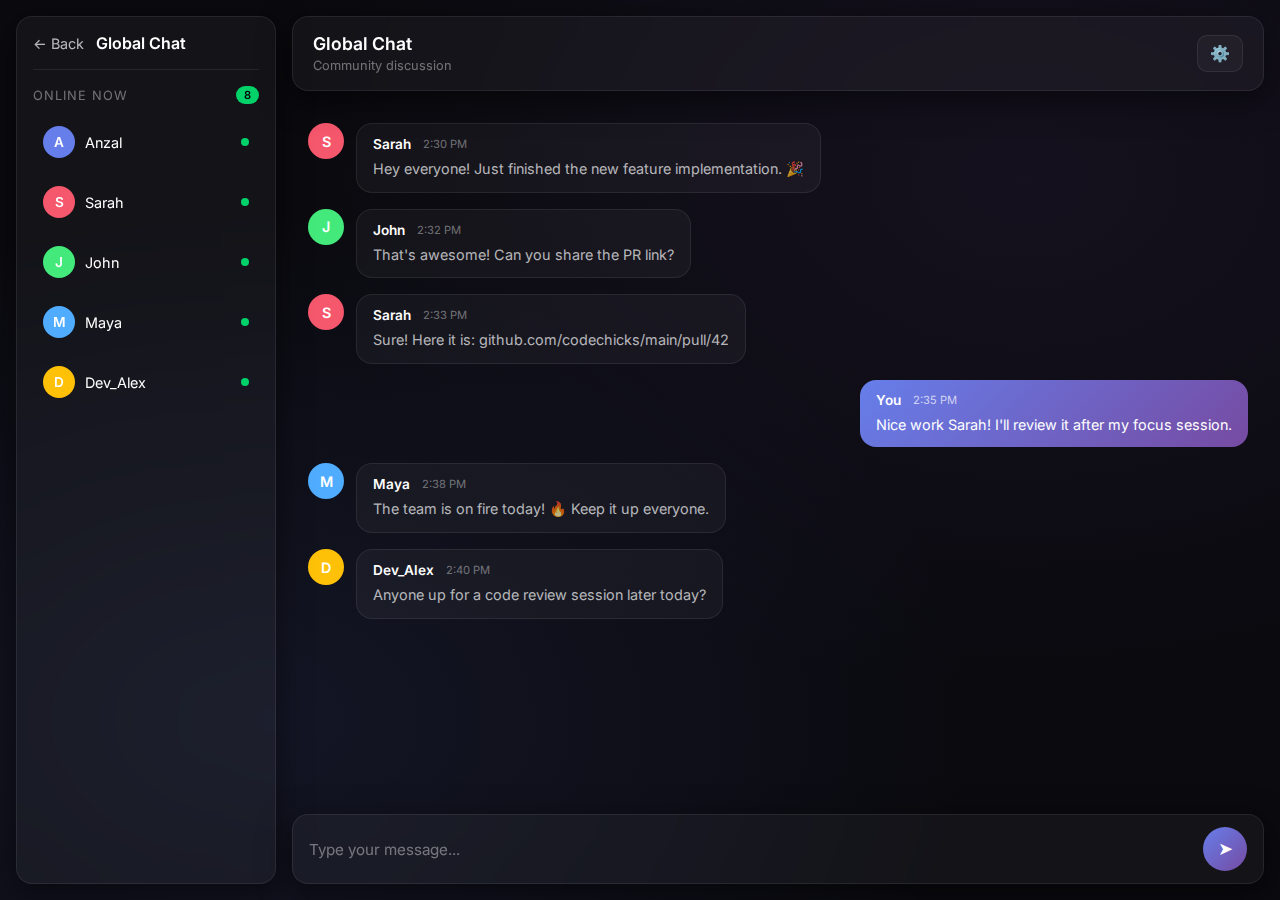
<file: chat_ui/index.html>
<!DOCTYPE html>
<html lang="en">

<head>
    <meta charset="UTF-8">
    <meta name="viewport" content="width=device-width, initial-scale=1.0">
    <title>Global Chat | CodeChicks</title>
    <meta name="description" content="CodeChicks Global Chat - Connect with the community">
    <link rel="preconnect" href="https://fonts.googleapis.com">
    <link rel="preconnect" href="https://fonts.gstatic.com" crossorigin>
    <link href="https://fonts.googleapis.com/css2?family=Inter:wght@300;400;500;600;700&display=swap" rel="stylesheet">
    <link rel="stylesheet" href="style.css">
</head>

<body>
    <div class="chat-container">
        <!-- Sidebar -->
        <aside class="chat-sidebar glass-panel">
            <div class="sidebar-header">
                <a href="/dashboard_ui/index.html" class="back-btn">← Back</a>
                <h2 class="sidebar-title">Global Chat</h2>
            </div>

            <div class="online-users">
                <div class="section-header">
                    <span class="section-title">Online Now</span>
                    <span class="online-count">8</span>
                </div>
                <div class="users-list">
                    <div class="user-item online">
                        <div class="user-avatar" style="background: #667eea;">A</div>
                        <span class="user-name">Anzal</span>
                        <span class="status-dot"></span>
                    </div>
                    <div class="user-item online">
                        <div class="user-avatar" style="background: #f5576c;">S</div>
                        <span class="user-name">Sarah</span>
                        <span class="status-dot"></span>
                    </div>
                    <div class="user-item online">
                        <div class="user-avatar" style="background: #43e97b;">J</div>
                        <span class="user-name">John</span>
                        <span class="status-dot"></span>
                    </div>
                    <div class="user-item online">
                        <div class="user-avatar" style="background: #4facfe;">M</div>
                        <span class="user-name">Maya</span>
                        <span class="status-dot"></span>
                    </div>
                    <div class="user-item online">
                        <div class="user-avatar" style="background: #ffc107;">D</div>
                        <span class="user-name">Dev_Alex</span>
                        <span class="status-dot"></span>
                    </div>
                </div>
            </div>
        </aside>

        <!-- Main Chat Area -->
        <main class="chat-main">
            <!-- Chat Header -->
            <header class="chat-header glass-panel">
                <div class="chat-info">
                    <h1 class="chat-title">Global Chat</h1>
                    <span class="chat-subtitle">Community discussion</span>
                </div>
                <div class="chat-actions">
                    <button class="action-btn glass-btn" title="Settings">⚙️</button>
                </div>
            </header>

            <!-- Messages Area -->
            <div class="messages-area" id="messages-area">
                <div class="message other">
                    <div class="message-avatar" style="background: #f5576c;">S</div>
                    <div class="message-content">
                        <div class="message-header">
                            <span class="message-author">Sarah</span>
                            <span class="message-time">2:30 PM</span>
                        </div>
                        <p class="message-text">Hey everyone! Just finished the new feature implementation. 🎉</p>
                    </div>
                </div>

                <div class="message other">
                    <div class="message-avatar" style="background: #43e97b;">J</div>
                    <div class="message-content">
                        <div class="message-header">
                            <span class="message-author">John</span>
                            <span class="message-time">2:32 PM</span>
                        </div>
                        <p class="message-text">That's awesome! Can you share the PR link?</p>
                    </div>
                </div>

                <div class="message other">
                    <div class="message-avatar" style="background: #f5576c;">S</div>
                    <div class="message-content">
                        <div class="message-header">
                            <span class="message-author">Sarah</span>
                            <span class="message-time">2:33 PM</span>
                        </div>
                        <p class="message-text">Sure! Here it is: github.com/codechicks/main/pull/42</p>
                    </div>
                </div>

                <div class="message self">
                    <div class="message-content">
                        <div class="message-header">
                            <span class="message-author">You</span>
                            <span class="message-time">2:35 PM</span>
                        </div>
                        <p class="message-text">Nice work Sarah! I'll review it after my focus session.</p>
                    </div>
                </div>

                <div class="message other">
                    <div class="message-avatar" style="background: #4facfe;">M</div>
                    <div class="message-content">
                        <div class="message-header">
                            <span class="message-author">Maya</span>
                            <span class="message-time">2:38 PM</span>
                        </div>
                        <p class="message-text">The team is on fire today! 🔥 Keep it up everyone.</p>
                    </div>
                </div>

                <div class="message other">
                    <div class="message-avatar" style="background: #ffc107;">D</div>
                    <div class="message-content">
                        <div class="message-header">
                            <span class="message-author">Dev_Alex</span>
                            <span class="message-time">2:40 PM</span>
                        </div>
                        <p class="message-text">Anyone up for a code review session later today?</p>
                    </div>
                </div>
            </div>

            <!-- Message Input -->
            <div class="message-input-area glass-panel">
                <input type="text" class="message-input" id="message-input" placeholder="Type your message..."
                    autocomplete="off">
                <button class="send-btn" id="send-btn" title="Send">
                    <span>➤</span>
                </button>
            </div>
        </main>
    </div>

    <script>
        const messageInput = document.getElementById('message-input');
        const sendBtn = document.getElementById('send-btn');
        const messagesArea = document.getElementById('messages-area');

        function sendMessage() {
            const text = messageInput.value.trim();
            if (!text) return;

            const now = new Date();
            const time = now.toLocaleTimeString('en-US', { hour: 'numeric', minute: '2-digit' });

            const messageHtml = `
                <div class="message self">
                    <div class="message-content">
                        <div class="message-header">
                            <span class="message-author">You</span>
                            <span class="message-time">${time}</span>
                        </div>
                        <p class="message-text">${text}</p>
                    </div>
                </div>
            `;

            messagesArea.insertAdjacentHTML('beforeend', messageHtml);
            messageInput.value = '';
            messagesArea.scrollTop = messagesArea.scrollHeight;
        }

        sendBtn.addEventListener('click', sendMessage);
        messageInput.addEventListener('keypress', (e) => {
            if (e.key === 'Enter') sendMessage();
        });

        // Scroll to bottom on load
        messagesArea.scrollTop = messagesArea.scrollHeight;
    </script>
</body>

</html>
</file>
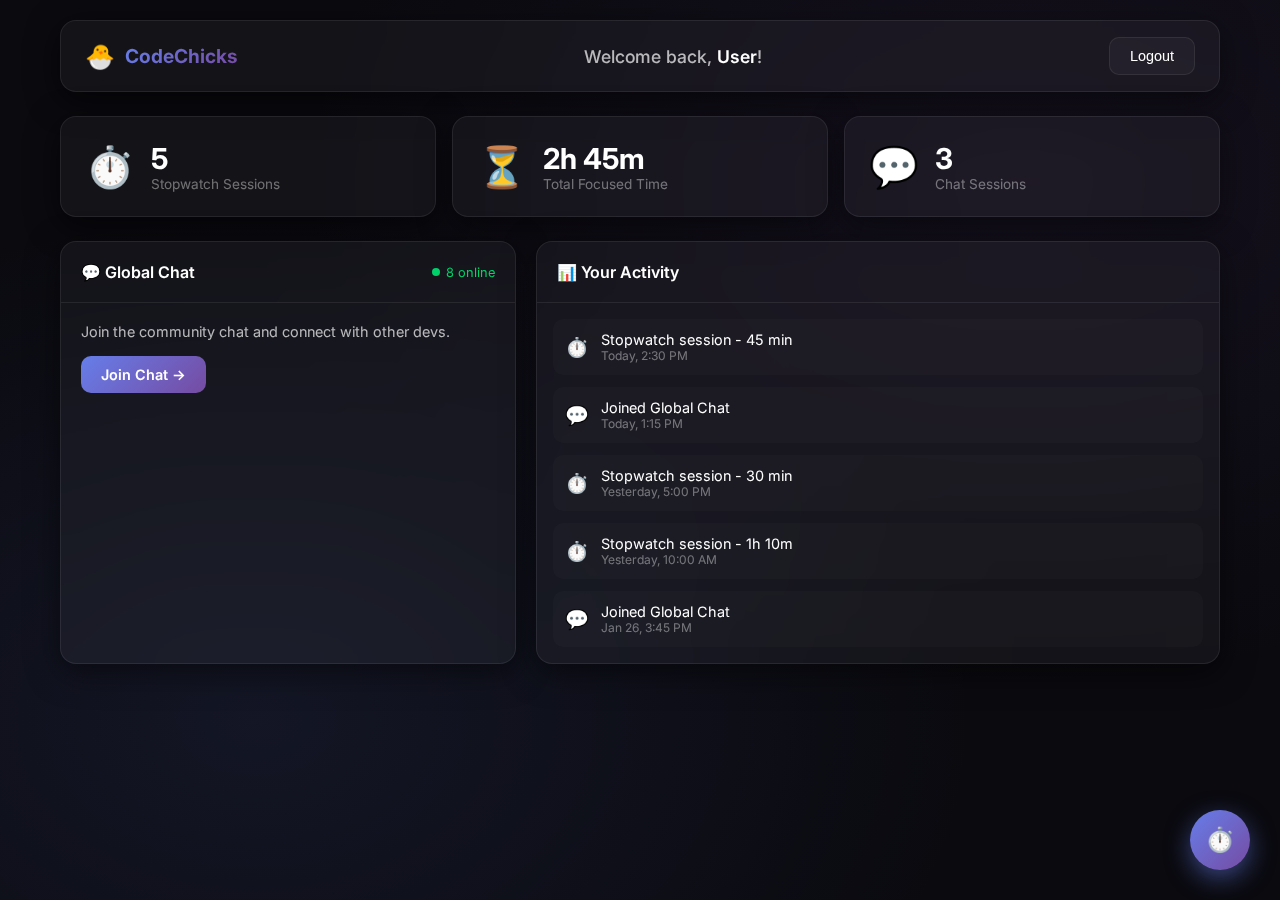
<file: dashboard_ui/index.html>
<!DOCTYPE html>
<html lang="en">

<head>
    <meta charset="UTF-8">
    <meta name="viewport" content="width=device-width, initial-scale=1.0">
    <title>Dashboard | CodeChicks</title>
    <meta name="description" content="Your personal CodeChicks dashboard">
    <link rel="preconnect" href="https://fonts.googleapis.com">
    <link rel="preconnect" href="https://fonts.gstatic.com" crossorigin>
    <link href="https://fonts.googleapis.com/css2?family=Inter:wght@300;400;500;600;700&display=swap" rel="stylesheet">
    <link rel="stylesheet" href="style.css">
</head>

<body>
    <div class="dashboard-container">
        <!-- Header -->
        <header class="dashboard-header glass-panel">
            <div class="header-left">
                <div class="logo">
                    <span class="logo-icon">🐣</span>
                    <span class="logo-text">CodeChicks</span>
                </div>
            </div>
            <div class="header-center">
                <h1 class="welcome-text">Welcome back, <span class="user-name">User</span>!</h1>
            </div>
            <div class="header-right">
                <button class="logout-btn glass-btn" onclick="logout()">Logout</button>
            </div>
        </header>

        <!-- Main Content -->
        <main class="dashboard-main">
            <!-- Stats Row -->
            <section class="stats-row">
                <!-- Stopwatch Sessions Card -->
                <div class="stat-card glass-panel">
                    <div class="stat-icon">⏱️</div>
                    <div class="stat-info">
                        <span class="stat-value" id="stopwatch-sessions">5</span>
                        <span class="stat-label">Stopwatch Sessions</span>
                    </div>
                </div>

                <!-- Total Time Card -->
                <div class="stat-card glass-panel">
                    <div class="stat-icon">⏳</div>
                    <div class="stat-info">
                        <span class="stat-value" id="total-time">2h 45m</span>
                        <span class="stat-label">Total Focused Time</span>
                    </div>
                </div>

                <!-- Chat Activity Card -->
                <div class="stat-card glass-panel">
                    <div class="stat-icon">💬</div>
                    <div class="stat-info">
                        <span class="stat-value" id="chat-joins">3</span>
                        <span class="stat-label">Chat Sessions</span>
                    </div>
                </div>
            </section>

            <!-- Content Grid -->
            <section class="content-grid">
                <!-- Global Chat Card -->
                <div class="chat-card glass-panel">
                    <div class="card-header">
                        <h2 class="card-title">💬 Global Chat</h2>
                        <div class="online-indicator">
                            <span class="online-dot"></span>
                            <span class="online-text">8 online</span>
                        </div>
                    </div>
                    <div class="card-body">
                        <p class="card-desc">Join the community chat and connect with other devs.</p>
                        <a href="/chat_ui/index.html" class="join-chat-btn glass-btn">Join Chat →</a>
                    </div>
                </div>

                <!-- Activity History Card -->
                <div class="history-card glass-panel">
                    <div class="card-header">
                        <h2 class="card-title">📊 Your Activity</h2>
                    </div>
                    <div class="history-list">
                        <div class="history-item">
                            <span class="history-icon">⏱️</span>
                            <div class="history-content">
                                <span class="history-text">Stopwatch session - 45 min</span>
                                <span class="history-time">Today, 2:30 PM</span>
                            </div>
                        </div>
                        <div class="history-item">
                            <span class="history-icon">💬</span>
                            <div class="history-content">
                                <span class="history-text">Joined Global Chat</span>
                                <span class="history-time">Today, 1:15 PM</span>
                            </div>
                        </div>
                        <div class="history-item">
                            <span class="history-icon">⏱️</span>
                            <div class="history-content">
                                <span class="history-text">Stopwatch session - 30 min</span>
                                <span class="history-time">Yesterday, 5:00 PM</span>
                            </div>
                        </div>
                        <div class="history-item">
                            <span class="history-icon">⏱️</span>
                            <div class="history-content">
                                <span class="history-text">Stopwatch session - 1h 10m</span>
                                <span class="history-time">Yesterday, 10:00 AM</span>
                            </div>
                        </div>
                        <div class="history-item">
                            <span class="history-icon">💬</span>
                            <div class="history-content">
                                <span class="history-text">Joined Global Chat</span>
                                <span class="history-time">Jan 26, 3:45 PM</span>
                            </div>
                        </div>
                    </div>
                </div>
            </section>
        </main>

        <!-- Floating Stopwatch Button -->
        <button class="floating-stopwatch-btn" id="stopwatch-toggle" title="Open Stopwatch">
            <span class="stopwatch-icon">⏱️</span>
        </button>

        <!-- Floating Stopwatch Window -->
        <div class="floating-stopwatch glass-panel" id="stopwatch-window">
            <div class="stopwatch-header" id="stopwatch-header">
                <span class="stopwatch-title">⏱️ Stopwatch</span>
                <div class="stopwatch-actions">
                    <button class="action-btn minimize" id="minimize-btn" title="Minimize">−</button>
                    <button class="action-btn close" id="close-btn" title="Close">✕</button>
                </div>
            </div>
            <div class="stopwatch-body" id="stopwatch-body">
                <div class="stopwatch-display" id="stopwatch-display">00:00:00</div>
                <div class="stopwatch-controls">
                    <button class="ctrl-btn start" id="start-btn">▶</button>
                    <button class="ctrl-btn pause" id="pause-btn">⏸</button>
                    <button class="ctrl-btn reset" id="reset-btn">↺</button>
                </div>
            </div>
        </div>
    </div>

    <script>
        // ===== Stopwatch Logic =====
        const toggleBtn = document.getElementById('stopwatch-toggle');
        const stopwatchWindow = document.getElementById('stopwatch-window');
        const closeBtn = document.getElementById('close-btn');
        const minimizeBtn = document.getElementById('minimize-btn');
        const stopwatchBody = document.getElementById('stopwatch-body');
        const header = document.getElementById('stopwatch-header');
        const startBtn = document.getElementById('start-btn');
        const pauseBtn = document.getElementById('pause-btn');
        const resetBtn = document.getElementById('reset-btn');
        const display = document.getElementById('stopwatch-display');

        let seconds = 0;
        let interval = null;
        let isRunning = false;
        let isMinimized = false;

        // Show stopwatch
        toggleBtn.addEventListener('click', () => {
            stopwatchWindow.classList.add('active');
            toggleBtn.style.display = 'none';
        });

        // Close stopwatch
        closeBtn.addEventListener('click', () => {
            stopwatchWindow.classList.remove('active');
            toggleBtn.style.display = 'flex';
        });

        // Minimize
        minimizeBtn.addEventListener('click', () => {
            isMinimized = !isMinimized;
            stopwatchBody.style.display = isMinimized ? 'none' : 'flex';
            minimizeBtn.textContent = isMinimized ? '+' : '−';
        });

        // Format time
        function formatTime(sec) {
            const h = Math.floor(sec / 3600);
            const m = Math.floor((sec % 3600) / 60);
            const s = sec % 60;
            return `${String(h).padStart(2, '0')}:${String(m).padStart(2, '0')}:${String(s).padStart(2, '0')}`;
        }

        // Start
        startBtn.addEventListener('click', () => {
            if (!isRunning) {
                isRunning = true;
                interval = setInterval(() => {
                    seconds++;
                    display.textContent = formatTime(seconds);
                }, 1000);
            }
        });

        // Pause
        pauseBtn.addEventListener('click', () => {
            isRunning = false;
            clearInterval(interval);
        });

        // Reset
        resetBtn.addEventListener('click', () => {
            isRunning = false;
            clearInterval(interval);
            seconds = 0;
            display.textContent = '00:00:00';
        });

        // ===== Draggable Window =====
        let isDragging = false;
        let offsetX = 0, offsetY = 0;

        header.addEventListener('mousedown', (e) => {
            if (e.target.tagName === 'BUTTON') return;
            isDragging = true;
            offsetX = e.clientX - stopwatchWindow.offsetLeft;
            offsetY = e.clientY - stopwatchWindow.offsetTop;
        });

        document.addEventListener('mousemove', (e) => {
            if (!isDragging) return;
            const x = Math.max(0, Math.min(e.clientX - offsetX, window.innerWidth - stopwatchWindow.offsetWidth));
            const y = Math.max(0, Math.min(e.clientY - offsetY, window.innerHeight - stopwatchWindow.offsetHeight));
            stopwatchWindow.style.left = x + 'px';
            stopwatchWindow.style.top = y + 'px';
            stopwatchWindow.style.right = 'auto';
            stopwatchWindow.style.bottom = 'auto';
        });

        document.addEventListener('mouseup', () => isDragging = false);

        // Logout
        function logout() {
            localStorage.removeItem('access_token');
            window.location.href = '/';
        }
    </script>
</body>

</html>
</file>
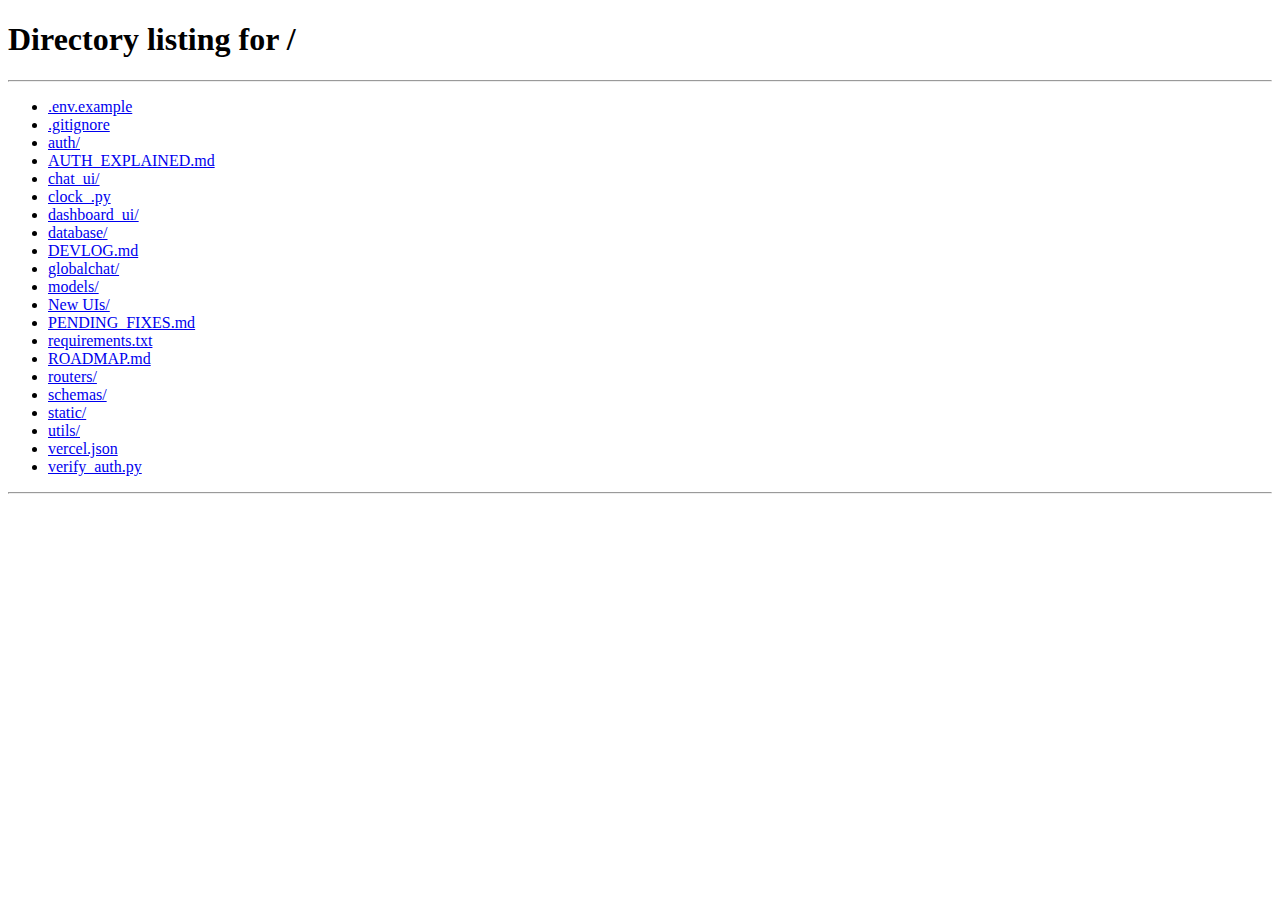
<file: static/admin/index.html>
<!DOCTYPE html>
<html lang="en">

<head>
    <meta charset="UTF-8">
    <meta name="viewport" content="width=device-width, initial-scale=1.0">
    <title>Admin Panel | CodeChicks</title>
    <meta name="description" content="CodeChicks Admin Panel - Manage users and system">
    <link rel="preconnect" href="https://fonts.googleapis.com">
    <link rel="preconnect" href="https://fonts.gstatic.com" crossorigin>
    <link href="https://fonts.googleapis.com/css2?family=Inter:wght@300;400;500;600;700&display=swap" rel="stylesheet">
    <link rel="stylesheet" href="https://cdnjs.cloudflare.com/ajax/libs/font-awesome/6.4.0/css/all.min.css">
    <link rel="stylesheet" href="/static/admin/style.css">
</head>

<body>
    <!-- Auth check -->
    <script src="/static/js/auth.js"></script>

    <div class="admin-container">
        <!-- Header -->
        <header class="admin-header glass-panel">
            <div class="header-left">
                <div class="logo">
                    <span class="logo-icon">👑</span>
                    <span class="logo-text">Admin Panel</span>
                </div>
            </div>
            <div class="header-center">
                <span class="admin-badge">ADMIN</span>
            </div>
            <div class="header-right">
                <a href="/dashboard" class="glass-btn">
                    <i class="fas fa-arrow-left"></i> Back to App
                </a>
            </div>
        </header>

        <!-- Sidebar Navigation -->
        <nav class="sidebar glass-panel">
            <ul class="nav-links">
                <li class="active"><a href="/admin"><i class="fas fa-tachometer-alt"></i> Overview</a></li>
                <li><a href="/admin/users"><i class="fas fa-users"></i> Users</a></li>
                <li><a href="/admin/messages"><i class="fas fa-comments"></i> Messages</a></li>
                <li><a href="/admin/system"><i class="fas fa-server"></i> System</a></li>
            </ul>
            <div class="nav-footer">
                <button class="logout-btn" onclick="logout()">
                    <i class="fas fa-sign-out-alt"></i> Logout
                </button>
            </div>
        </nav>

        <!-- Main Content -->
        <main class="admin-main">
            <!-- Stats Overview -->
            <section class="stats-grid">
                <div class="stat-card glass-panel">
                    <div class="stat-icon users">
                        <i class="fas fa-users"></i>
                    </div>
                    <div class="stat-content">
                        <span class="stat-value" id="totalUsers">--</span>
                        <span class="stat-label">Total Users</span>
                    </div>
                </div>

                <div class="stat-card glass-panel">
                    <div class="stat-icon active">
                        <i class="fas fa-user-check"></i>
                    </div>
                    <div class="stat-content">
                        <span class="stat-value" id="activeUsers">--</span>
                        <span class="stat-label">Active Users</span>
                    </div>
                </div>

                <div class="stat-card glass-panel">
                    <div class="stat-icon messages">
                        <i class="fas fa-comment-dots"></i>
                    </div>
                    <div class="stat-content">
                        <span class="stat-value" id="totalMessages">--</span>
                        <span class="stat-label">Total Messages</span>
                    </div>
                </div>

                <div class="stat-card glass-panel">
                    <div class="stat-icon admins">
                        <i class="fas fa-crown"></i>
                    </div>
                    <div class="stat-content">
                        <span class="stat-value" id="adminCount">--</span>
                        <span class="stat-label">Admins</span>
                    </div>
                </div>
            </section>

            <!-- Quick Actions -->
            <section class="quick-actions glass-panel">
                <h2 class="section-title">⚡ Quick Actions</h2>
                <div class="action-buttons">
                    <a href="/admin/users" class="action-btn">
                        <i class="fas fa-user-plus"></i>
                        <span>Manage Users</span>
                    </a>
                    <a href="/admin/messages" class="action-btn">
                        <i class="fas fa-broom"></i>
                        <span>Moderate Chat</span>
                    </a>
                    <button class="action-btn" onclick="refreshStats()">
                        <i class="fas fa-sync-alt"></i>
                        <span>Refresh Stats</span>
                    </button>
                </div>
            </section>

            <!-- Recent Activity -->
            <section class="recent-activity glass-panel">
                <h2 class="section-title">📊 System Status</h2>
                <div class="system-info">
                    <div class="info-row">
                        <span class="info-label">Database</span>
                        <span class="info-value status-ok" id="dbStatus">
                            <i class="fas fa-circle"></i> Connected
                        </span>
                    </div>
                    <div class="info-row">
                        <span class="info-label">Server Time</span>
                        <span class="info-value" id="serverTime">--</span>
                    </div>
                    <div class="info-row">
                        <span class="info-label">Version</span>
                        <span class="info-value">v1.0.0</span>
                    </div>
                </div>
            </section>
        </main>
    </div>

    <script>
        // Check admin access
        document.addEventListener('DOMContentLoaded', async () => {
            await checkAdminAccess();
            await loadAdminStats();
            updateServerTime();
            setInterval(updateServerTime, 1000);
        });

        async function checkAdminAccess() {
            try {
                const response = await authFetch('/auth/me');
                if (!response || !response.ok) return;

                const user = await response.json();
                if (user.role !== 'admin') {
                    // Not admin, redirect to dashboard
                    alert('Admin access required');
                    window.location.href = '/dashboard';
                }
            } catch (error) {
                console.error('Admin check failed:', error);
                window.location.href = '/dashboard';
            }
        }

        async function loadAdminStats() {
            try {
                const response = await authFetch('/api/admin/stats');
                if (!response || !response.ok) {
                    console.error('Failed to load admin stats');
                    return;
                }

                const stats = await response.json();
                document.getElementById('totalUsers').textContent = stats.total_users || 0;
                document.getElementById('activeUsers').textContent = stats.active_users || 0;
                document.getElementById('totalMessages').textContent = stats.total_messages || 0;
                document.getElementById('adminCount').textContent = stats.admin_count || 0;
            } catch (error) {
                console.error('Error loading stats:', error);
            }
        }

        async function refreshStats() {
            const btn = event.target.closest('.action-btn');
            const icon = btn.querySelector('i');
            icon.classList.add('fa-spin');

            await loadAdminStats();

            setTimeout(() => {
                icon.classList.remove('fa-spin');
            }, 500);
        }

        function updateServerTime() {
            const now = new Date();
            const options = {
                timeZone: 'Asia/Kolkata',
                year: 'numeric',
                month: 'short',
                day: 'numeric',
                hour: '2-digit',
                minute: '2-digit',
                second: '2-digit'
            };
            document.getElementById('serverTime').textContent = now.toLocaleString('en-IN', options) + ' IST';
        }
    </script>
</body>

</html>
</file>
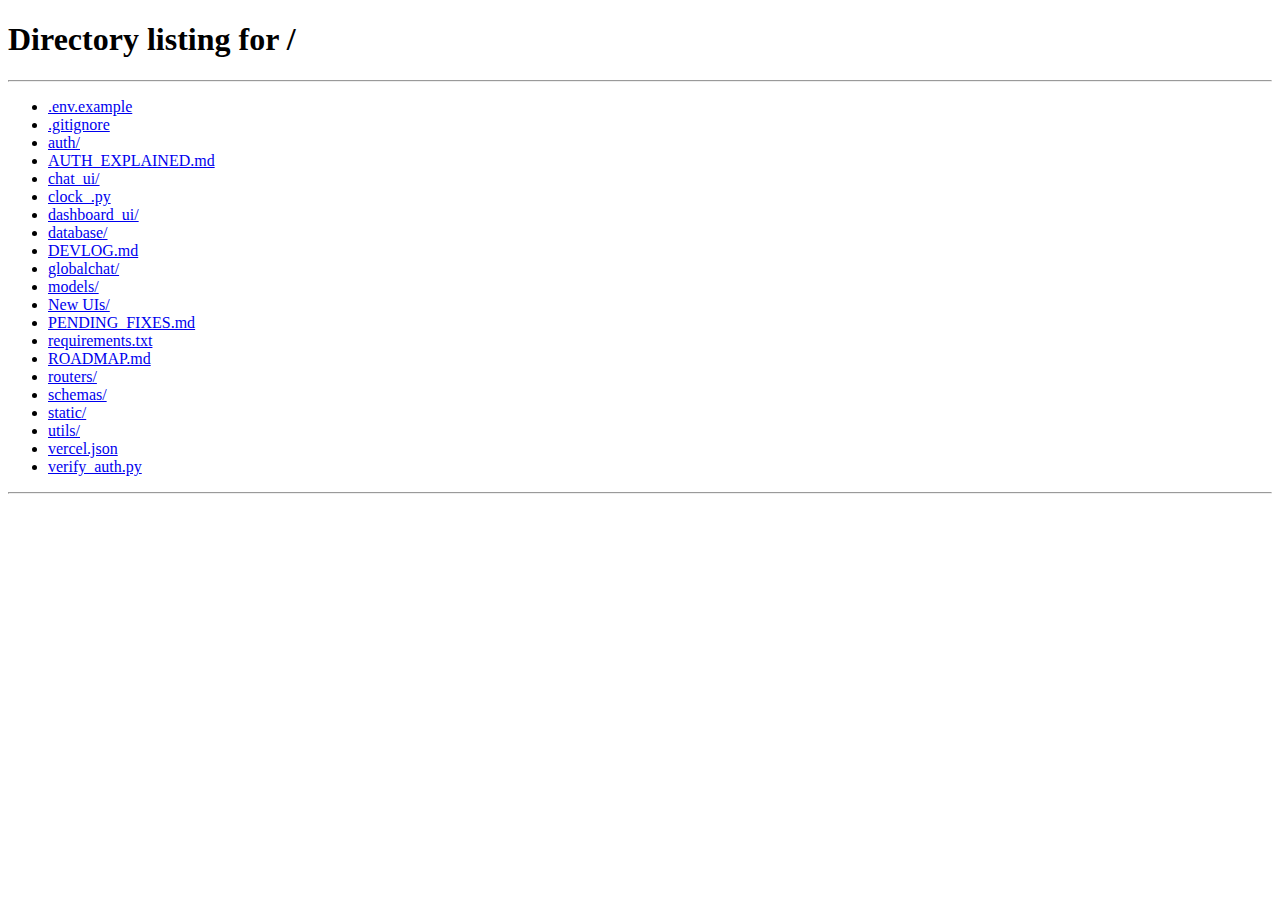
<file: static/chat/index.html>
<!DOCTYPE html>
<html lang="en">

<head>
    <meta charset="UTF-8">
    <meta name="viewport" content="width=device-width, initial-scale=1.0">
    <title>Global Chat | CodeChicks</title>
    <meta name="description" content="CodeChicks Global Chat - Connect with the community">
    <link rel="preconnect" href="https://fonts.googleapis.com">
    <link rel="preconnect" href="https://fonts.gstatic.com" crossorigin>
    <link href="https://fonts.googleapis.com/css2?family=Inter:wght@300;400;500;600;700&display=swap" rel="stylesheet">
    <link rel="stylesheet" href="https://cdnjs.cloudflare.com/ajax/libs/font-awesome/6.4.0/css/all.min.css">
    <link rel="stylesheet" href="/static/chat/style.css">
</head>

<body>
    <!-- Auth check - redirects if no token -->
    <script src="/static/js/auth.js"></script>

    <div class="chat-container">
        <!-- Sidebar -->
        <aside class="chat-sidebar glass-panel">
            <div class="sidebar-header">
                <a href="/dashboard" class="back-btn">← Back</a>
                <h2 class="sidebar-title">Global Chat</h2>
            </div>

            <div class="sidebar-nav">
                <ul class="nav-links">
                    <li><a href="/dashboard"><i class="fas fa-chart-pie"></i> Dashboard</a></li>
                    <li class="active"><a href="/chat"><i class="fas fa-comments"></i> Chat</a></li>
                    <li><a href="/clock"><i class="fas fa-clock"></i> Timer</a></li>
                    <li><a href="/settings"><i class="fas fa-cog"></i> Settings</a></li>
                </ul>
                <div class="admin-link" id="adminLink" style="display: none;">
                    <a href="/admin" class="admin-btn">
                        <i class="fas fa-crown"></i> Admin Panel
                    </a>
                </div>
            </div>

            <div class="online-users">
                <div class="section-header">
                    <span class="section-title">Online Now</span>
                    <span class="online-count" id="onlineCount">--</span>
                </div>
                <div class="users-list" id="usersList">
                    <!-- Users will be populated here -->
                    <div class="loading-users">
                        <i class="fas fa-spinner fa-spin"></i>
                    </div>
                </div>
            </div>

            <div class="sidebar-footer">
                <button class="logout-btn glass-btn" onclick="logout()">
                    <i class="fas fa-sign-out-alt"></i> Logout
                </button>
            </div>
        </aside>

        <!-- Main Chat Area -->
        <main class="chat-main">
            <!-- Chat Header -->
            <header class="chat-header glass-panel">
                <div class="chat-info">
                    <h1 class="chat-title">Global Chat</h1>
                    <span class="chat-subtitle" id="statusText">Connecting...</span>
                </div>
                <div class="chat-actions">
                    <button class="action-btn glass-btn" onclick="loadMessages()" title="Refresh">
                        <i class="fas fa-sync-alt"></i>
                    </button>
                </div>
            </header>

            <!-- Messages Area -->
            <div class="messages-area" id="messages-area">
                <div class="loading-indicator" id="loadingMessages">
                    <i class="fas fa-spinner fa-spin"></i> Loading messages...
                </div>
            </div>

            <!-- Message Input -->
            <div class="message-input-area glass-panel">
                <form id="messageForm" onsubmit="sendMessage(event)">
                    <input type="text" class="message-input" id="message-input" placeholder="Type your message..."
                        autocomplete="off" required>
                    <button type="submit" class="send-btn" id="send-btn" title="Send">
                        <span>➤</span>
                    </button>
                </form>
            </div>
        </main>
    </div>

    <script>
        let currentUserEmail = null;
        let currentUserName = null;

        // Initialize on page load
        document.addEventListener('DOMContentLoaded', async () => {
            const user = await getCurrentUser();
            if (user) {
                currentUserEmail = user.email;
                currentUserName = user.display_name || user.username || user.email.split('@')[0];

                // Show admin link for admin users
                if (user.role === 'admin') {
                    document.getElementById('adminLink').style.display = 'block';
                }
            }
            await loadMessages();
            await loadChatStatus();

            // Auto-refresh every 5 seconds
            setInterval(loadMessages, 5000);
        });

        async function loadChatStatus() {
            try {
                const response = await authFetch('/api/chat/status');
                if (response && response.ok) {
                    const data = await response.json();
                    document.getElementById('statusText').textContent =
                        `${data.total_messages} messages`;

                    // Update online count (placeholder for now)
                    document.getElementById('onlineCount').textContent = data.active_users || '--';

                    // Populate users list placeholder
                    const usersList = document.getElementById('usersList');
                    usersList.innerHTML = `
                        <div class="user-item online">
                            <div class="user-avatar" style="background: #667eea;">${currentUserName ? currentUserName[0].toUpperCase() : 'U'}</div>
                            <span class="user-name">${currentUserName || 'You'} (You)</span>
                            <span class="status-dot"></span>
                        </div>
                    `;
                }
            } catch (error) {
                document.getElementById('statusText').textContent = 'Offline';
            }
        }

        async function loadMessages() {
            try {
                const response = await authFetch('/api/chat/messages?page_size=50');
                if (!response || !response.ok) return;

                const data = await response.json();
                const area = document.getElementById('messages-area');
                const loading = document.getElementById('loadingMessages');

                if (loading) loading.style.display = 'none';

                // Clear and rebuild messages (reverse to show oldest first)
                const messages = data.messages.reverse();

                if (messages.length === 0) {
                    area.innerHTML = '<div class="empty-state"><i class="fas fa-comment-slash"></i><p>No messages yet. Start the conversation!</p></div>';
                    return;
                }

                area.innerHTML = messages.map(msg => {
                    const isSelf = msg.sender_id === currentUserEmail;
                    const displayName = msg.sender_name || msg.sender_id.split('@')[0];
                    const avatarLetter = displayName[0].toUpperCase();
                    const avatarColor = getAvatarColor(msg.sender_id);

                    if (isSelf) {
                        return `
                            <div class="message self">
                                <div class="message-content">
                                    <div class="message-header">
                                        <span class="message-author">You</span>
                                        <span class="message-time">${formatTime(msg.timestamp)}</span>
                                    </div>
                                    <p class="message-text">${escapeHtml(msg.content)}</p>
                                </div>
                            </div>
                        `;
                    } else {
                        return `
                            <div class="message other">
                                <div class="message-avatar" style="background: ${avatarColor};">${avatarLetter}</div>
                                <div class="message-content">
                                    <div class="message-header">
                                        <span class="message-author">${escapeHtml(displayName)}</span>
                                        <span class="message-time">${formatTime(msg.timestamp)}</span>
                                    </div>
                                    <p class="message-text">${escapeHtml(msg.content)}</p>
                                </div>
                            </div>
                        `;
                    }
                }).join('');

                // Scroll to bottom
                area.scrollTop = area.scrollHeight;

                // Update status
                document.getElementById('statusText').textContent =
                    `${data.total_count} message${data.total_count !== 1 ? 's' : ''}`;

            } catch (error) {
                console.error('Failed to load messages:', error);
            }
        }

        async function sendMessage(event) {
            event.preventDefault();

            const input = document.getElementById('message-input');
            const btn = document.getElementById('send-btn');
            const content = input.value.trim();

            if (!content) return;

            btn.disabled = true;
            input.disabled = true;

            try {
                const response = await authFetch('/api/chat/messages', {
                    method: 'POST',
                    body: JSON.stringify({ content: content })
                });

                if (response && response.ok) {
                    input.value = '';
                    await loadMessages(); // Refresh to show new message
                } else {
                    alert('Failed to send message');
                }
            } catch (error) {
                console.error('Send error:', error);
                alert('Network error. Please try again.');
            } finally {
                btn.disabled = false;
                input.disabled = false;
                input.focus();
            }
        }

        function formatTime(timestamp) {
            // Server sends IST timestamps with timezone offset
            const date = new Date(timestamp);
            const now = new Date();

            // Format options - use IST timezone explicitly
            const timeOptions = {
                hour: '2-digit',
                minute: '2-digit',
                hour12: true,
                timeZone: 'Asia/Kolkata'
            };
            const dateOptions = {
                month: 'short',
                day: 'numeric',
                timeZone: 'Asia/Kolkata'
            };

            // Check if same day in IST
            const dateFormatter = new Intl.DateTimeFormat('en-IN', {
                year: 'numeric', month: '2-digit', day: '2-digit',
                timeZone: 'Asia/Kolkata'
            });
            const isToday = dateFormatter.format(date) === dateFormatter.format(now);

            if (isToday) {
                return date.toLocaleTimeString('en-IN', timeOptions);
            }
            return date.toLocaleDateString('en-IN', dateOptions) +
                ' ' + date.toLocaleTimeString('en-IN', timeOptions);
        }

        function escapeHtml(text) {
            const div = document.createElement('div');
            div.textContent = text;
            return div.innerHTML;
        }

        function getAvatarColor(email) {
            // Generate consistent color based on email
            const colors = ['#667eea', '#f5576c', '#43e97b', '#4facfe', '#ffc107', '#ff6b6b', '#48dbfb', '#ff9ff3'];
            let hash = 0;
            for (let i = 0; i < email.length; i++) {
                hash = email.charCodeAt(i) + ((hash << 5) - hash);
            }
            return colors[Math.abs(hash) % colors.length];
        }
    </script>
</body>

</html>
</file>
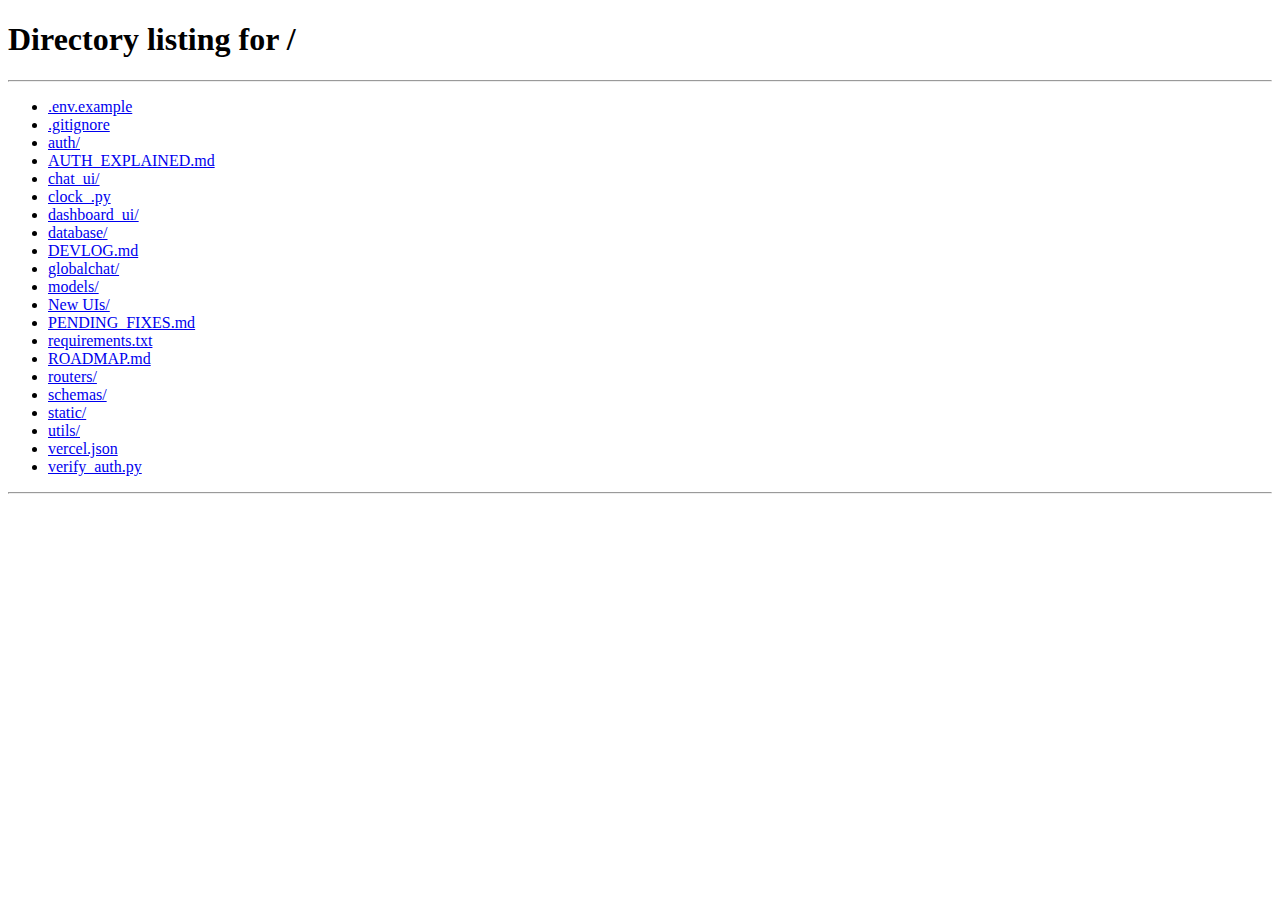
<file: static/clock/index.html>
<!DOCTYPE html>
<html lang="en">

<head>
    <meta charset="UTF-8">
    <meta name="viewport" content="width=device-width, initial-scale=1.0">
    <title>Timer | CodeChicks</title>
    <link rel="preconnect" href="https://fonts.googleapis.com">
    <link rel="preconnect" href="https://fonts.gstatic.com" crossorigin>
    <link href="https://fonts.googleapis.com/css2?family=Inter:wght@300;400;500;600;700&display=swap" rel="stylesheet">
    <link rel="stylesheet" href="https://cdnjs.cloudflare.com/ajax/libs/font-awesome/6.4.0/css/all.min.css">
    <style>
        :root {
            --bg-dark: #0a0a0f;
            --glass-bg: rgba(255, 255, 255, 0.04);
            --glass-border: rgba(255, 255, 255, 0.08);
            --glass-shadow: 0 8px 32px rgba(0, 0, 0, 0.5);
            --text-primary: #ffffff;
            --text-secondary: rgba(255, 255, 255, 0.7);
            --text-muted: rgba(255, 255, 255, 0.4);
            --accent: #667eea;
            --accent-gradient: linear-gradient(135deg, #667eea 0%, #764ba2 100%);
            --admin-gradient: linear-gradient(135deg, #f59e0b 0%, #d97706 100%);
            --success: #00d26a;
            --radius: 16px;
            --radius-sm: 10px;
        }

        *,
        *::before,
        *::after {
            margin: 0;
            padding: 0;
            box-sizing: border-box;
        }

        body {
            font-family: 'Inter', sans-serif;
            height: 100vh;
            margin: 0;
            color: var(--text-primary);
            overflow: hidden;
            background-color: var(--bg-dark);
        }

        /* Background Image with Overlay */
        body::before {
            content: '';
            position: absolute;
            top: 0;
            left: 0;
            width: 100%;
            height: 100%;
            background: url('/static/img/bg.png') no-repeat center center/cover;
            z-index: -2;
        }

        body::after {
            content: '';
            position: absolute;
            top: 0;
            left: 0;
            width: 100%;
            height: 100%;
            background: rgba(0, 0, 0, 0.5);
            backdrop-filter: blur(5px);
            z-index: -1;
        }

        /* Glass Classes */
        .glass-panel {
            background: var(--glass-bg);
            backdrop-filter: blur(20px);
            -webkit-backdrop-filter: blur(20px);
            border: 1px solid var(--glass-border);
            border-radius: var(--radius);
            box-shadow: var(--glass-shadow);
        }

        /* Container */
        .timer-container {
            display: flex;
            height: 100vh;
            padding: 20px;
            gap: 20px;
        }

        /* Sidebar */
        .sidebar {
            width: 240px;
            display: flex;
            flex-direction: column;
            padding: 20px 16px;
            gap: 16px;
        }

        .sidebar-header {
            padding-bottom: 16px;
            border-bottom: 1px solid var(--glass-border);
        }

        .logo {
            display: flex;
            align-items: center;
            gap: 10px;
        }

        .logo-icon {
            font-size: 1.5rem;
        }

        .logo-text {
            font-size: 1.2rem;
            font-weight: 700;
            background: var(--accent-gradient);
            -webkit-background-clip: text;
            -webkit-text-fill-color: transparent;
            background-clip: text;
        }

        .nav-links {
            list-style: none;
            display: flex;
            flex-direction: column;
            gap: 8px;
        }

        .nav-links li a {
            display: flex;
            align-items: center;
            gap: 12px;
            padding: 12px 16px;
            border-radius: var(--radius-sm);
            color: var(--text-secondary);
            text-decoration: none;
            font-size: 0.95rem;
            transition: all 0.2s ease;
        }

        .nav-links li a:hover {
            background: rgba(255, 255, 255, 0.05);
            color: var(--text-primary);
        }

        .nav-links li.active a {
            background: var(--accent-gradient);
            color: white;
        }

        .nav-links li a i {
            width: 20px;
            text-align: center;
        }

        /* Admin Link */
        .admin-link {
            margin-top: 16px;
            padding-top: 16px;
            border-top: 1px solid var(--glass-border);
        }

        .admin-btn {
            display: flex;
            align-items: center;
            gap: 12px;
            padding: 12px 16px;
            border-radius: var(--radius-sm);
            background: var(--admin-gradient);
            color: #000;
            text-decoration: none;
            font-size: 0.95rem;
            font-weight: 600;
            transition: all 0.2s ease;
        }

        .admin-btn:hover {
            transform: translateY(-2px);
            box-shadow: 0 4px 12px rgba(245, 158, 11, 0.3);
        }

        .sidebar-footer {
            margin-top: auto;
            padding-top: 16px;
            border-top: 1px solid var(--glass-border);
        }

        .logout-btn {
            width: 100%;
            padding: 12px 16px;
            background: rgba(255, 71, 87, 0.1);
            border: 1px solid rgba(255, 71, 87, 0.3);
            color: #ff4757;
            border-radius: var(--radius-sm);
            cursor: pointer;
            font-family: inherit;
            font-size: 0.9rem;
            display: flex;
            align-items: center;
            justify-content: center;
            gap: 8px;
            transition: all 0.2s ease;
        }

        .logout-btn:hover {
            background: rgba(255, 71, 87, 0.2);
        }

        /* Main Content */
        .main-content {
            flex: 1;
            display: flex;
            flex-direction: column;
            justify-content: center;
            align-items: center;
            gap: 24px;
        }

        .header-content {
            text-align: center;
        }

        .header-content h1 {
            font-size: 2.5rem;
            margin-bottom: 0.5rem;
            background: var(--accent-gradient);
            -webkit-background-clip: text;
            background-clip: text;
            -webkit-text-fill-color: transparent;
        }

        .header-content p {
            color: var(--text-muted);
            font-size: 1rem;
        }

        /* Clock Container */
        #clock-container {
            background: var(--glass-bg);
            backdrop-filter: blur(20px);
            -webkit-backdrop-filter: blur(20px);
            border: 1px solid var(--glass-border);
            border-radius: var(--radius);
            box-shadow: var(--glass-shadow);
            padding: 40px 60px;
            cursor: move;
            user-select: none;
            display: flex;
            flex-direction: column;
            align-items: center;
            justify-content: center;
            gap: 24px;
            transition: transform 0.1s;
        }

        #clock-time {
            font-size: 5rem;
            font-weight: 700;
            color: var(--accent);
            text-shadow: 0 2px 4px rgba(0, 0, 0, 0.8);
            font-variant-numeric: tabular-nums;
            letter-spacing: 2px;
            line-height: 1;
        }

        .controls {
            display: flex;
            gap: 16px;
        }

        .ctrl-btn {
            padding: 14px 28px;
            border-radius: var(--radius-sm);
            cursor: pointer;
            font-weight: 600;
            transition: all 0.2s ease;
            text-transform: uppercase;
            font-size: 0.9rem;
            letter-spacing: 1px;
            border: 1px solid var(--glass-border);
            background: var(--glass-bg);
            color: var(--text-primary);
            font-family: inherit;
        }

        .ctrl-btn:hover {
            transform: translateY(-2px);
        }

        #btn-toggle {
            background: rgba(0, 210, 106, 0.2);
            border-color: rgba(0, 210, 106, 0.3);
        }

        #btn-toggle:hover {
            background: rgba(0, 210, 106, 0.3);
            box-shadow: 0 4px 15px rgba(0, 210, 106, 0.2);
        }

        #btn-toggle.running {
            background: rgba(255, 71, 87, 0.2);
            border-color: rgba(255, 71, 87, 0.3);
        }

        #btn-toggle.running:hover {
            background: rgba(255, 71, 87, 0.3);
            box-shadow: 0 4px 15px rgba(255, 71, 87, 0.2);
        }

        #btn-reset {
            background: rgba(255, 193, 7, 0.2);
            border-color: rgba(255, 193, 7, 0.3);
        }

        #btn-reset:hover {
            background: rgba(255, 193, 7, 0.3);
            box-shadow: 0 4px 15px rgba(255, 193, 7, 0.2);
        }

        /* Responsive */
        @media (max-width: 900px) {
            .sidebar {
                display: none;
            }

            #clock-time {
                font-size: 3rem;
            }

            #clock-container {
                padding: 30px 40px;
            }
        }
    </style>
</head>

<body>
    <!-- Auth check -->
    <script src="/static/js/auth.js"></script>

    <div class="timer-container">
        <!-- Sidebar -->
        <aside class="sidebar glass-panel">
            <div class="sidebar-header">
                <div class="logo">
                    <span class="logo-icon">🐣</span>
                    <span class="logo-text">CodeChicks</span>
                </div>
            </div>

            <ul class="nav-links">
                <li><a href="/dashboard"><i class="fas fa-chart-pie"></i> Dashboard</a></li>
                <li><a href="/chat"><i class="fas fa-comments"></i> Chat</a></li>
                <li class="active"><a href="/clock"><i class="fas fa-clock"></i> Timer</a></li>
                <li><a href="/settings"><i class="fas fa-cog"></i> Settings</a></li>
            </ul>

            <div class="admin-link" id="adminLink" style="display: none;">
                <a href="/admin" class="admin-btn">
                    <i class="fas fa-crown"></i> Admin Panel
                </a>
            </div>

            <div class="sidebar-footer">
                <button class="logout-btn" onclick="logout()">
                    <i class="fas fa-sign-out-alt"></i> Logout
                </button>
            </div>
        </aside>

        <!-- Main Content -->
        <main class="main-content">
            <div class="header-content">
                <h1>⏱️ Floating Timer</h1>
                <p>Drag the timer around! Use buttons to control.</p>
            </div>

            <div id="clock-container">
                <div id="clock-time">00:00:00</div>
                <div class="controls">
                    <button class="ctrl-btn" id="btn-toggle" onclick="toggleTimer()">Start</button>
                    <button class="ctrl-btn" id="btn-reset" onclick="resetTimer()">Reset</button>
                </div>
            </div>
        </main>
    </div>

    <script src="/static/js/clock.js"></script>
    <script>
        // Check for Auth and role
        document.addEventListener('DOMContentLoaded', async () => {
            const user = await getCurrentUser();
            if (user && user.role === 'admin') {
                document.getElementById('adminLink').style.display = 'block';
            }
        });
    </script>
</body>

</html>
</file>
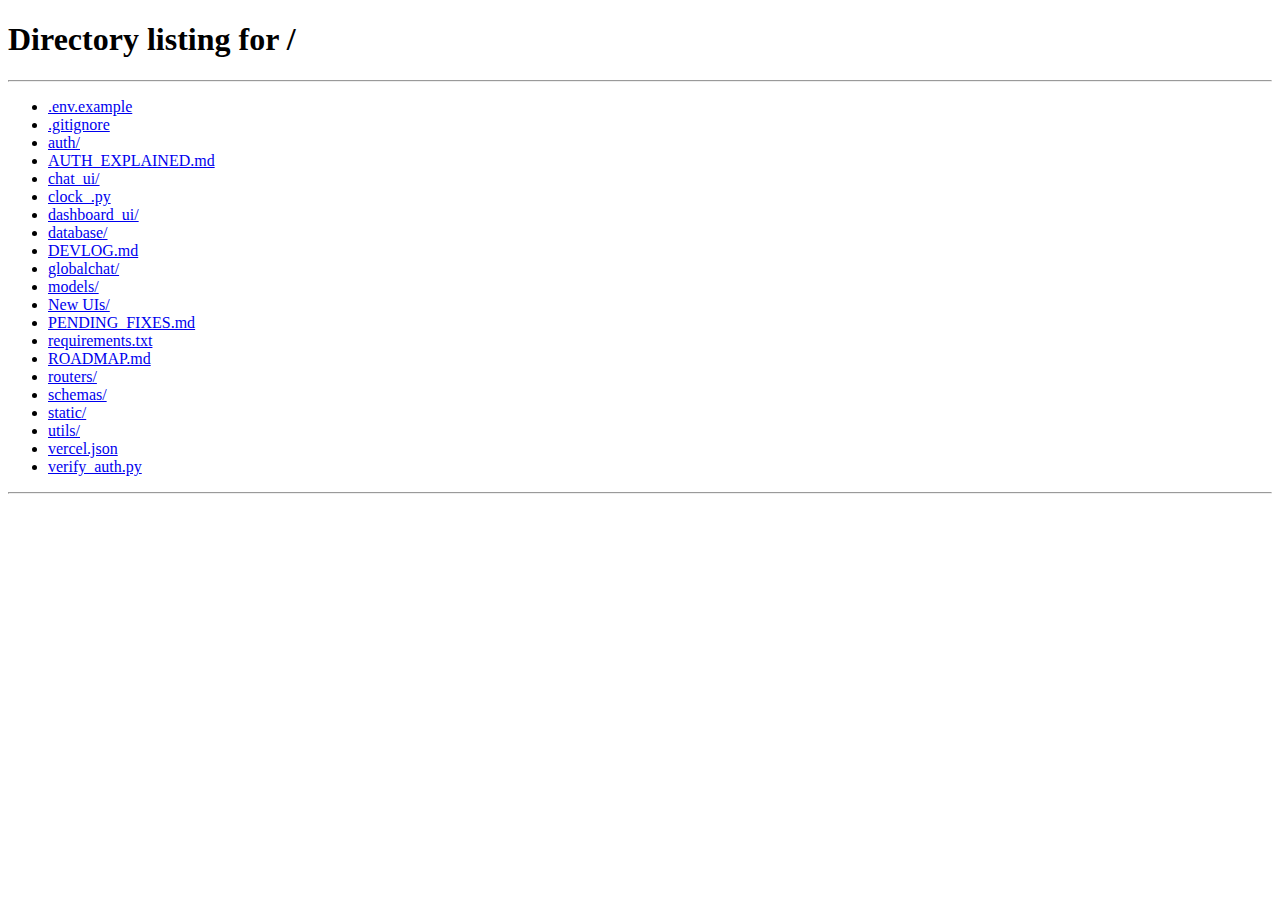
<file: static/dashboard/index.html>
<!DOCTYPE html>
<html lang="en">

<head>
    <meta charset="UTF-8">
    <meta name="viewport" content="width=device-width, initial-scale=1.0">
    <title>Dashboard | CodeChicks</title>
    <meta name="description" content="Your personal CodeChicks dashboard">
    <link rel="preconnect" href="https://fonts.googleapis.com">
    <link rel="preconnect" href="https://fonts.gstatic.com" crossorigin>
    <link href="https://fonts.googleapis.com/css2?family=Inter:wght@300;400;500;600;700&display=swap" rel="stylesheet">
    <link rel="stylesheet" href="https://cdnjs.cloudflare.com/ajax/libs/font-awesome/6.4.0/css/all.min.css">
    <link rel="stylesheet" href="/static/dashboard/style.css?v=2">
    <link rel="stylesheet" href="/static/css/timer-overlay.css?v=2">
</head>

<body>
    <!-- Auth check - redirects if no token -->
    <script src="/static/js/auth.js"></script>

    <div class="dashboard-container">
        <!-- Header -->
        <header class="dashboard-header glass-panel">
            <div class="header-left">
                <div class="logo">
                    <span class="logo-icon">🐣</span>
                    <span class="logo-text">CodeChicks</span>
                </div>
            </div>
            <div class="header-center">
                <h1 class="welcome-text">Welcome back, <span class="user-name" id="userName">User</span>!</h1>
            </div>
            <div class="header-right">
                <span class="role-badge" id="roleBadge">USER</span>
                <button class="logout-btn glass-btn" onclick="logout()">Logout</button>
            </div>
        </header>

        <!-- Navigation Sidebar -->
        <nav class="sidebar glass-panel">
            <ul class="nav-links">
                <li class="active"><a href="/dashboard"><i class="fas fa-chart-pie"></i> Dashboard</a></li>
                <li><a href="/chat"><i class="fas fa-comments"></i> Chat</a></li>
                <li><a href="/clock"><i class="fas fa-clock"></i> Timer</a></li>
                <li><a href="/settings"><i class="fas fa-cog"></i> Settings</a></li>
            </ul>
            <div class="admin-link" id="adminLink" style="display: none;">
                <a href="/admin" class="admin-btn">
                    <i class="fas fa-crown"></i> Admin Panel
                </a>
            </div>
        </nav>

        <!-- Main Content -->
        <main class="dashboard-main">
            <!-- Stats Row -->
            <section class="stats-row">
                <!-- Stopwatch Sessions Card -->
                <div class="stat-card glass-panel">
                    <div class="stat-icon">⏱️</div>
                    <div class="stat-info">
                        <span class="stat-value" id="timerStarts">--</span>
                        <span class="stat-label">Timer Sessions</span>
                    </div>
                </div>

                <!-- Total Time Card -->
                <div class="stat-card glass-panel">
                    <div class="stat-icon">⏳</div>
                    <div class="stat-info">
                        <span class="stat-value" id="avgSession">-- min</span>
                        <span class="stat-label">Avg Session</span>
                    </div>
                </div>

                <!-- Chat Activity Card -->
                <div class="stat-card glass-panel">
                    <div class="stat-icon">💬</div>
                    <div class="stat-info">
                        <span class="stat-value" id="totalMessages">--</span>
                        <span class="stat-label">Total Messages</span>
                    </div>
                </div>

                <!-- Users Card (Admin Only) -->
                <div class="stat-card glass-panel admin-only" id="usersCard" style="display: none;">
                    <div class="stat-icon">👥</div>
                    <div class="stat-info">
                        <span class="stat-value" id="totalUsers">--</span>
                        <span class="stat-label">Total Users</span>
                    </div>
                </div>
            </section>

            <!-- Content Grid -->
            <section class="content-grid">
                <!-- Global Chat Card -->
                <div class="chat-card glass-panel">
                    <div class="card-header">
                        <h2 class="card-title">💬 Global Chat</h2>
                        <div class="online-indicator">
                            <span class="online-dot"></span>
                            <span class="online-text" id="activeUsers">-- online</span>
                        </div>
                    </div>
                    <div class="card-body">
                        <p class="card-desc">Join the community chat and connect with other devs.</p>
                        <a href="/chat" class="join-chat-btn glass-btn">Join Chat →</a>
                    </div>
                </div>

                <!-- Activity History Card -->
                <div class="history-card glass-panel">
                    <div class="card-header">
                        <h2 class="card-title">📊 Your Activity</h2>
                        <span class="last-updated" id="lastUpdated">--</span>
                    </div>
                    <div class="history-list" id="activityList">
                        <div class="history-item">
                            <span class="history-icon">📈</span>
                            <div class="history-content">
                                <span class="history-text">Total Sessions: <strong id="totalSessions">--</strong></span>
                                <span class="history-time">All time activity</span>
                            </div>
                        </div>
                        <div class="history-item">
                            <span class="history-icon">👤</span>
                            <div class="history-content">
                                <span class="history-text">New Users Today: <strong id="newUsers">--</strong></span>
                                <span class="history-time">Community growth</span>
                            </div>
                        </div>
                    </div>
                </div>
            </section>
        </main>


    </div>



    <script src="/static/js/timer-overlay.js?v=3"></script>
    <script>
        // ===== Dashboard Data Loading =====
        document.addEventListener('DOMContentLoaded', async () => {
            await loadUserInfo();
            await loadDashboardData();
        });

        async function loadUserInfo() {
            const user = await getCurrentUser();
            if (user) {
                // Display username if available, otherwise fall back to email
                document.getElementById('userName').textContent = user.username || user.email.split('@')[0];

                // Update UI based on role
                const badge = document.getElementById('roleBadge');
                if (user.role === 'admin') {
                    badge.textContent = 'ADMIN';
                    badge.classList.add('admin');
                    document.getElementById('adminLink').style.display = 'block';
                    // Show admin-only stats
                    document.querySelectorAll('.admin-only').forEach(el => el.style.display = 'flex');
                } else {
                    badge.textContent = 'USER';
                    badge.classList.remove('admin');
                    document.getElementById('adminLink').style.display = 'none';
                    // Hide admin-only stats
                    document.querySelectorAll('.admin-only').forEach(el => el.style.display = 'none');
                }
            }
        }

        async function loadDashboardData() {
            try {
                const response = await authFetch('/api/dashboard');
                if (!response || !response.ok) {
                    console.error('Failed to load dashboard');
                    return;
                }

                const data = await response.json();

                // User Stats
                document.getElementById('totalUsers').textContent = data.user_stats.total_users;
                document.getElementById('activeUsers').textContent = data.user_stats.active_users + ' online';
                document.getElementById('newUsers').textContent = data.user_stats.new_users_today;

                // Global Metrics
                document.getElementById('totalMessages').textContent = data.global_metrics.total_messages_sent;
                document.getElementById('timerStarts').textContent = data.global_metrics.total_timer_starts;

                // Activity
                document.getElementById('totalSessions').textContent = data.activity_summary.total_sessions;
                document.getElementById('avgSession').textContent =
                    data.activity_summary.average_session_minutes.toFixed(1) + ' min';

                // Timestamp
                document.getElementById('lastUpdated').textContent =
                    'Updated: ' + new Date(data.last_updated).toLocaleTimeString('en-IN', {
                        hour: '2-digit',
                        minute: '2-digit',
                        timeZone: 'Asia/Kolkata'
                    });

            } catch (error) {
                console.error('Dashboard load error:', error);
            }
        }

        // ===== Draggable Window - REMOVED =====
    </script>
</body>

</html>
</file>
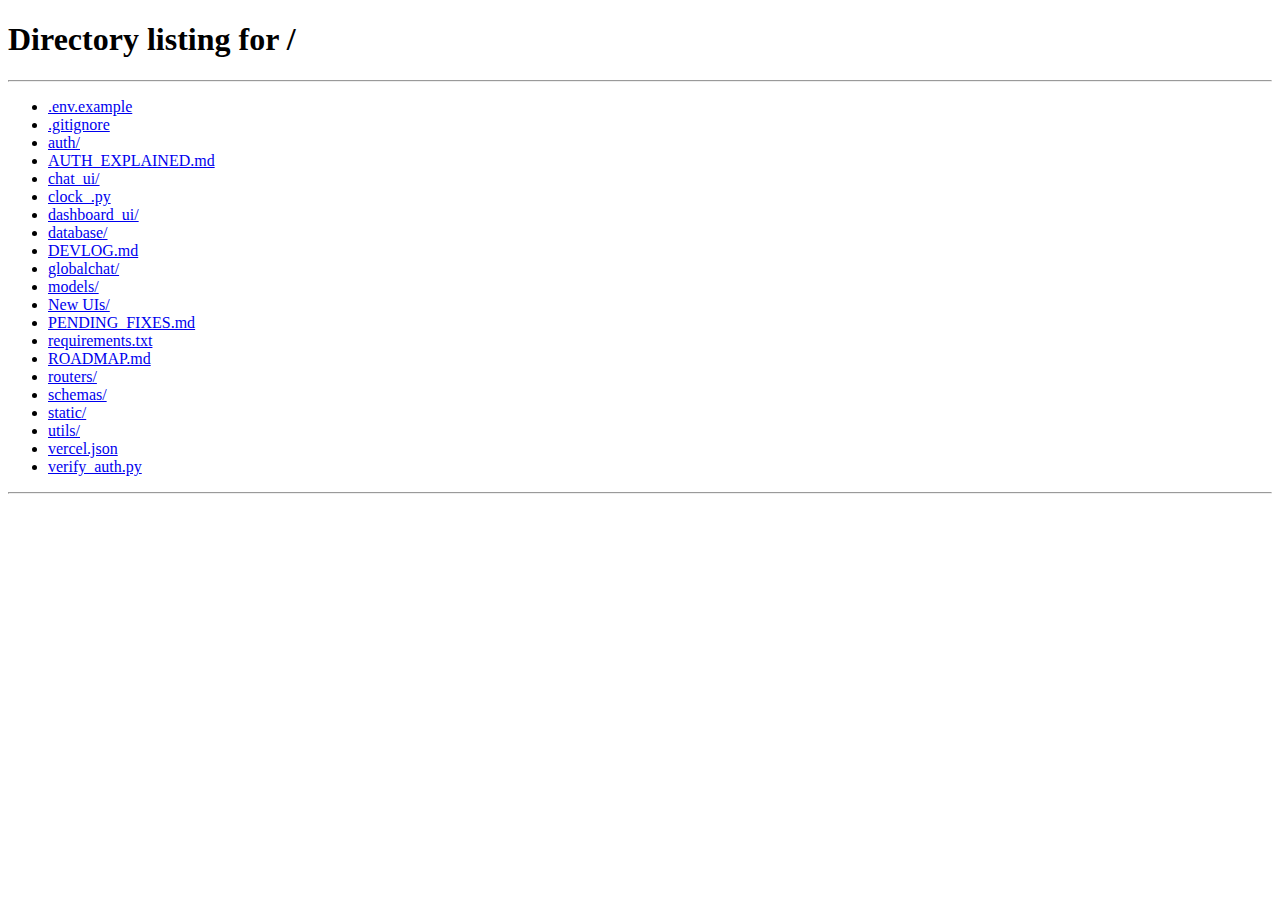
<file: static/globalchat_ui/index.html>
<!DOCTYPE html>
<html lang="en">

<head>
    <meta charset="UTF-8">
    <meta name="viewport" content="width=device-width, initial-scale=1.0">
    <title>Global Chat | CodeChicks</title>
    <meta name="description" content="CodeChicks Global Chat - Connect with the community">
    <link rel="preconnect" href="https://fonts.googleapis.com">
    <link rel="preconnect" href="https://fonts.gstatic.com" crossorigin>
    <link href="https://fonts.googleapis.com/css2?family=Inter:wght@300;400;500;600;700&display=swap" rel="stylesheet">
    <link rel="stylesheet" href="https://cdnjs.cloudflare.com/ajax/libs/font-awesome/6.4.0/css/all.min.css">
    <link rel="stylesheet" href="/static/globalchat_ui/style.css">
</head>

<body>
    <!-- Auth check - redirects if no token -->
    <script src="/static/js/auth.js"></script>

    <div class="chat-container">
        <!-- Sidebar -->
        <aside class="chat-sidebar glass-panel">
            <div class="sidebar-header">
                <a href="/dashboard" class="back-btn">← Back</a>
                <h2 class="sidebar-title">Global Chat</h2>
            </div>

            <div class="sidebar-nav">
                <ul class="nav-links">
                    <li><a href="/dashboard"><i class="fas fa-chart-pie"></i> Dashboard</a></li>
                    <li class="active"><a href="/chat"><i class="fas fa-comments"></i> Chat</a></li>
                    <li><a href="/clock"><i class="fas fa-clock"></i> Timer</a></li>
                    <li><a href="/settings"><i class="fas fa-cog"></i> Settings</a></li>
                </ul>
                <div class="admin-link" id="adminLink" style="display: none;">
                    <a href="/admin" class="admin-btn">
                        <i class="fas fa-crown"></i> Admin Panel
                    </a>
                </div>
            </div>

            <div class="online-users">
                <div class="section-header">
                    <span class="section-title">Online Now</span>
                    <span class="online-count" id="onlineCount">--</span>
                </div>
                <div class="users-list" id="usersList">
                    <!-- Users will be populated here -->
                    <div class="loading-users">
                        <i class="fas fa-spinner fa-spin"></i>
                    </div>
                </div>
            </div>

            <div class="sidebar-footer">
                <button class="logout-btn glass-btn" onclick="logout()">
                    <i class="fas fa-sign-out-alt"></i> Logout
                </button>
            </div>
        </aside>

        <!-- Main Chat Area -->
        <main class="chat-main">
            <!-- Chat Header -->
            <header class="chat-header glass-panel">
                <div class="chat-info">
                    <h1 class="chat-title">Global Chat</h1>
                    <span class="chat-subtitle" id="statusText">
                        <span class="connection-dot disconnected" id="connectionDot"></span>
                        <span id="connectionStatus">Connecting...</span>
                    </span>
                </div>
                <div class="chat-actions">
                    <button class="action-btn glass-btn" onclick="reconnectWebSocket()" title="Reconnect">
                        <i class="fas fa-sync-alt"></i>
                    </button>
                </div>
            </header>

            <!-- Messages Area -->
            <div class="messages-area" id="messages-area">
                <div class="loading-indicator" id="loadingMessages">
                    <i class="fas fa-spinner fa-spin"></i> Connecting to chat...
                </div>
            </div>

            <!-- Reply Preview and Input Wrapper -->
            <div class="chat-input-wrapper">
                <!-- Reply Preview (Initially Hidden) -->
                <div class="message-reply-preview" id="replyPreview">
                    <div class="reply-info">
                        <span class="reply-to-user" id="replyToUser">Replying to...</span>
                        <span class="reply-to-text" id="replyToText">...</span>
                    </div>
                    <button class="cancel-reply-btn" onclick="cancelReply()">
                        <i class="fas fa-times"></i>
                    </button>
                </div>

                <!-- Message Input -->
                <div class="message-input-area glass-panel">
                    <form id="messageForm" onsubmit="sendMessage(event)">
                        <input type="text" class="message-input" id="message-input" placeholder="Type your message..."
                            autocomplete="off" required>
                        <button type="submit" class="send-btn" id="send-btn" title="Send">
                            <span>➤</span>
                        </button>
                    </form>
                </div>
            </div>
        </main>
    </div>

    <!-- Delete Confirmation Modal -->
    <div class="modal-overlay" id="deleteModal">
        <div class="modal-content">
            <h3 class="modal-title">Delete Message</h3>
            <p class="modal-text">Are you sure you want to delete this message? This action cannot be undone.</p>
            <div class="modal-actions">
                <button class="modal-btn cancel" onclick="cancelDelete()">Cancel</button>
                <button class="modal-btn confirm" onclick="confirmDelete()">Delete</button>
            </div>
        </div>
    </div>

    <style>
        /* WebSocket connection indicator */
        .connection-dot {
            display: inline-block;
            width: 8px;
            height: 8px;
            border-radius: 50%;
            margin-right: 6px;
            transition: background-color 0.3s;
        }

        .connection-dot.connected {
            background-color: #43e97b;
            box-shadow: 0 0 6px #43e97b;
        }

        .connection-dot.disconnected {
            background-color: #ff6b6b;
            box-shadow: 0 0 6px #ff6b6b;
        }

        .connection-dot.connecting {
            background-color: #ffc107;
            box-shadow: 0 0 6px #ffc107;
            animation: pulse 1s infinite;
        }

        @keyframes pulse {

            0%,
            100% {
                opacity: 1;
            }

            50% {
                opacity: 0.5;
            }
        }

        /* System message styling */
        .message.system {
            display: flex;
            justify-content: center;
            margin: 10px 0;
        }

        .message.system .message-content {
            background: rgba(255, 255, 255, 0.1);
            border-radius: 20px;
            padding: 8px 16px;
            font-size: 0.85rem;
            color: rgba(255, 255, 255, 0.6);
            font-style: italic;
        }
    </style>

    <script>
        // ============================================================
        // WEBSOCKET GLOBAL CHAT - REAL-TIME MESSAGING
        // ============================================================

        let currentUserEmail = null;
        let currentUserName = null;
        let websocket = null;
        let reconnectAttempts = 0;
        let maxReconnectAttempts = 5;
        let reconnectDelay = 1000;

        // State for active actions
        let messageToDeleteId = null;
        let activeEditId = null;
        let originalTextMap = {}; // Map to store text before edit

        // Reply State
        let activeReplyData = null; // { id, username, text }

        // Initialize on page load
        document.addEventListener('DOMContentLoaded', async () => {
            const user = await getCurrentUser();
            if (user) {
                currentUserEmail = user.email;
                currentUserName = user.display_name || user.username || user.email.split('@')[0];

                // Show admin link for admin users
                if (user.role === 'admin') {
                    document.getElementById('adminLink').style.display = 'block';
                }
            }

            // Initialize WebSocket connection
            connectWebSocket();

            // Load historical messages via HTTP
            await loadHistoricalMessages();

            // Update UI
            updateUsersList();
        });

        // ============================================================
        // WEBSOCKET CONNECTION LOGIC
        // ============================================================

        function connectWebSocket() {
            updateConnectionStatus('connecting');

            // Determine WebSocket URL (ws:// for localhost, wss:// for production)
            const protocol = window.location.protocol === 'https:' ? 'wss:' : 'ws:';
            // Get token from localStorage
            const token = localStorage.getItem('access_token');
            if (!token) {
                console.error("No auth token found");
                updateConnectionStatus('disconnected');
                return;
            }
            const wsUrl = `${protocol}//${window.location.host}/ws/chat?token=${token}`;

            console.log('Connecting to WebSocket:', wsUrl);

            try {
                websocket = new WebSocket(wsUrl);

                // 1. CONNECTION LOGIC - Handshake complete
                websocket.onopen = () => {
                    console.log('✅ WebSocket connected!');
                    updateConnectionStatus('connected');
                    reconnectAttempts = 0;

                    // Hide loading indicator
                    const loading = document.getElementById('loadingMessages');
                    if (loading) loading.style.display = 'none';
                };

                // 3. LISTENING LOOP - Receive messages
                websocket.onmessage = (event) => {
                    console.log('📨 Received:', event.data);
                    const data = JSON.parse(event.data);

                    if (data.type === 'message' || data.type === 'system') {
                        handleIncomingMessage(data);
                    } else if (data.type === 'edit') {
                        handleMessageEdit(data);
                    } else if (data.type === 'delete') {
                        handleMessageDelete(data);
                    }
                };

                // 5. DISCONNECT LOGIC - Handle connection close
                websocket.onclose = (event) => {
                    console.log('🔌 WebSocket closed:', event.code, event.reason);
                    updateConnectionStatus('disconnected');

                    // Attempt to reconnect
                    if (reconnectAttempts < maxReconnectAttempts) {
                        reconnectAttempts++;
                        const delay = reconnectDelay * reconnectAttempts;
                        console.log(`Reconnecting in ${delay}ms... (attempt ${reconnectAttempts})`);
                        setTimeout(connectWebSocket, delay);
                    }
                };

                websocket.onerror = (error) => {
                    console.error('❌ WebSocket error:', error);
                    updateConnectionStatus('disconnected');
                };

            } catch (error) {
                console.error('Failed to create WebSocket:', error);
                updateConnectionStatus('disconnected');
            }
        }

        function reconnectWebSocket() {
            if (websocket) {
                websocket.close();
            }
            reconnectAttempts = 0;
            connectWebSocket();
        }

        function updateConnectionStatus(status) {
            const dot = document.getElementById('connectionDot');
            const text = document.getElementById('connectionStatus');

            dot.className = 'connection-dot ' + status;

            switch (status) {
                case 'connected':
                    text.textContent = 'Connected';
                    break;
                case 'disconnected':
                    text.textContent = 'Disconnected';
                    break;
                case 'connecting':
                    text.textContent = 'Connecting...';
                    break;
            }
        }

        // ============================================================
        // MESSAGE HANDLING
        // ============================================================

        function handleIncomingMessage(data) {
            const area = document.getElementById('messages-area');

            // Hide loading if still showing
            const loading = document.getElementById('loadingMessages');
            if (loading) loading.style.display = 'none';

            // Check if this is a system message or user message
            if (data.type === 'system') {
                // System notification (user joined/left)
                const messageHtml = `
                    <div class="message system">
                        <div class="message-content">
                            <i class="fas fa-info-circle"></i> ${escapeHtml(data.message)}
                        </div>
                    </div>
                `;
                area.insertAdjacentHTML('beforeend', messageHtml);
            } else if (data.type === 'message') {
                // User message
                const isSelf = (data.sender_id === currentUserEmail) || (data.username === currentUserName); // Fallback
                const displayName = data.username || 'Anonymous';
                const avatarLetter = displayName[0].toUpperCase();
                const avatarColor = getAvatarColor(displayName);
                const msgId = data.id || `temp-${Date.now()}`;

                // Quote HTML if replying
                let quoteHtml = '';
                if (data.reply_to_id) {
                    quoteHtml = `
                        <div class="message-quote" onclick="scrollToMessage('${data.reply_to_id}')">
                            <div class="quote-user">${escapeHtml(data.reply_to_username || 'User')}</div>
                            <div class="quote-text">${escapeHtml(data.reply_to_content || '...')}</div>
                        </div>
                    `;
                }

                let messageHtml;
                if (isSelf) {
                    messageHtml = `
                        <div class="message self" id="msg-${msgId}" data-id="${msgId}">
                            <div class="message-actions">
                                <button class="message-action-btn reply" onclick="replyToMessage('${msgId}', 'You', '${escapeHtml(data.message).replace(/'/g, "\\'")}')" title="Reply">
                                    <i class="fas fa-reply"></i>
                                </button>
                                <button class="message-action-btn" onclick="editMessage('${msgId}')" title="Edit">
                                    <i class="fas fa-pen"></i>
                                </button>
                                <button class="message-action-btn delete" onclick="openDeleteModal('${msgId}')" title="Delete">
                                    <i class="fas fa-trash"></i>
                                </button>
                            </div>
                            <div class="message-content">
                                ${quoteHtml}
                                <div class="message-header">
                                    <span class="message-author">You</span>
                                    <span class="message-time">${formatTime(data.timestamp)}</span>
                                </div>
                                <p class="message-text">${escapeHtml(data.message)}</p>
                            </div>
                        </div>
                    `;
                } else {
                    messageHtml = `
                        <div class="message other" id="msg-${msgId}" data-id="${msgId}">
                            <div class="message-avatar" style="background: ${avatarColor};">${avatarLetter}</div>
                            <div class="message-content">
                                ${quoteHtml}
                                <div class="message-header">
                                    <span class="message-author">${escapeHtml(displayName)}</span>
                                    <span class="message-time">${formatTime(data.timestamp)}</span>
                                    <button class="message-action-btn reply" onclick="replyToMessage('${msgId}', '${escapeHtml(displayName).replace(/'/g, "\\'")}', '${escapeHtml(data.message).replace(/'/g, "\\'")}')" title="Reply" style="margin-left:auto; opacity:0.6;">
                                        <i class="fas fa-reply"></i>
                                    </button>
                                </div>
                                <p class="message-text">${escapeHtml(data.message)}</p>
                            </div>
                        </div>
                    `;
                }
                area.insertAdjacentHTML('beforeend', messageHtml);
            }

            // Scroll to bottom
            area.scrollTop = area.scrollHeight;
        }

        function handleMessageEdit(data) {
            const msgEl = document.getElementById(`msg-${data.id}`);
            if (msgEl) {
                // If this is active edit, cancel it first to restore DOM structure if needed
                if (activeEditId === data.id) {
                    activeEditId = null;
                }

                const contentDiv = msgEl.querySelector('.message-content');
                let header = msgEl.querySelector('.message-header')?.outerHTML;

                // Recover header if missing relative to edit mode
                if (!header && originalTextMap[data.id]) {
                    const temp = document.createElement('div');
                    temp.innerHTML = originalTextMap[data.id];
                    header = temp.querySelector('.message-header')?.outerHTML;
                }

                if (!header) {
                    header = `
                        <div class="message-header">
                            <span class="message-author">You</span>
                            <span class="message-time">${formatTime(new Date())}</span>
                        </div>`;
                }

                // Preserve quote if it exists
                let quoteHtml = '';
                const existingQuote = contentDiv.querySelector('.message-quote');
                if (existingQuote) {
                    quoteHtml = existingQuote.outerHTML;
                } else if (originalTextMap[data.id]) {
                    const temp = document.createElement('div');
                    temp.innerHTML = originalTextMap[data.id];
                    const oldQuote = temp.querySelector('.message-quote');
                    if (oldQuote) quoteHtml = oldQuote.outerHTML;
                }

                if (contentDiv) {
                    contentDiv.innerHTML = `
                        ${quoteHtml}
                        ${header}
                        <p class="message-text">${escapeHtml(data.message)} <small style="opacity:0.6; font-size:0.7em">(edited)</small></p>
                    `;
                    delete originalTextMap[data.id];
                }

                // Flash effect
                msgEl.style.transition = 'background-color 0.5s';
                msgEl.style.backgroundColor = 'rgba(255, 255, 255, 0.1)';
                setTimeout(() => { msgEl.style.backgroundColor = ''; }, 500);
            }
        }

        function handleMessageDelete(data) {
            const msgEl = document.getElementById(`msg-${data.id}`);
            if (msgEl) {
                msgEl.style.transition = 'all 0.3s ease';
                msgEl.style.opacity = '0';
                msgEl.style.transform = 'scale(0.9)';
                setTimeout(() => msgEl.remove(), 300);
            }
        }

        // ============================================================
        // ACTIONS (Reply / Edit / Delete)
        // ============================================================

        // --- REPLY ---
        function replyToMessage(id, username, text) {
            activeReplyData = { id, username, text };

            // Show preview
            document.getElementById('replyToUser').textContent = `Replying to ${username}`;
            document.getElementById('replyToText').textContent = text;
            document.getElementById('replyPreview').classList.add('active');

            // Focus input
            document.getElementById('message-input').focus();
        }

        function cancelReply() {
            activeReplyData = null;
            document.getElementById('replyPreview').classList.remove('active');
        }

        function scrollToMessage(id) {
            const el = document.getElementById(`msg-${id}`);
            if (el) {
                el.scrollIntoView({ behavior: 'smooth', block: 'center' });
                // Flash
                el.style.transition = 'background-color 0.5s';
                el.style.backgroundColor = 'rgba(255, 255, 255, 0.2)';
                setTimeout(() => { el.style.backgroundColor = ''; }, 1000);
            }
        }

        // --- INLINE EDITING ---
        function editMessage(id) {
            // Prevent multiple edits at once
            if (activeEditId) {
                cancelEdit(activeEditId);
            }

            const msgEl = document.getElementById(`msg-${id}`);
            if (!msgEl) return;

            const textEl = msgEl.querySelector('.message-text');
            if (!textEl) return;

            // Save original text
            const currentText = textEl.textContent.replace('(edited)', '').trim();
            originalTextMap[id] = msgEl.querySelector('.message-content').innerHTML; // Save full HTML structure
            activeEditId = id;

            // Create Inline Editor HTML
            const editorHtml = `
                    <div class="message-header">
                        <span class="message-author">You</span>
                        <span class="message-time">Editing...</span>
                    </div>
                    <div class="inline-editor">
                        <textarea class="inline-edit-input" id="edit-input-${id}" rows="2">${currentText}</textarea>
                        <div class="edit-actions">
                            <button class="edit-btn cancel" onclick="cancelEdit('${id}')">Cancel</button>
                            <button class="edit-btn save" onclick="saveEdit('${id}')">Save</button>
                        </div>
                    </div>
            `;

            const contentDiv = msgEl.querySelector('.message-content');
            contentDiv.innerHTML = editorHtml;

            // Focus and put cursor at end
            const input = document.getElementById(`edit-input-${id}`);
            input.focus();
            input.setSelectionRange(input.value.length, input.value.length);

            // Handle Enter key to save (Shift+Enter for new line)
            input.addEventListener('keydown', (e) => {
                if (e.key === 'Enter' && !e.shiftKey) {
                    e.preventDefault();
                    saveEdit(id);
                }
                if (e.key === 'Escape') {
                    cancelEdit(id);
                }
            });
        }

        function cancelEdit(id) {
            const msgEl = document.getElementById(`msg-${id}`);
            if (msgEl && originalTextMap[id]) {
                const contentDiv = msgEl.querySelector('.message-content');
                contentDiv.innerHTML = originalTextMap[id];
                delete originalTextMap[id];
                activeEditId = null;
            }
        }

        function saveEdit(id) {
            const input = document.getElementById(`edit-input-${id}`);
            if (!input) return;

            const newText = input.value.trim();

            if (!newText) {
                alert("Message cannot be empty.");
                return;
            }

            if (websocket && websocket.readyState === WebSocket.OPEN) {
                websocket.send(JSON.stringify({
                    type: 'edit',
                    id: id,
                    message: newText,
                    sender_id: currentUserEmail
                }));
            } else {
                alert("Not connected to chat.");
            }
            // Wait for WebSocket echo to update UI
        }


        // --- DELETE MODAL ---
        function openDeleteModal(id) {
            messageToDeleteId = id;
            const modal = document.getElementById('deleteModal');
            modal.classList.add('active');
        }

        function cancelDelete() {
            messageToDeleteId = null;
            const modal = document.getElementById('deleteModal');
            modal.classList.remove('active');
        }

        function confirmDelete() {
            if (!messageToDeleteId) return;

            if (websocket && websocket.readyState === WebSocket.OPEN) {
                websocket.send(JSON.stringify({
                    type: 'delete',
                    id: messageToDeleteId,
                    sender_id: currentUserEmail
                }));
            } else {
                alert("Not connected to chat.");
            }

            cancelDelete(); // Close modal
        }

        // Close modal on outside click
        document.getElementById('deleteModal').addEventListener('click', (e) => {
            if (e.target.id === 'deleteModal') {
                cancelDelete();
            }
        });


        // ============================================================
        // SEND MESSAGE (4. BROADCASTING LOGIC - triggered server-side)
        // ============================================================

        async function sendMessage(event) {
            event.preventDefault();

            const input = document.getElementById('message-input');
            const btn = document.getElementById('send-btn');
            const content = input.value.trim();

            if (!content) return;

            // Check WebSocket connection
            if (!websocket || websocket.readyState !== WebSocket.OPEN) {
                alert('Not connected to chat. Please wait or refresh.');
                return;
            }

            btn.disabled = true;
            input.disabled = true;

            try {
                // Send message via WebSocket
                const messageData = {
                    type: 'message',
                    username: currentUserName,
                    sender_id: currentUserEmail,
                    message: content
                };

                // Add Reply Data if active
                if (activeReplyData) {
                    messageData.reply_to_id = activeReplyData.id;
                    messageData.reply_to_username = activeReplyData.username;
                    messageData.reply_to_content = activeReplyData.text;
                }

                websocket.send(JSON.stringify(messageData));
                input.value = '';

                // Clear reply state
                if (activeReplyData) {
                    cancelReply();
                }

            } catch (error) {
                console.error('Send error:', error);
                alert('Failed to send message. Please try again.');
            } finally {
                btn.disabled = false;
                input.disabled = false;
                input.focus();
            }
        }

        // ============================================================
        // LOAD HISTORICAL MESSAGES (HTTP fallback)
        // ============================================================

        async function loadHistoricalMessages() {
            try {
                const response = await authFetch('/api/chat/messages?page_size=50');
                if (!response || !response.ok) return;

                const data = await response.json();
                const area = document.getElementById('messages-area');
                const loading = document.getElementById('loadingMessages');

                if (loading) loading.style.display = 'none';

                // Clear and rebuild messages (reverse to show oldest first)
                const messages = data.messages.reverse();

                if (messages.length === 0) {
                    area.innerHTML = '<div class="empty-state"><i class="fas fa-comment-slash"></i><p>No messages yet. Start the conversation!</p></div>';
                    return;
                }

                area.innerHTML = messages.map(msg => {
                    const isSelf = msg.sender_id === currentUserEmail;
                    const displayName = msg.sender_name || msg.sender_id.split('@')[0];
                    const avatarLetter = displayName[0].toUpperCase();
                    const avatarColor = getAvatarColor(msg.sender_id);
                    const msgId = msg.id;

                    // Quote HTML
                    let quoteHtml = '';
                    if (msg.reply_to_id) {
                        quoteHtml = `
                            <div class="message-quote" onclick="scrollToMessage('${msg.reply_to_id}')">
                                <div class="quote-user">${escapeHtml(msg.reply_to_username || 'User')}</div>
                                <div class="quote-text">${escapeHtml(msg.reply_to_content || '...')}</div>
                            </div>
                        `;
                    }

                    if (isSelf) {
                        return `
                        <div class="message self" id="msg-${msgId}" data-id="${msgId}">
                            <div class="message-actions">
                                <button class="message-action-btn reply" onclick="replyToMessage('${msgId}', 'You', '${escapeHtml(msg.content).replace(/'/g, "\\'")}')" title="Reply">
                                    <i class="fas fa-reply"></i>
                                </button>
                                <button class="message-action-btn" onclick="editMessage('${msgId}')" title="Edit">
                                    <i class="fas fa-pen"></i>
                                </button>
                                <button class="message-action-btn delete" onclick="openDeleteModal('${msgId}')" title="Delete">
                                    <i class="fas fa-trash"></i>
                                </button>
                            </div>
                                <div class="message-content">
                                    ${quoteHtml}
                                    <div class="message-header">
                                        <span class="message-author">You</span>
                                        <span class="message-time">${formatTime(msg.timestamp)}</span>
                                    </div>
                                    <p class="message-text">${escapeHtml(msg.content)}</p>
                                </div>
                            </div>
                        `;
                    } else {
                        return `
                            <div class="message other" id="msg-${msgId}" data-id="${msgId}">
                                <div class="message-avatar" style="background: ${avatarColor};">${avatarLetter}</div>
                                <div class="message-content">
                                    ${quoteHtml}
                                    <div class="message-header">
                                        <span class="message-author">${escapeHtml(displayName)}</span>
                                        <span class="message-time">${formatTime(msg.timestamp)}</span>
                                        <button class="message-action-btn reply" onclick="replyToMessage('${msgId}', '${escapeHtml(displayName).replace(/'/g, "\\'")}', '${escapeHtml(msg.content).replace(/'/g, "\\'")}')" title="Reply" style="margin-left:auto; opacity:0.6;">
                                            <i class="fas fa-reply"></i>
                                        </button>
                                    </div>
                                    <p class="message-text">${escapeHtml(msg.content)}</p>
                                </div>
                            </div>
                        `;
                    }
                }).join('');

                // Scroll to bottom
                area.scrollTop = area.scrollHeight;

            } catch (error) {
                console.error('Failed to load historical messages:', error);
            }
        }

        function updateUsersList() {
            const usersList = document.getElementById('usersList');
            usersList.innerHTML = `
                <div class="user-item online">
                    <div class="user-avatar" style="background: #667eea;">${currentUserName ? currentUserName[0].toUpperCase() : 'U'}</div>
                    <span class="user-name">${currentUserName || 'You'} (You)</span>
                    <span class="status-dot"></span>
                </div>
            `;
        }

        // ============================================================
        // UTILITY FUNCTIONS
        // ============================================================

        function formatTime(timestamp) {
            const date = new Date(timestamp);
            const now = new Date();

            const timeOptions = {
                hour: '2-digit',
                minute: '2-digit',
                hour12: true,
                timeZone: 'Asia/Kolkata'
            };
            const dateOptions = {
                month: 'short',
                day: 'numeric',
                timeZone: 'Asia/Kolkata'
            };

            const dateFormatter = new Intl.DateTimeFormat('en-IN', {
                year: 'numeric', month: '2-digit', day: '2-digit',
                timeZone: 'Asia/Kolkata'
            });
            const isToday = dateFormatter.format(date) === dateFormatter.format(now);

            if (isToday) {
                return date.toLocaleTimeString('en-IN', timeOptions);
            }
            return date.toLocaleDateString('en-IN', dateOptions) +
                ' ' + date.toLocaleTimeString('en-IN', timeOptions);
        }

        function escapeHtml(text) {
            const div = document.createElement('div');
            div.textContent = text;
            return div.innerHTML;
        }

        function getAvatarColor(identifier) {
            const colors = ['#667eea', '#f5576c', '#43e97b', '#4facfe', '#ffc107', '#ff6b6b', '#48dbfb', '#ff9ff3'];
            let hash = 0;
            for (let i = 0; i < identifier.length; i++) {
                hash = identifier.charCodeAt(i) + ((hash << 5) - hash);
            }
            return colors[Math.abs(hash) % colors.length];
        }
    </script>
</body>

</html>
</file>
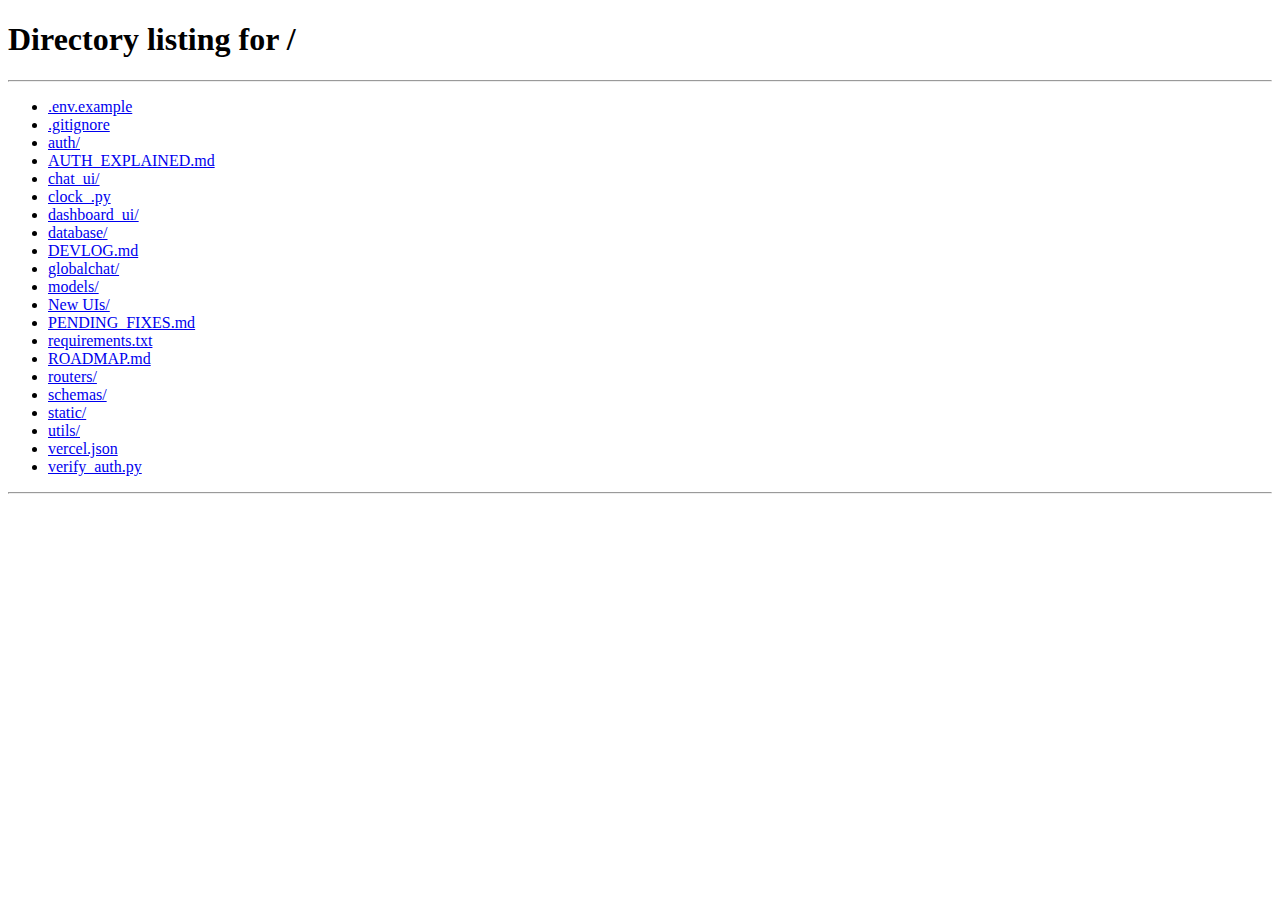
<file: static/onboarding/index.html>
<!DOCTYPE html>
<html lang="en">

<head>
    <meta charset="UTF-8">
    <meta name="viewport" content="width=device-width, initial-scale=1.0">
    <title>Complete Your Profile - CodeChicks</title>
    <link rel="stylesheet" href="/static/onboarding/style.css">
    <link href="https://fonts.googleapis.com/css2?family=Outfit:wght@300;400;500;600;700&display=swap" rel="stylesheet">
    <link rel="stylesheet" href="https://cdnjs.cloudflare.com/ajax/libs/font-awesome/6.4.0/css/all.min.css">
</head>

<body>
    <!-- Auth check - redirects if no token -->
    <script src="/static/js/auth.js"></script>

    <div class="background-overlay"></div>

    <div class="onboarding-container">
        <div class="glass-card">
            <div class="header-section">
                <div class="progress-indicator">
                    <div class="step active">1</div>
                    <div class="step-line"></div>
                    <div class="step">2</div>
                </div>
                <h1>Complete Your Profile</h1>
                <p class="subtitle">Let's get to know you better!</p>
            </div>

            <form id="onboardingForm" onsubmit="submitOnboarding(event)">
                <!-- Username (Required) -->
                <div class="input-group">
                    <label for="username">
                        <i class="fas fa-at"></i> Username <span class="required">*</span>
                    </label>
                    <input type="text" id="username" placeholder="coolcoder123" minlength="3" maxlength="30"
                        pattern="^[a-zA-Z0-9_]+$" required>
                    <small class="helper-text">3-30 characters, letters, numbers, underscores only</small>
                </div>

                <!-- Display Name -->
                <div class="input-group">
                    <label for="displayName">
                        <i class="fas fa-user"></i> Display Name
                    </label>
                    <input type="text" id="displayName" placeholder="Your Name" maxlength="50">
                    <small class="helper-text">How others will see you (optional)</small>
                </div>

                <!-- Age -->
                <div class="input-group">
                    <label for="age">
                        <i class="fas fa-birthday-cake"></i> Age
                    </label>
                    <input type="number" id="age" placeholder="25" min="13" max="120">
                    <small class="helper-text">Must be 13 or older (optional)</small>
                </div>

                <!-- Bio -->
                <div class="input-group">
                    <label for="bio">
                        <i class="fas fa-quote-left"></i> Bio
                    </label>
                    <textarea id="bio" placeholder="Tell us a bit about yourself..." maxlength="500"
                        rows="3"></textarea>
                    <small class="helper-text">Max 500 characters (optional)</small>
                </div>

                <div id="errorMessage" class="error-message"></div>

                <button type="submit" class="btn-primary" id="submitBtn">
                    <span id="btnText">Complete Profile</span>
                    <div class="spinner" id="btnSpinner" style="display: none;"></div>
                </button>

                <p class="skip-link">
                    <a href="#" onclick="skipOnboarding()">Skip for now</a>
                </p>
            </form>
        </div>
    </div>

    <script>
        async function submitOnboarding(event) {
            event.preventDefault();

            const btn = document.getElementById('submitBtn');
            const btnText = document.getElementById('btnText');
            const spinner = document.getElementById('btnSpinner');
            const errorMsg = document.getElementById('errorMessage');

            // Get form data
            const username = document.getElementById('username').value.trim();
            const displayName = document.getElementById('displayName').value.trim() || null;
            const age = document.getElementById('age').value ? parseInt(document.getElementById('age').value) : null;
            const bio = document.getElementById('bio').value.trim() || null;

            // Reset UI
            errorMsg.textContent = '';
            btn.disabled = true;
            btnText.style.display = 'none';
            spinner.style.display = 'block';

            try {
                const response = await authFetch('/api/profile/complete', {
                    method: 'POST',
                    body: JSON.stringify({
                        username: username,
                        display_name: displayName,
                        age: age,
                        bio: bio
                    })
                });

                if (!response) return; // Auth redirect happened

                const data = await response.json();

                if (response.ok) {
                    // Redirect to dashboard
                    window.location.href = data.redirect_to || '/dashboard';
                } else {
                    errorMsg.textContent = data.detail || 'Failed to save profile.';
                }
            } catch (error) {
                console.error('Onboarding error:', error);
                errorMsg.textContent = 'Network error. Please try again.';
            } finally {
                btn.disabled = false;
                btnText.style.display = 'block';
                spinner.style.display = 'none';
            }
        }

        async function skipOnboarding() {
            // Just redirect to dashboard without completing profile
            window.location.href = '/dashboard';
        }

        // Check if profile is already complete
        document.addEventListener('DOMContentLoaded', async () => {
            try {
                const response = await authFetch('/api/profile/status');
                if (response && response.ok) {
                    const data = await response.json();
                    if (data.profile_complete) {
                        // Already complete, redirect to dashboard
                        window.location.href = '/dashboard';
                    }
                }
            } catch (e) {
                console.error('Failed to check profile status:', e);
            }
        });
    </script>
</body>

</html>
</file>
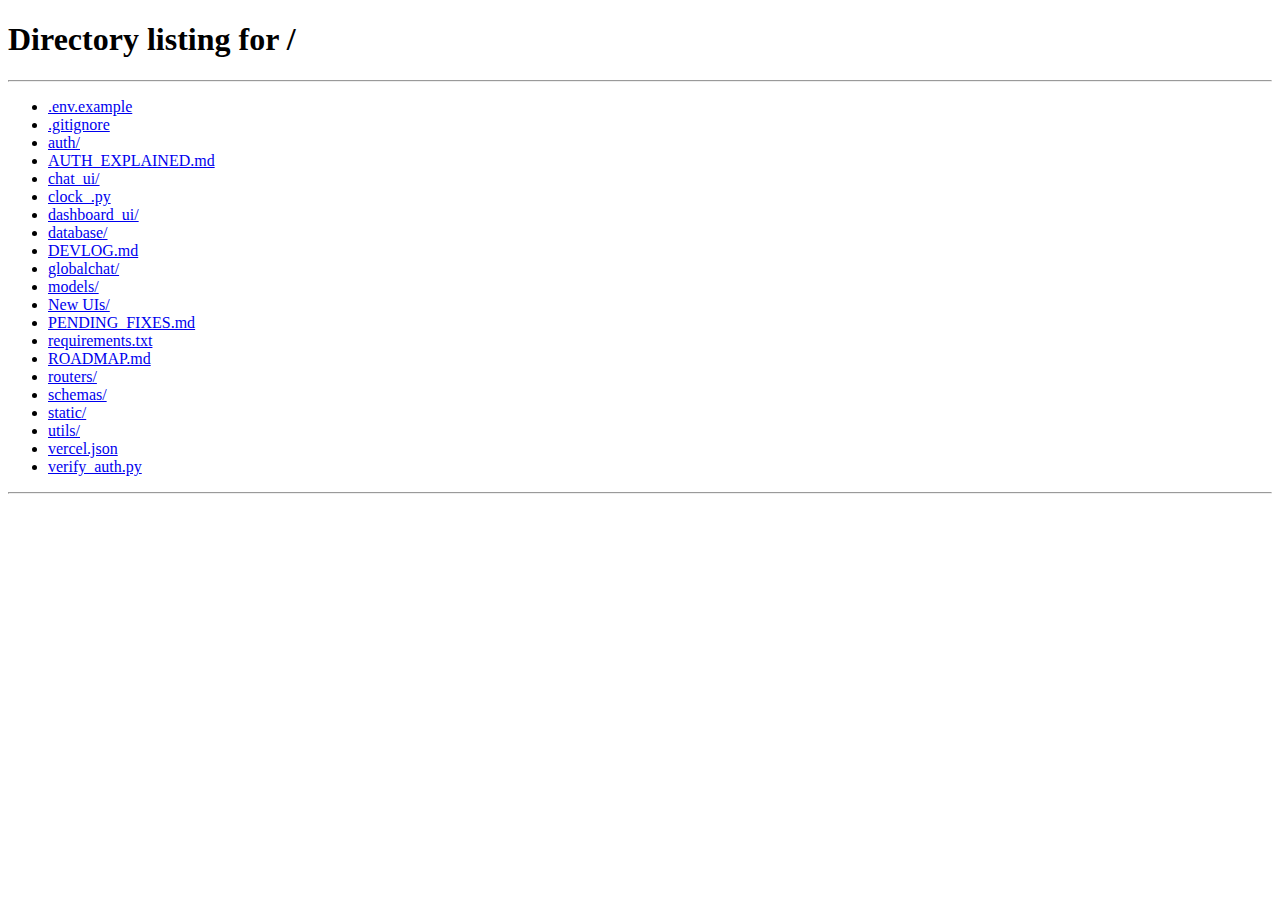
<file: static/settings/index.html>
<!DOCTYPE html>
<html lang="en">

<head>
    <meta charset="UTF-8">
    <meta name="viewport" content="width=device-width, initial-scale=1.0">
    <title>Settings | CodeChicks</title>
    <meta name="description" content="Manage your CodeChicks account settings">
    <link rel="preconnect" href="https://fonts.googleapis.com">
    <link rel="preconnect" href="https://fonts.gstatic.com" crossorigin>
    <link href="https://fonts.googleapis.com/css2?family=Inter:wght@300;400;500;600;700&display=swap" rel="stylesheet">
    <link rel="stylesheet" href="https://cdnjs.cloudflare.com/ajax/libs/font-awesome/6.4.0/css/all.min.css">
    <link rel="stylesheet" href="/static/settings/style.css">
</head>

<body>
    <!-- Auth check - redirects if no token -->
    <script src="/static/js/auth.js"></script>

    <div class="background-overlay"></div>

    <div class="settings-container">
        <!-- Header -->
        <header class="settings-header glass-panel">
            <div class="header-left">
                <div class="logo">
                    <span class="logo-icon">🐣</span>
                    <span class="logo-text">CodeChicks</span>
                </div>
            </div>
            <div class="header-center">
                <h1 class="page-title">⚙️ Settings</h1>
            </div>
            <div class="header-right">
                <span class="role-badge" id="roleBadge">USER</span>
                <button class="logout-btn glass-btn" onclick="confirmLogout()">
                    <i class="fas fa-sign-out-alt"></i> Logout
                </button>
            </div>
        </header>

        <!-- Sidebar Navigation -->
        <nav class="sidebar glass-panel">
            <ul class="nav-links">
                <li><a href="/dashboard"><i class="fas fa-chart-pie"></i> Dashboard</a></li>
                <li><a href="/chat"><i class="fas fa-comments"></i> Chat</a></li>
                <li><a href="/clock"><i class="fas fa-clock"></i> Timer</a></li>
                <li class="active"><a href="/settings"><i class="fas fa-cog"></i> Settings</a></li>
            </ul>
            <div class="admin-link" id="adminLink" style="display: none;">
                <a href="/admin" class="admin-btn">
                    <i class="fas fa-crown"></i> Admin Panel
                </a>
            </div>
        </nav>

        <!-- Main Content -->
        <main class="settings-main">
            <!-- Profile Section -->
            <section class="settings-card glass-panel">
                <div class="card-header">
                    <h2 class="card-title">👤 Profile</h2>
                    <span class="card-subtitle" id="profileStatus">Loading...</span>
                </div>
                <div class="card-body">
                    <div class="profile-loading" id="profileLoading">
                        <i class="fas fa-spinner fa-spin"></i> Loading profile...
                    </div>

                    <form id="profileForm" style="display: none;" onsubmit="updateProfile(event)">
                        <div class="form-grid">
                            <div class="input-group">
                                <label for="email">Email</label>
                                <input type="email" id="email" disabled>
                            </div>

                            <div class="input-group">
                                <label for="username">Username</label>
                                <input type="text" id="username" minlength="3" maxlength="30"
                                    placeholder="Choose a username">
                            </div>

                            <div class="input-group">
                                <label for="displayName">Display Name</label>
                                <input type="text" id="displayName" maxlength="50" placeholder="How others see you">
                            </div>

                            <div class="input-group">
                                <label for="age">Age</label>
                                <input type="number" id="age" min="13" max="120" placeholder="Your age">
                            </div>
                        </div>

                        <div class="input-group full-width">
                            <label for="bio">Bio</label>
                            <textarea id="bio" maxlength="500" rows="3"
                                placeholder="Tell us about yourself..."></textarea>
                        </div>

                        <div id="updateMessage" class="update-message"></div>

                        <button type="submit" class="btn-primary" id="updateBtn">
                            <span id="btnText"><i class="fas fa-save"></i> Save Changes</span>
                            <div class="spinner" id="btnSpinner" style="display: none;"></div>
                        </button>
                    </form>
                </div>
            </section>

            <!-- Password Change Section -->
            <section class="settings-card glass-panel">
                <div class="card-header">
                    <h2 class="card-title">🔑 Change Password</h2>
                </div>
                <div class="card-body">
                    <form id="passwordForm" onsubmit="changePassword(event)">
                        <div class="form-grid">
                            <div class="input-group">
                                <label for="currentPassword">Current Password</label>
                                <input type="password" id="currentPassword" required
                                    placeholder="Enter current password">
                            </div>
                            <div class="input-group">
                                <label for="newPassword">New Password</label>
                                <input type="password" id="newPassword" minlength="8" required
                                    placeholder="Min 8 characters">
                            </div>
                        </div>
                        <div class="input-group">
                            <label for="confirmPassword">Confirm New Password</label>
                            <input type="password" id="confirmPassword" minlength="8" required
                                placeholder="Confirm new password">
                        </div>

                        <div id="passwordMessage" class="update-message"></div>

                        <button type="submit" class="btn-secondary" id="passwordBtn">
                            <span id="passwordBtnText"><i class="fas fa-key"></i> Change Password</span>
                            <div class="spinner" id="passwordSpinner" style="display: none;"></div>
                        </button>
                    </form>
                </div>
            </section>

            <!-- Admin Access Section -->
            <section class="settings-card glass-panel" id="adminSection">
                <div class="card-header">
                    <h2 class="card-title">👑 Admin Access</h2>
                </div>
                <div class="card-body">
                    <div id="adminUpgradeSection">
                        <p class="section-desc">Enter the admin key to upgrade to admin role:</p>
                        <form id="adminKeyForm" onsubmit="upgradeToAdmin(event)">
                            <div class="input-group">
                                <label for="adminKey">Admin Key</label>
                                <input type="password" id="adminKey" required placeholder="Enter admin key">
                            </div>
                            <div id="adminMessage" class="update-message"></div>
                            <button type="submit" class="btn-admin" id="adminBtn">
                                <span id="adminBtnText"><i class="fas fa-crown"></i> Upgrade to Admin</span>
                                <div class="spinner" id="adminSpinner" style="display: none;"></div>
                            </button>
                        </form>
                    </div>
                    <div id="adminDowngradeSection" style="display: none;">
                        <p class="section-desc">You are currently an admin. You can downgrade to regular user:</p>
                        <button class="btn-danger" onclick="downgradeToUser()">
                            <i class="fas fa-user"></i> Downgrade to User
                        </button>
                    </div>
                </div>
            </section>

            <!-- Account Section -->
            <section class="settings-card glass-panel">
                <div class="card-header">
                    <h2 class="card-title">🔐 Account</h2>
                </div>
                <div class="card-body">
                    <div class="settings-actions">
                        <button class="btn-danger" onclick="confirmLogout()">
                            <i class="fas fa-sign-out-alt"></i> Logout
                        </button>
                    </div>
                </div>
            </section>

            <!-- About Section -->
            <section class="settings-card glass-panel">
                <div class="card-header">
                    <h2 class="card-title">ℹ️ About</h2>
                </div>
                <div class="card-body">
                    <div class="app-info">
                        <div class="info-row">
                            <span class="info-label">App</span>
                            <span class="info-value">CodeChicks v1.0.0</span>
                        </div>
                        <div class="info-row">
                            <span class="info-label">Timezone</span>
                            <span class="info-value">IST (UTC+5:30)</span>
                        </div>
                        <div class="info-row">
                            <span class="info-label">Member Since</span>
                            <span class="info-value" id="memberSince">--</span>
                        </div>
                    </div>
                </div>
            </section>
        </main>
    </div>

    <script>
        let currentProfile = null;
        let currentRole = 'user';

        document.addEventListener('DOMContentLoaded', async () => {
            await loadUserRole();
            await loadProfile();
        });

        async function loadUserRole() {
            try {
                const response = await authFetch('/auth/me');
                if (!response || !response.ok) return;

                const user = await response.json();
                currentRole = user.role;

                // Update UI based on role
                const badge = document.getElementById('roleBadge');
                if (user.role === 'admin') {
                    badge.textContent = 'ADMIN';
                    badge.classList.add('admin');
                    document.getElementById('adminLink').style.display = 'block';
                    document.getElementById('adminUpgradeSection').style.display = 'none';
                    document.getElementById('adminDowngradeSection').style.display = 'block';
                } else {
                    badge.textContent = 'USER';
                    badge.classList.remove('admin');
                    document.getElementById('adminLink').style.display = 'none';
                    document.getElementById('adminUpgradeSection').style.display = 'block';
                    document.getElementById('adminDowngradeSection').style.display = 'none';
                }
            } catch (error) {
                console.error('Role check failed:', error);
            }
        }

        async function loadProfile() {
            try {
                const response = await authFetch('/api/profile');
                if (!response || !response.ok) {
                    document.getElementById('profileLoading').innerHTML =
                        '<div class="error"><i class="fas fa-exclamation-triangle"></i> Failed to load profile</div>';
                    document.getElementById('profileStatus').textContent = 'Error';
                    return;
                }

                currentProfile = await response.json();

                // Hide loading, show form
                document.getElementById('profileLoading').style.display = 'none';
                document.getElementById('profileForm').style.display = 'block';
                document.getElementById('profileStatus').textContent = currentProfile.profile_complete ? 'Complete' : 'Incomplete';

                // Populate form
                document.getElementById('email').value = currentProfile.email;
                document.getElementById('username').value = currentProfile.username || '';
                document.getElementById('displayName').value = currentProfile.display_name || '';
                document.getElementById('age').value = currentProfile.age || '';
                document.getElementById('bio').value = currentProfile.bio || '';

                // Member since
                if (currentProfile.created_at) {
                    const date = new Date(currentProfile.created_at);
                    document.getElementById('memberSince').textContent = date.toLocaleDateString('en-IN', {
                        year: 'numeric',
                        month: 'long',
                        day: 'numeric',
                        timeZone: 'Asia/Kolkata'
                    });
                }
            } catch (error) {
                console.error('Profile load error:', error);
                document.getElementById('profileLoading').innerHTML =
                    '<div class="error"><i class="fas fa-exclamation-triangle"></i> Network error</div>';
            }
        }

        async function updateProfile(event) {
            event.preventDefault();

            const btn = document.getElementById('updateBtn');
            const btnText = document.getElementById('btnText');
            const spinner = document.getElementById('btnSpinner');
            const message = document.getElementById('updateMessage');

            const updates = {
                username: document.getElementById('username').value.trim() || null,
                display_name: document.getElementById('displayName').value.trim() || null,
                age: document.getElementById('age').value ? parseInt(document.getElementById('age').value) : null,
                bio: document.getElementById('bio').value.trim() || null
            };

            message.textContent = '';
            message.className = 'update-message';
            btn.disabled = true;
            btnText.style.display = 'none';
            spinner.style.display = 'block';

            try {
                const response = await authFetch('/api/profile', {
                    method: 'PATCH',
                    body: JSON.stringify(updates)
                });

                if (!response) return;

                const data = await response.json();

                if (response.ok) {
                    message.textContent = '✓ Profile updated successfully!';
                    message.className = 'update-message success';
                    currentProfile = data;
                    document.getElementById('profileStatus').textContent = data.profile_complete ? 'Complete' : 'Incomplete';
                } else {
                    message.textContent = data.detail || 'Failed to update profile.';
                    message.className = 'update-message error';
                }
            } catch (error) {
                message.textContent = 'Network error. Please try again.';
                message.className = 'update-message error';
            } finally {
                btn.disabled = false;
                btnText.style.display = 'flex';
                spinner.style.display = 'none';
            }
        }

        async function changePassword(event) {
            event.preventDefault();

            const currentPassword = document.getElementById('currentPassword').value;
            const newPassword = document.getElementById('newPassword').value;
            const confirmPassword = document.getElementById('confirmPassword').value;
            const message = document.getElementById('passwordMessage');
            const btn = document.getElementById('passwordBtn');
            const btnText = document.getElementById('passwordBtnText');
            const spinner = document.getElementById('passwordSpinner');

            // Validate passwords match
            if (newPassword !== confirmPassword) {
                message.textContent = 'New passwords do not match';
                message.className = 'update-message error';
                return;
            }

            message.textContent = '';
            btn.disabled = true;
            btnText.style.display = 'none';
            spinner.style.display = 'block';

            try {
                const response = await authFetch('/api/profile/password', {
                    method: 'POST',
                    body: JSON.stringify({
                        current_password: currentPassword,
                        new_password: newPassword
                    })
                });

                if (!response) return;

                const data = await response.json();

                if (response.ok) {
                    message.textContent = '✓ Password changed successfully!';
                    message.className = 'update-message success';
                    document.getElementById('passwordForm').reset();
                } else {
                    message.textContent = data.detail || 'Failed to change password.';
                    message.className = 'update-message error';
                }
            } catch (error) {
                message.textContent = 'Network error. Please try again.';
                message.className = 'update-message error';
            } finally {
                btn.disabled = false;
                btnText.style.display = 'flex';
                spinner.style.display = 'none';
            }
        }

        async function upgradeToAdmin(event) {
            event.preventDefault();

            const adminKey = document.getElementById('adminKey').value;
            const message = document.getElementById('adminMessage');
            const btn = document.getElementById('adminBtn');
            const btnText = document.getElementById('adminBtnText');
            const spinner = document.getElementById('adminSpinner');

            message.textContent = '';
            btn.disabled = true;
            btnText.style.display = 'none';
            spinner.style.display = 'block';

            try {
                const response = await authFetch('/auth/upgrade-to-admin', {
                    method: 'POST',
                    body: JSON.stringify({ admin_key: adminKey })
                });

                if (!response) return;

                const data = await response.json();

                if (response.ok) {
                    message.textContent = '✓ ' + data.message;
                    message.className = 'update-message success';
                    document.getElementById('adminKeyForm').reset();
                    // Reload to update UI
                    setTimeout(() => window.location.reload(), 1000);
                } else {
                    message.textContent = data.detail || 'Invalid admin key';
                    message.className = 'update-message error';
                }
            } catch (error) {
                message.textContent = 'Network error. Please try again.';
                message.className = 'update-message error';
            } finally {
                btn.disabled = false;
                btnText.style.display = 'flex';
                spinner.style.display = 'none';
            }
        }

        async function downgradeToUser() {
            if (!confirm('Are you sure you want to downgrade to regular user?')) return;

            try {
                const response = await authFetch('/auth/downgrade-to-user', {
                    method: 'POST'
                });

                if (!response) return;

                const data = await response.json();

                if (response.ok) {
                    alert(data.message);
                    window.location.reload();
                } else {
                    alert(data.detail || 'Failed to downgrade');
                }
            } catch (error) {
                alert('Network error. Please try again.');
            }
        }

        function confirmLogout() {
            if (confirm('Are you sure you want to logout?')) {
                logout();
            }
        }
    </script>
</body>

</html>
</file>
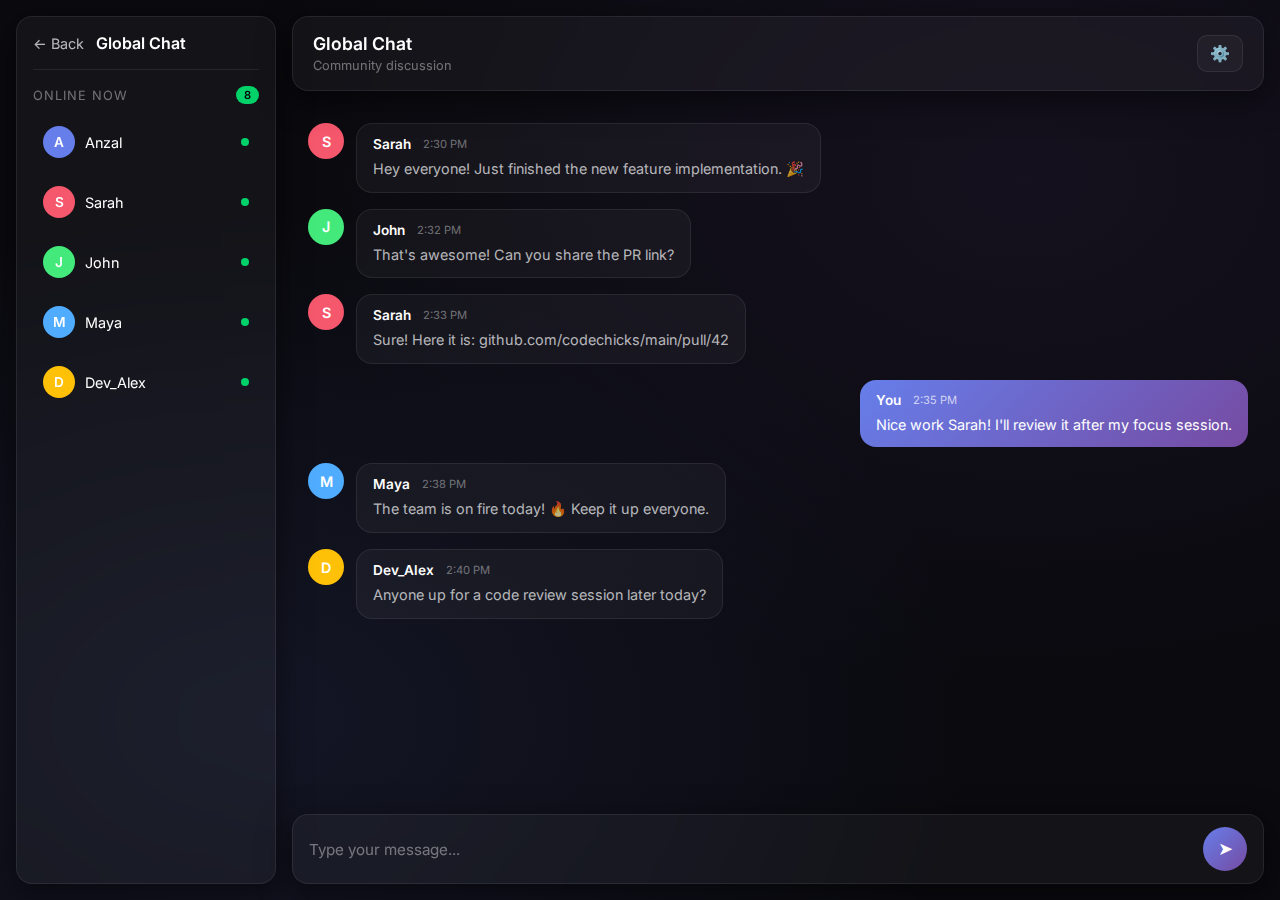
<file: New UIs/chat.html>
<!DOCTYPE html>
<html lang="en">

<head>
    <meta charset="UTF-8">
    <meta name="viewport" content="width=device-width, initial-scale=1.0">
    <title>Global Chat | CodeChicks</title>
    <meta name="description" content="CodeChicks Global Chat - Connect with the community">
    <link rel="preconnect" href="https://fonts.googleapis.com">
    <link rel="preconnect" href="https://fonts.gstatic.com" crossorigin>
    <link href="https://fonts.googleapis.com/css2?family=Inter:wght@300;400;500;600;700&display=swap" rel="stylesheet">
    <link rel="stylesheet" href="chat.css">
</head>

<body>
    <div class="chat-container">
        <!-- Sidebar -->
        <aside class="chat-sidebar glass-panel">
            <div class="sidebar-header">
                <a href="/dashboard_ui/index.html" class="back-btn">← Back</a>
                <h2 class="sidebar-title">Global Chat</h2>
            </div>

            <div class="online-users">
                <div class="section-header">
                    <span class="section-title">Online Now</span>
                    <span class="online-count">8</span>
                </div>
                <div class="users-list">
                    <div class="user-item online">
                        <div class="user-avatar" style="background: #667eea;">A</div>
                        <span class="user-name">Anzal</span>
                        <span class="status-dot"></span>
                    </div>
                    <div class="user-item online">
                        <div class="user-avatar" style="background: #f5576c;">S</div>
                        <span class="user-name">Sarah</span>
                        <span class="status-dot"></span>
                    </div>
                    <div class="user-item online">
                        <div class="user-avatar" style="background: #43e97b;">J</div>
                        <span class="user-name">John</span>
                        <span class="status-dot"></span>
                    </div>
                    <div class="user-item online">
                        <div class="user-avatar" style="background: #4facfe;">M</div>
                        <span class="user-name">Maya</span>
                        <span class="status-dot"></span>
                    </div>
                    <div class="user-item online">
                        <div class="user-avatar" style="background: #ffc107;">D</div>
                        <span class="user-name">Dev_Alex</span>
                        <span class="status-dot"></span>
                    </div>
                </div>
            </div>
        </aside>

        <!-- Main Chat Area -->
        <main class="chat-main">
            <!-- Chat Header -->
            <header class="chat-header glass-panel">
                <div class="chat-info">
                    <h1 class="chat-title">Global Chat</h1>
                    <span class="chat-subtitle">Community discussion</span>
                </div>
                <div class="chat-actions">
                    <button class="action-btn glass-btn" title="Settings">⚙️</button>
                </div>
            </header>

            <!-- Messages Area -->
            <div class="messages-area" id="messages-area">
                <div class="message other">
                    <div class="message-avatar" style="background: #f5576c;">S</div>
                    <div class="message-content">
                        <div class="message-header">
                            <span class="message-author">Sarah</span>
                            <span class="message-time">2:30 PM</span>
                        </div>
                        <p class="message-text">Hey everyone! Just finished the new feature implementation. 🎉</p>
                    </div>
                </div>

                <div class="message other">
                    <div class="message-avatar" style="background: #43e97b;">J</div>
                    <div class="message-content">
                        <div class="message-header">
                            <span class="message-author">John</span>
                            <span class="message-time">2:32 PM</span>
                        </div>
                        <p class="message-text">That's awesome! Can you share the PR link?</p>
                    </div>
                </div>

                <div class="message other">
                    <div class="message-avatar" style="background: #f5576c;">S</div>
                    <div class="message-content">
                        <div class="message-header">
                            <span class="message-author">Sarah</span>
                            <span class="message-time">2:33 PM</span>
                        </div>
                        <p class="message-text">Sure! Here it is: github.com/codechicks/main/pull/42</p>
                    </div>
                </div>

                <div class="message self">
                    <div class="message-content">
                        <div class="message-header">
                            <span class="message-author">You</span>
                            <span class="message-time">2:35 PM</span>
                        </div>
                        <p class="message-text">Nice work Sarah! I'll review it after my focus session.</p>
                    </div>
                </div>

                <div class="message other">
                    <div class="message-avatar" style="background: #4facfe;">M</div>
                    <div class="message-content">
                        <div class="message-header">
                            <span class="message-author">Maya</span>
                            <span class="message-time">2:38 PM</span>
                        </div>
                        <p class="message-text">The team is on fire today! 🔥 Keep it up everyone.</p>
                    </div>
                </div>

                <div class="message other">
                    <div class="message-avatar" style="background: #ffc107;">D</div>
                    <div class="message-content">
                        <div class="message-header">
                            <span class="message-author">Dev_Alex</span>
                            <span class="message-time">2:40 PM</span>
                        </div>
                        <p class="message-text">Anyone up for a code review session later today?</p>
                    </div>
                </div>
            </div>

            <!-- Message Input -->
            <div class="message-input-area glass-panel">
                <input type="text" class="message-input" id="message-input" placeholder="Type your message..."
                    autocomplete="off">
                <button class="send-btn" id="send-btn" title="Send">
                    <span>➤</span>
                </button>
            </div>
        </main>
    </div>

    <script>
        const messageInput = document.getElementById('message-input');
        const sendBtn = document.getElementById('send-btn');
        const messagesArea = document.getElementById('messages-area');

        function sendMessage() {
            const text = messageInput.value.trim();
            if (!text) return;

            const now = new Date();
            const time = now.toLocaleTimeString('en-US', { hour: 'numeric', minute: '2-digit' });

            const messageHtml = `
                <div class="message self">
                    <div class="message-content">
                        <div class="message-header">
                            <span class="message-author">You</span>
                            <span class="message-time">${time}</span>
                        </div>
                        <p class="message-text">${text}</p>
                    </div>
                </div>
            `;

            messagesArea.insertAdjacentHTML('beforeend', messageHtml);
            messageInput.value = '';
            messagesArea.scrollTop = messagesArea.scrollHeight;
        }

        sendBtn.addEventListener('click', sendMessage);
        messageInput.addEventListener('keypress', (e) => {
            if (e.key === 'Enter') sendMessage();
        });

        // Scroll to bottom on load
        messagesArea.scrollTop = messagesArea.scrollHeight;
    </script>
</body>

</html>
</file>
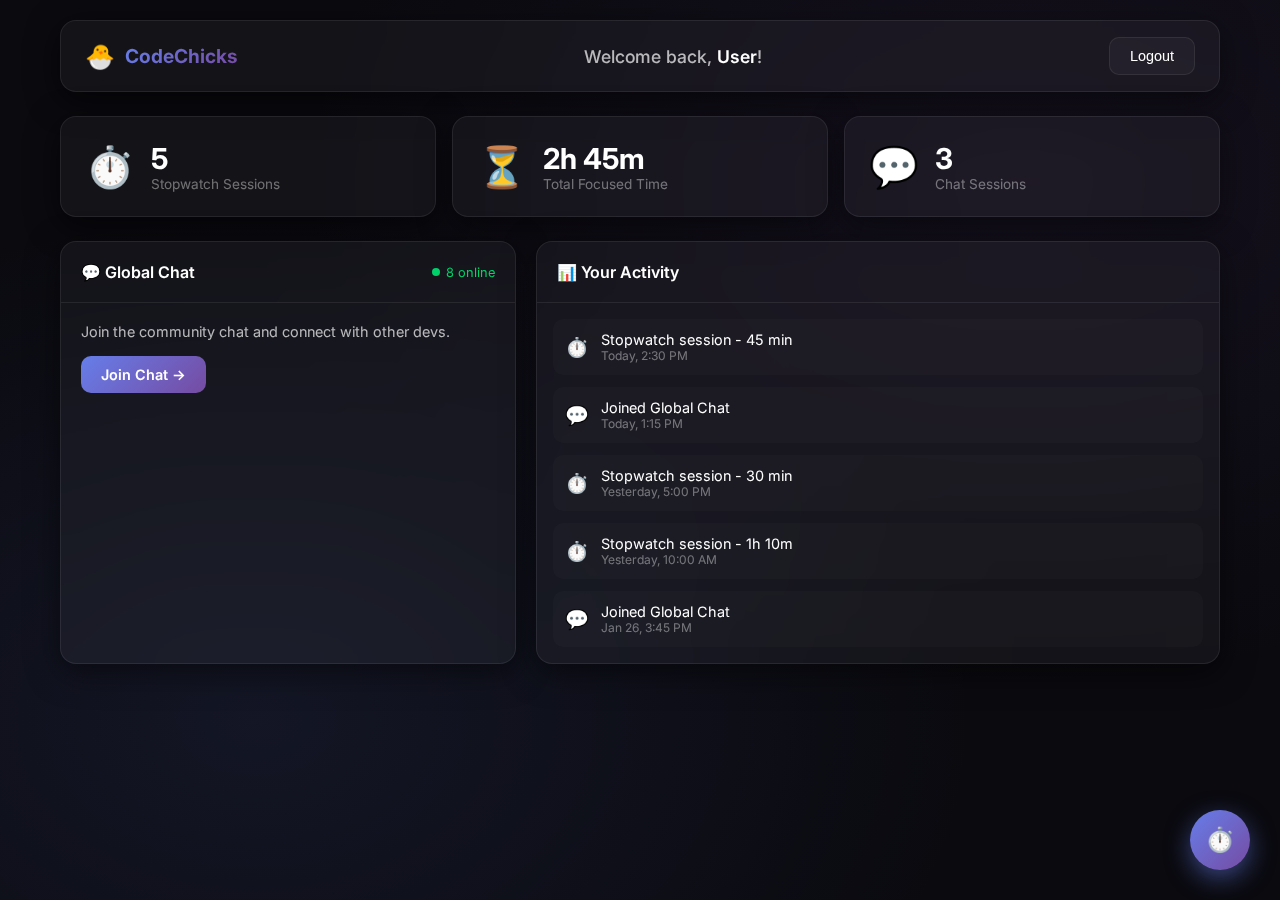
<file: New UIs/dashboard.html>
<!DOCTYPE html>
<html lang="en">

<head>
    <meta charset="UTF-8">
    <meta name="viewport" content="width=device-width, initial-scale=1.0">
    <title>Dashboard | CodeChicks</title>
    <meta name="description" content="Your personal CodeChicks dashboard">
    <link rel="preconnect" href="https://fonts.googleapis.com">
    <link rel="preconnect" href="https://fonts.gstatic.com" crossorigin>
    <link href="https://fonts.googleapis.com/css2?family=Inter:wght@300;400;500;600;700&display=swap" rel="stylesheet">
    <link rel="stylesheet" href="dashboard.css">
</head>

<body>
    <div class="dashboard-container">
        <!-- Header -->
        <header class="dashboard-header glass-panel">
            <div class="header-left">
                <div class="logo">
                    <span class="logo-icon">🐣</span>
                    <span class="logo-text">CodeChicks</span>
                </div>
            </div>
            <div class="header-center">
                <h1 class="welcome-text">Welcome back, <span class="user-name">User</span>!</h1>
            </div>
            <div class="header-right">
                <button class="logout-btn glass-btn" onclick="logout()">Logout</button>
            </div>
        </header>

        <!-- Main Content -->
        <main class="dashboard-main">
            <!-- Stats Row -->
            <section class="stats-row">
                <!-- Stopwatch Sessions Card -->
                <div class="stat-card glass-panel">
                    <div class="stat-icon">⏱️</div>
                    <div class="stat-info">
                        <span class="stat-value" id="stopwatch-sessions">5</span>
                        <span class="stat-label">Stopwatch Sessions</span>
                    </div>
                </div>

                <!-- Total Time Card -->
                <div class="stat-card glass-panel">
                    <div class="stat-icon">⏳</div>
                    <div class="stat-info">
                        <span class="stat-value" id="total-time">2h 45m</span>
                        <span class="stat-label">Total Focused Time</span>
                    </div>
                </div>

                <!-- Chat Activity Card -->
                <div class="stat-card glass-panel">
                    <div class="stat-icon">💬</div>
                    <div class="stat-info">
                        <span class="stat-value" id="chat-joins">3</span>
                        <span class="stat-label">Chat Sessions</span>
                    </div>
                </div>
            </section>

            <!-- Content Grid -->
            <section class="content-grid">
                <!-- Global Chat Card -->
                <div class="chat-card glass-panel">
                    <div class="card-header">
                        <h2 class="card-title">💬 Global Chat</h2>
                        <div class="online-indicator">
                            <span class="online-dot"></span>
                            <span class="online-text">8 online</span>
                        </div>
                    </div>
                    <div class="card-body">
                        <p class="card-desc">Join the community chat and connect with other devs.</p>
                        <a href="#" class="join-chat-btn glass-btn">Join Chat →</a>
                    </div>
                </div>

                <!-- Activity History Card -->
                <div class="history-card glass-panel">
                    <div class="card-header">
                        <h2 class="card-title">📊 Your Activity</h2>
                    </div>
                    <div class="history-list">
                        <div class="history-item">
                            <span class="history-icon">⏱️</span>
                            <div class="history-content">
                                <span class="history-text">Stopwatch session - 45 min</span>
                                <span class="history-time">Today, 2:30 PM</span>
                            </div>
                        </div>
                        <div class="history-item">
                            <span class="history-icon">💬</span>
                            <div class="history-content">
                                <span class="history-text">Joined Global Chat</span>
                                <span class="history-time">Today, 1:15 PM</span>
                            </div>
                        </div>
                        <div class="history-item">
                            <span class="history-icon">⏱️</span>
                            <div class="history-content">
                                <span class="history-text">Stopwatch session - 30 min</span>
                                <span class="history-time">Yesterday, 5:00 PM</span>
                            </div>
                        </div>
                        <div class="history-item">
                            <span class="history-icon">⏱️</span>
                            <div class="history-content">
                                <span class="history-text">Stopwatch session - 1h 10m</span>
                                <span class="history-time">Yesterday, 10:00 AM</span>
                            </div>
                        </div>
                        <div class="history-item">
                            <span class="history-icon">💬</span>
                            <div class="history-content">
                                <span class="history-text">Joined Global Chat</span>
                                <span class="history-time">Jan 26, 3:45 PM</span>
                            </div>
                        </div>
                    </div>
                </div>
            </section>
        </main>

        <!-- Floating Stopwatch Button -->
        <button class="floating-stopwatch-btn" id="stopwatch-toggle" title="Open Stopwatch">
            <span class="stopwatch-icon">⏱️</span>
        </button>

        <!-- Floating Stopwatch Window -->
        <div class="floating-stopwatch glass-panel" id="stopwatch-window">
            <div class="stopwatch-header" id="stopwatch-header">
                <span class="stopwatch-title">⏱️ Stopwatch</span>
                <div class="stopwatch-actions">
                    <button class="action-btn minimize" id="minimize-btn" title="Minimize">−</button>
                    <button class="action-btn close" id="close-btn" title="Close">✕</button>
                </div>
            </div>
            <div class="stopwatch-body" id="stopwatch-body">
                <div class="stopwatch-display" id="stopwatch-display">00:00:00</div>
                <div class="stopwatch-controls">
                    <button class="ctrl-btn start" id="start-btn">▶</button>
                    <button class="ctrl-btn pause" id="pause-btn">⏸</button>
                    <button class="ctrl-btn reset" id="reset-btn">↺</button>
                </div>
            </div>
        </div>
    </div>

    <script>
        // ===== Stopwatch Logic =====
        const toggleBtn = document.getElementById('stopwatch-toggle');
        const stopwatchWindow = document.getElementById('stopwatch-window');
        const closeBtn = document.getElementById('close-btn');
        const minimizeBtn = document.getElementById('minimize-btn');
        const stopwatchBody = document.getElementById('stopwatch-body');
        const header = document.getElementById('stopwatch-header');
        const startBtn = document.getElementById('start-btn');
        const pauseBtn = document.getElementById('pause-btn');
        const resetBtn = document.getElementById('reset-btn');
        const display = document.getElementById('stopwatch-display');

        let seconds = 0;
        let interval = null;
        let isRunning = false;
        let isMinimized = false;

        // Show stopwatch
        toggleBtn.addEventListener('click', () => {
            stopwatchWindow.classList.add('active');
            toggleBtn.style.display = 'none';
        });

        // Close stopwatch
        closeBtn.addEventListener('click', () => {
            stopwatchWindow.classList.remove('active');
            toggleBtn.style.display = 'flex';
        });

        // Minimize
        minimizeBtn.addEventListener('click', () => {
            isMinimized = !isMinimized;
            stopwatchBody.style.display = isMinimized ? 'none' : 'flex';
            minimizeBtn.textContent = isMinimized ? '+' : '−';
        });

        // Format time
        function formatTime(sec) {
            const h = Math.floor(sec / 3600);
            const m = Math.floor((sec % 3600) / 60);
            const s = sec % 60;
            return `${String(h).padStart(2, '0')}:${String(m).padStart(2, '0')}:${String(s).padStart(2, '0')}`;
        }

        // Start
        startBtn.addEventListener('click', () => {
            if (!isRunning) {
                isRunning = true;
                interval = setInterval(() => {
                    seconds++;
                    display.textContent = formatTime(seconds);
                }, 1000);
            }
        });

        // Pause
        pauseBtn.addEventListener('click', () => {
            isRunning = false;
            clearInterval(interval);
        });

        // Reset
        resetBtn.addEventListener('click', () => {
            isRunning = false;
            clearInterval(interval);
            seconds = 0;
            display.textContent = '00:00:00';
        });

        // ===== Draggable Window =====
        let isDragging = false;
        let offsetX = 0, offsetY = 0;

        header.addEventListener('mousedown', (e) => {
            if (e.target.tagName === 'BUTTON') return;
            isDragging = true;
            offsetX = e.clientX - stopwatchWindow.offsetLeft;
            offsetY = e.clientY - stopwatchWindow.offsetTop;
        });

        document.addEventListener('mousemove', (e) => {
            if (!isDragging) return;
            const x = Math.max(0, Math.min(e.clientX - offsetX, window.innerWidth - stopwatchWindow.offsetWidth));
            const y = Math.max(0, Math.min(e.clientY - offsetY, window.innerHeight - stopwatchWindow.offsetHeight));
            stopwatchWindow.style.left = x + 'px';
            stopwatchWindow.style.top = y + 'px';
            stopwatchWindow.style.right = 'auto';
            stopwatchWindow.style.bottom = 'auto';
        });

        document.addEventListener('mouseup', () => isDragging = false);

        // Logout
        function logout() {
            localStorage.removeItem('access_token');
            window.location.href = '/';
        }
    </script>
</body>

</html>
</file>
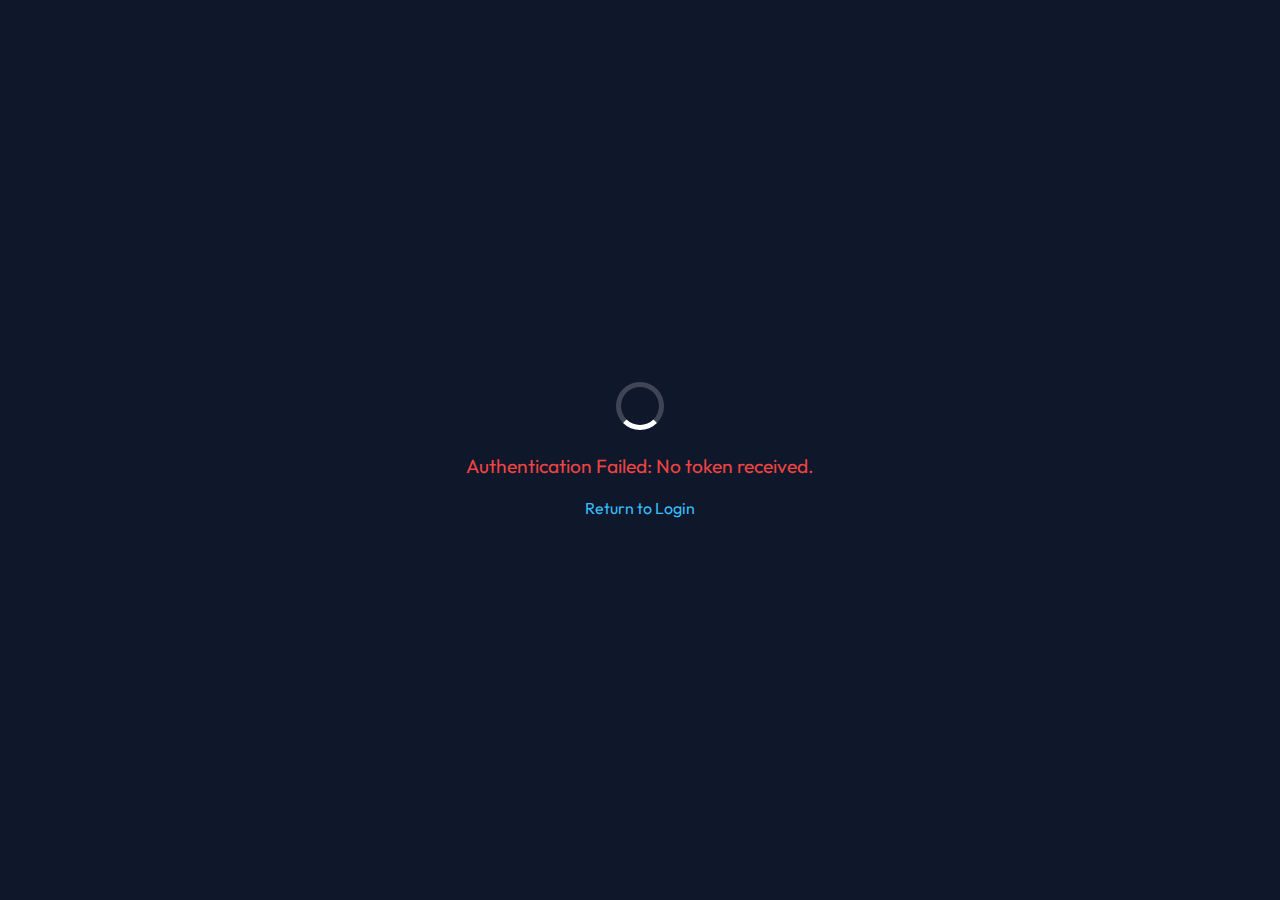
<file: static/auth/callback.html>
<!DOCTYPE html>
<html lang="en">

<head>
    <meta charset="UTF-8">
    <meta name="viewport" content="width=device-width, initial-scale=1.0">
    <title>Authenticating... | CodeChicks</title>
    <link href="https://fonts.googleapis.com/css2?family=Outfit:wght@400;500&display=swap" rel="stylesheet">
    <style>
        body {
            margin: 0;
            padding: 0;
            display: flex;
            flex-direction: column;
            justify-content: center;
            align-items: center;
            min-height: 100vh;
            background-color: #0f172a;
            color: #ffffff;
            font-family: 'Outfit', sans-serif;
        }

        .loader {
            width: 48px;
            height: 48px;
            border: 5px solid rgba(255, 255, 255, 0.2);
            border-bottom-color: #ffffff;
            border-radius: 50%;
            display: inline-block;
            box-sizing: border-box;
            animation: rotation 1s linear infinite;
            margin-bottom: 24px;
        }

        .message {
            font-size: 1.2rem;
            color: rgba(255, 255, 255, 0.8);
            animation: pulse 1.5s ease-in-out infinite;
        }

        @keyframes rotation {
            0% {
                transform: rotate(0deg);
            }

            100% {
                transform: rotate(360deg);
            }
        }

        @keyframes pulse {

            0%,
            100% {
                opacity: 0.6;
            }

            50% {
                opacity: 1;
            }
        }
    </style>
</head>

<body>
    <span class="loader"></span>
    <div class="message">Finalizing secure login...</div>

    <script>
        document.addEventListener('DOMContentLoaded', () => {
            // 1. Get token from URL query parameters
            const urlParams = new URLSearchParams(window.location.search);
            const token = urlParams.get('token');
            const error = urlParams.get('error');

            if (token) {
                // 2. Save to localStorage
                localStorage.setItem('access_token', token);

                // Security: Remove token from URL/History
                window.history.replaceState({}, document.title, window.location.pathname);

                // 3. Redirect logic
                const isNewUser = urlParams.get('new_user') === 'true';
                const redirectPath = isNewUser ? '/onboarding' : '/dashboard';

                // Small delay to ensure storage is committed and for UX smoothness
                setTimeout(() => {
                    window.location.href = redirectPath;
                }, 800);
            } else {
                // Handle Error
                const msg = document.querySelector('.message');
                msg.style.color = '#ef4444';
                msg.style.animation = 'none';
                msg.textContent = error ? `Login Failed: ${error}` : 'Authentication Failed: No token received.';

                // Add return button
                const btn = document.createElement('a');
                btn.href = '/';
                btn.textContent = 'Return to Login';
                btn.style.marginTop = '20px';
                btn.style.color = '#38bdf8';
                btn.style.textDecoration = 'none';
                document.body.appendChild(btn);
            }
        });
    </script>
</body>

</html>
</file>
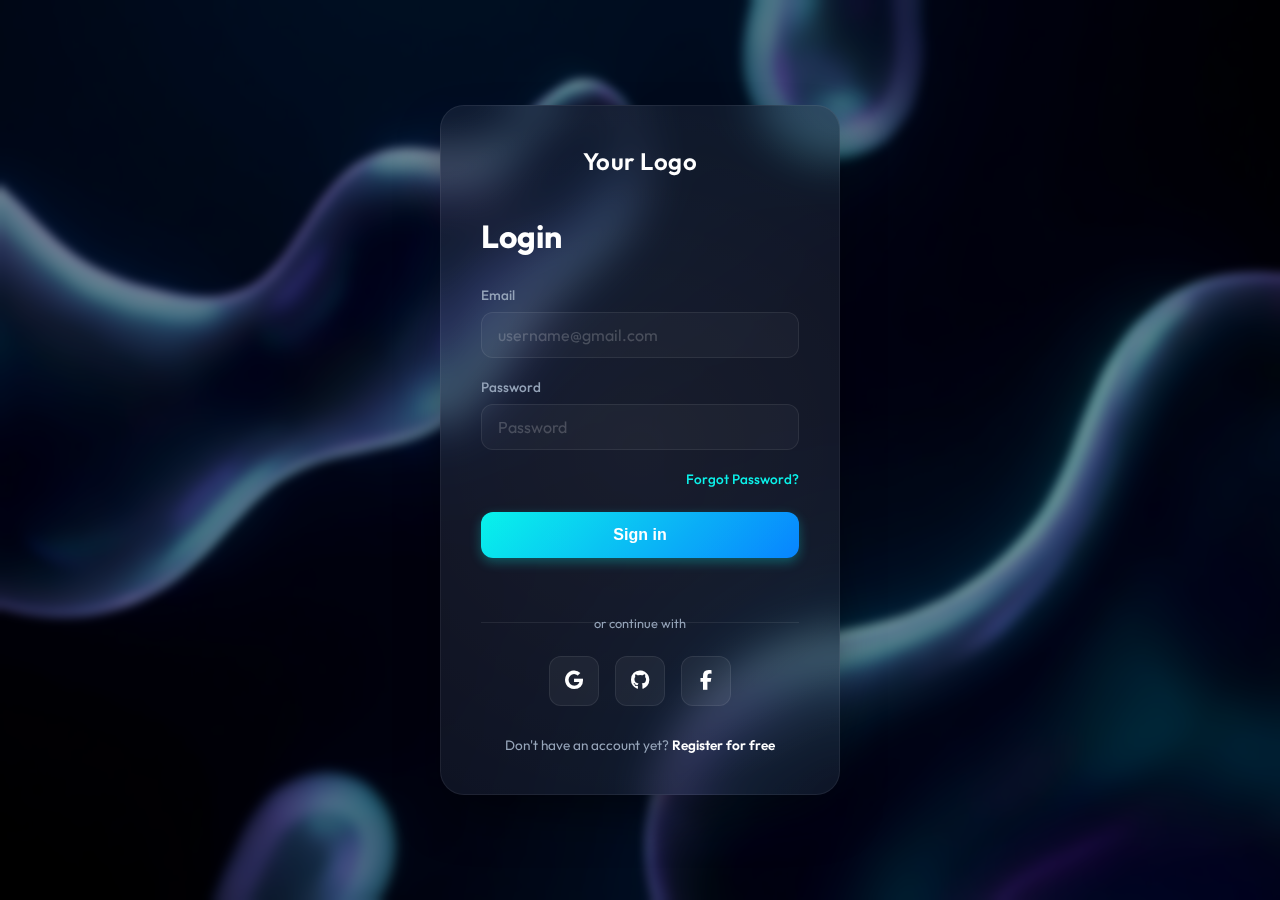
<file: static/login/login.html>
<!DOCTYPE html>
<html lang="en">

<head>
    <meta charset="UTF-8">
    <meta name="viewport" content="width=device-width, initial-scale=1.0">
    <title>Login - CodeChicks</title>
    <link rel="stylesheet" href="/static/login/style.css">
    <link href="https://fonts.googleapis.com/css2?family=Outfit:wght@300;400;500;600;700&display=swap" rel="stylesheet">
    <!-- Font Awesome for Icons -->
    <link rel="stylesheet" href="https://cdnjs.cloudflare.com/ajax/libs/font-awesome/6.4.0/css/all.min.css">
</head>

<body>

    <div class="background-overlay"></div>

    <div class="login-container">
        <div class="glass-card">
            <div class="logo-section">
                <h2>Your Logo</h2>
            </div>

            <div class="form-section">
                <h3>Login</h3>

                <form id="loginForm" onsubmit="handleLogin(event)">
                    <div class="input-group">
                        <label for="email">Email</label>
                        <input type="email" id="email" placeholder="username@gmail.com" required>
                    </div>

                    <div class="input-group">
                        <label for="password">Password</label>
                        <input type="password" id="password" placeholder="Password" required>
                    </div>

                    <div class="form-footer">
                        <a href="#" class="forgot-pass">Forgot Password?</a>
                    </div>

                    <button type="submit" class="btn-primary" id="loginBtn">
                        <span id="btnText">Sign in</span>
                        <div class="spinner text-center" id="btnSpinner" style="display: none;"></div>
                    </button>

                    <div id="errorMessage" class="error-message"></div>

                    <div class="divider">
                        <span>or continue with</span>
                    </div>

                    <div class="social-login">
                        <button type="button" class="social-btn google"><i class="fab fa-google"></i></button>
                        <button type="button" class="social-btn github"><i class="fab fa-github"></i></button>
                        <button type="button" class="social-btn facebook"><i class="fab fa-facebook-f"></i></button>
                    </div>

                    <p class="register-link">Don't have an account yet? <a href="/register">Register for free</a></p>
                </form>
            </div>
        </div>
    </div>

    <script src="/static/login/script.js"></script>
</body>

</html>
</file>
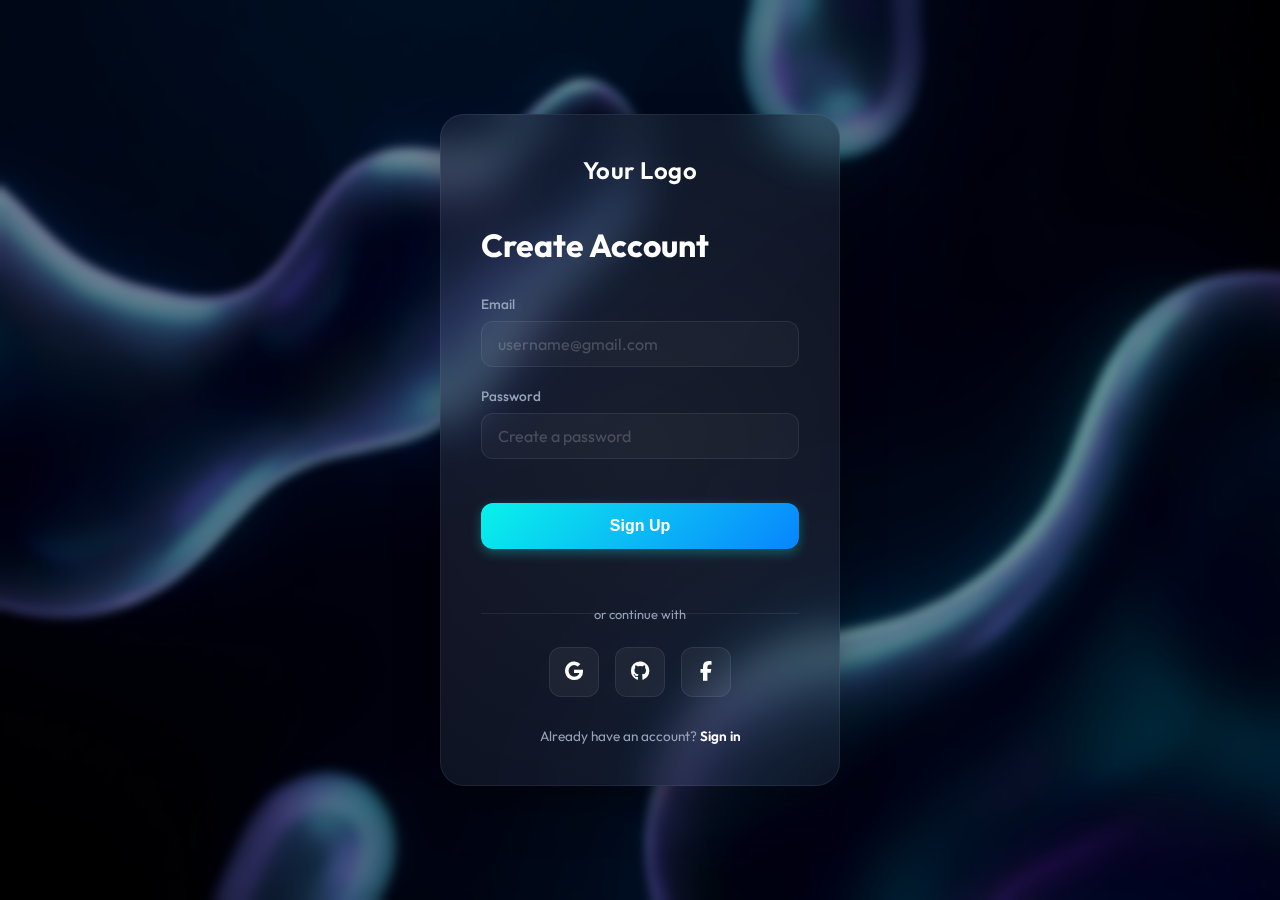
<file: static/login/register.html>
<!DOCTYPE html>
<html lang="en">

<head>
    <meta charset="UTF-8">
    <meta name="viewport" content="width=device-width, initial-scale=1.0">
    <title>Register - CodeChicks</title>
    <link rel="stylesheet" href="/static/login/style.css">
    <link href="https://fonts.googleapis.com/css2?family=Outfit:wght@300;400;500;600;700&display=swap" rel="stylesheet">
    <!-- Font Awesome for Icons -->
    <link rel="stylesheet" href="https://cdnjs.cloudflare.com/ajax/libs/font-awesome/6.4.0/css/all.min.css">
</head>

<body>

    <div class="background-overlay"></div>

    <div class="login-container">
        <div class="glass-card">
            <div class="logo-section">
                <h2>Your Logo</h2>
            </div>

            <div class="form-section">
                <h3>Create Account</h3>

                <form id="registerForm" onsubmit="handleRegister(event)">
                    <div class="input-group">
                        <label for="email">Email</label>
                        <input type="email" id="email" placeholder="username@gmail.com" required>
                    </div>

                    <div class="input-group">
                        <label for="password">Password</label>
                        <input type="password" id="password" placeholder="Create a password" required>
                    </div>

                    <div class="form-footer">
                        <!-- Spacer to keep layout consistent -->
                    </div>

                    <button type="submit" class="btn-primary" id="registerBtn">
                        <span id="btnText">Sign Up</span>
                        <div class="spinner text-center" id="btnSpinner" style="display: none;"></div>
                    </button>

                    <div id="errorMessage" class="error-message"></div>

                    <div class="divider">
                        <span>or continue with</span>
                    </div>

                    <div class="social-login">
                        <button type="button" class="social-btn google"><i class="fab fa-google"></i></button>
                        <button type="button" class="social-btn github"><i class="fab fa-github"></i></button>
                        <button type="button" class="social-btn facebook"><i class="fab fa-facebook-f"></i></button>
                    </div>

                    <p class="register-link">Already have an account? <a href="/">Sign in</a></p>
                </form>
            </div>
        </div>
    </div>

    <script src="/static/login/script.js"></script>
</body>

</html>
</file>
<file: chat_ui/style.css>
/* ========================================
   Global Chat - Dark Glassmorphism
   ======================================== */

:root {
    --bg-dark: #0a0a0f;
    --glass-bg: rgba(255, 255, 255, 0.04);
    --glass-border: rgba(255, 255, 255, 0.08);
    --glass-shadow: 0 8px 32px rgba(0, 0, 0, 0.5);
    --text-primary: #ffffff;
    --text-secondary: rgba(255, 255, 255, 0.7);
    --text-muted: rgba(255, 255, 255, 0.4);
    --accent: #667eea;
    --accent-gradient: linear-gradient(135deg, #667eea 0%, #764ba2 100%);
    --success: #00d26a;
    --radius: 16px;
    --radius-sm: 10px;
}

*,
*::before,
*::after {
    margin: 0;
    padding: 0;
    box-sizing: border-box;
}

body {
    font-family: 'Inter', sans-serif;
    background: var(--bg-dark);
    background-image:
        radial-gradient(ellipse at 20% 80%, rgba(102, 126, 234, 0.1) 0%, transparent 50%),
        radial-gradient(ellipse at 80% 20%, rgba(118, 75, 162, 0.1) 0%, transparent 50%);
    background-attachment: fixed;
    color: var(--text-primary);
    height: 100vh;
    overflow: hidden;
}

/* Glass Classes */
.glass-panel {
    background: var(--glass-bg);
    backdrop-filter: blur(20px);
    -webkit-backdrop-filter: blur(20px);
    border: 1px solid var(--glass-border);
    border-radius: var(--radius);
    box-shadow: var(--glass-shadow);
}

.glass-btn {
    background: var(--glass-bg);
    border: 1px solid var(--glass-border);
    border-radius: var(--radius-sm);
    color: var(--text-primary);
    padding: 8px 12px;
    cursor: pointer;
    transition: all 0.2s ease;
}

.glass-btn:hover {
    background: rgba(255, 255, 255, 0.1);
}

/* Chat Container */
.chat-container {
    display: flex;
    height: 100vh;
    padding: 16px;
    gap: 16px;
}

/* Sidebar */
.chat-sidebar {
    width: 260px;
    display: flex;
    flex-direction: column;
    padding: 16px;
}

.sidebar-header {
    display: flex;
    align-items: center;
    gap: 12px;
    padding-bottom: 16px;
    border-bottom: 1px solid var(--glass-border);
    margin-bottom: 16px;
}

.back-btn {
    color: var(--text-secondary);
    text-decoration: none;
    font-size: 0.9rem;
    transition: color 0.2s;
}

.back-btn:hover {
    color: var(--text-primary);
}

.sidebar-title {
    font-size: 1rem;
    font-weight: 600;
}

/* Online Users */
.online-users {
    flex: 1;
}

.section-header {
    display: flex;
    justify-content: space-between;
    align-items: center;
    margin-bottom: 12px;
}

.section-title {
    font-size: 0.8rem;
    color: var(--text-muted);
    text-transform: uppercase;
    letter-spacing: 1px;
}

.online-count {
    background: var(--success);
    color: #000;
    font-size: 0.7rem;
    font-weight: 600;
    padding: 2px 8px;
    border-radius: 10px;
}

.users-list {
    display: flex;
    flex-direction: column;
    gap: 8px;
}

.user-item {
    display: flex;
    align-items: center;
    gap: 10px;
    padding: 10px;
    border-radius: var(--radius-sm);
    transition: background 0.2s;
}

.user-item:hover {
    background: rgba(255, 255, 255, 0.05);
}

.user-avatar {
    width: 32px;
    height: 32px;
    border-radius: 50%;
    display: flex;
    align-items: center;
    justify-content: center;
    font-weight: 600;
    font-size: 0.85rem;
}

.user-name {
    flex: 1;
    font-size: 0.9rem;
}

.status-dot {
    width: 8px;
    height: 8px;
    background: var(--success);
    border-radius: 50%;
}

/* Main Chat Area */
.chat-main {
    flex: 1;
    display: flex;
    flex-direction: column;
    gap: 16px;
}

/* Chat Header */
.chat-header {
    display: flex;
    justify-content: space-between;
    align-items: center;
    padding: 16px 20px;
}

.chat-title {
    font-size: 1.1rem;
    font-weight: 600;
}

.chat-subtitle {
    font-size: 0.8rem;
    color: var(--text-muted);
}

.action-btn {
    font-size: 1rem;
}

/* Messages Area */
.messages-area {
    flex: 1;
    overflow-y: auto;
    padding: 16px;
    display: flex;
    flex-direction: column;
    gap: 16px;
}

.messages-area::-webkit-scrollbar {
    width: 6px;
}

.messages-area::-webkit-scrollbar-track {
    background: transparent;
}

.messages-area::-webkit-scrollbar-thumb {
    background: rgba(255, 255, 255, 0.1);
    border-radius: 3px;
}

/* Messages */
.message {
    display: flex;
    gap: 12px;
    max-width: 70%;
}

.message.other {
    align-self: flex-start;
}

.message.self {
    align-self: flex-end;
    flex-direction: row-reverse;
}

.message-avatar {
    width: 36px;
    height: 36px;
    border-radius: 50%;
    display: flex;
    align-items: center;
    justify-content: center;
    font-weight: 600;
    font-size: 0.9rem;
    flex-shrink: 0;
}

.message-content {
    background: var(--glass-bg);
    border: 1px solid var(--glass-border);
    border-radius: var(--radius);
    padding: 12px 16px;
}

.message.self .message-content {
    background: var(--accent-gradient);
    border: none;
}

.message-header {
    display: flex;
    gap: 12px;
    align-items: center;
    margin-bottom: 6px;
}

.message-author {
    font-size: 0.85rem;
    font-weight: 600;
}

.message-time {
    font-size: 0.7rem;
    color: var(--text-muted);
}

.message.self .message-time {
    color: rgba(255, 255, 255, 0.7);
}

.message-text {
    font-size: 0.9rem;
    line-height: 1.5;
    color: var(--text-secondary);
}

.message.self .message-text {
    color: var(--text-primary);
}

/* Message Input */
.message-input-area {
    display: flex;
    align-items: center;
    gap: 12px;
    padding: 12px 16px;
}

.message-input {
    flex: 1;
    background: transparent;
    border: none;
    outline: none;
    color: var(--text-primary);
    font-size: 0.95rem;
    font-family: inherit;
}

.message-input::placeholder {
    color: var(--text-muted);
}

.send-btn {
    width: 44px;
    height: 44px;
    border-radius: 50%;
    background: var(--accent-gradient);
    border: none;
    color: white;
    font-size: 1.1rem;
    cursor: pointer;
    display: flex;
    align-items: center;
    justify-content: center;
    transition: transform 0.2s, box-shadow 0.2s;
}

.send-btn:hover {
    transform: scale(1.05);
    box-shadow: 0 4px 15px rgba(102, 126, 234, 0.4);
}

/* Responsive */
@media (max-width: 768px) {
    .chat-sidebar {
        display: none;
    }

    .message {
        max-width: 85%;
    }
}
</file>
<file: dashboard_ui/style.css>
/* ========================================
   User Dashboard - Dark Glassmorphism
   ======================================== */

:root {
    --bg-dark: #0a0a0f;
    --glass-bg: rgba(255, 255, 255, 0.04);
    --glass-border: rgba(255, 255, 255, 0.08);
    --glass-shadow: 0 8px 32px rgba(0, 0, 0, 0.5);
    --text-primary: #ffffff;
    --text-secondary: rgba(255, 255, 255, 0.7);
    --text-muted: rgba(255, 255, 255, 0.4);
    --accent: #667eea;
    --accent-gradient: linear-gradient(135deg, #667eea 0%, #764ba2 100%);
    --success: #00d26a;
    --radius: 16px;
    --radius-sm: 10px;
}

*,
*::before,
*::after {
    margin: 0;
    padding: 0;
    box-sizing: border-box;
}

body {
    font-family: 'Inter', sans-serif;
    background: var(--bg-dark);
    background-image:
        radial-gradient(ellipse at 20% 80%, rgba(102, 126, 234, 0.1) 0%, transparent 50%),
        radial-gradient(ellipse at 80% 20%, rgba(118, 75, 162, 0.1) 0%, transparent 50%);
    background-attachment: fixed;
    color: var(--text-primary);
    min-height: 100vh;
}

/* Glass Classes */
.glass-panel {
    background: var(--glass-bg);
    backdrop-filter: blur(20px);
    -webkit-backdrop-filter: blur(20px);
    border: 1px solid var(--glass-border);
    border-radius: var(--radius);
    box-shadow: var(--glass-shadow);
}

.glass-btn {
    background: var(--glass-bg);
    border: 1px solid var(--glass-border);
    border-radius: var(--radius-sm);
    color: var(--text-primary);
    padding: 10px 20px;
    cursor: pointer;
    transition: all 0.2s ease;
    text-decoration: none;
    font-size: 0.9rem;
}

.glass-btn:hover {
    background: rgba(255, 255, 255, 0.1);
}

/* Dashboard Container */
.dashboard-container {
    max-width: 1200px;
    margin: 0 auto;
    padding: 20px;
    min-height: 100vh;
}

/* Header */
.dashboard-header {
    display: flex;
    justify-content: space-between;
    align-items: center;
    padding: 16px 24px;
    margin-bottom: 24px;
}

.logo {
    display: flex;
    align-items: center;
    gap: 10px;
}

.logo-icon {
    font-size: 1.5rem;
}

.logo-text {
    font-size: 1.2rem;
    font-weight: 700;
    background: var(--accent-gradient);
    -webkit-background-clip: text;
    -webkit-text-fill-color: transparent;
}

.welcome-text {
    font-size: 1.1rem;
    font-weight: 500;
    color: var(--text-secondary);
}

.user-name {
    color: var(--text-primary);
    font-weight: 600;
}

.logout-btn {
    font-weight: 500;
}

/* Stats Row */
.stats-row {
    display: grid;
    grid-template-columns: repeat(3, 1fr);
    gap: 16px;
    margin-bottom: 24px;
}

.stat-card {
    display: flex;
    align-items: center;
    gap: 16px;
    padding: 24px;
}

.stat-icon {
    font-size: 2.5rem;
}

.stat-info {
    display: flex;
    flex-direction: column;
}

.stat-value {
    font-size: 1.8rem;
    font-weight: 700;
}

.stat-label {
    font-size: 0.85rem;
    color: var(--text-muted);
}

/* Content Grid */
.content-grid {
    display: grid;
    grid-template-columns: 1fr 1.5fr;
    gap: 20px;
}

/* Card Styles */
.card-header {
    display: flex;
    justify-content: space-between;
    align-items: center;
    padding: 20px;
    border-bottom: 1px solid var(--glass-border);
}

.card-title {
    font-size: 1rem;
    font-weight: 600;
}

.card-body {
    padding: 20px;
}

.card-desc {
    color: var(--text-secondary);
    font-size: 0.9rem;
    margin-bottom: 16px;
}

/* Global Chat Card */
.online-indicator {
    display: flex;
    align-items: center;
    gap: 6px;
}

.online-dot {
    width: 8px;
    height: 8px;
    background: var(--success);
    border-radius: 50%;
    animation: pulse 2s infinite;
}

@keyframes pulse {

    0%,
    100% {
        opacity: 1;
    }

    50% {
        opacity: 0.5;
    }
}

.online-text {
    font-size: 0.8rem;
    color: var(--success);
}

.join-chat-btn {
    display: inline-block;
    background: var(--accent-gradient);
    border: none;
    font-weight: 600;
}

.join-chat-btn:hover {
    transform: translateY(-2px);
    box-shadow: 0 4px 15px rgba(102, 126, 234, 0.4);
}

/* History Card */
.history-list {
    padding: 16px;
    display: flex;
    flex-direction: column;
    gap: 12px;
}

.history-item {
    display: flex;
    align-items: center;
    gap: 12px;
    padding: 12px;
    background: rgba(255, 255, 255, 0.02);
    border-radius: var(--radius-sm);
    transition: background 0.2s;
}

.history-item:hover {
    background: rgba(255, 255, 255, 0.05);
}

.history-icon {
    font-size: 1.2rem;
}

.history-content {
    display: flex;
    flex-direction: column;
}

.history-text {
    font-size: 0.9rem;
}

.history-time {
    font-size: 0.75rem;
    color: var(--text-muted);
}

/* Floating Stopwatch Button */
.floating-stopwatch-btn {
    position: fixed;
    bottom: 30px;
    right: 30px;
    width: 60px;
    height: 60px;
    border-radius: 50%;
    background: var(--accent-gradient);
    border: none;
    font-size: 1.5rem;
    cursor: pointer;
    display: flex;
    align-items: center;
    justify-content: center;
    box-shadow: 0 8px 25px rgba(102, 126, 234, 0.5);
    transition: transform 0.2s, box-shadow 0.2s;
    z-index: 100;
}

.floating-stopwatch-btn:hover {
    transform: scale(1.1);
    box-shadow: 0 10px 35px rgba(102, 126, 234, 0.6);
}

/* Floating Stopwatch Window */
.floating-stopwatch {
    position: fixed;
    bottom: 100px;
    right: 30px;
    width: 260px;
    z-index: 1000;
    opacity: 0;
    visibility: hidden;
    transform: translateY(20px);
    transition: all 0.3s ease;
}

.floating-stopwatch.active {
    opacity: 1;
    visibility: visible;
    transform: translateY(0);
}

.stopwatch-header {
    display: flex;
    justify-content: space-between;
    align-items: center;
    padding: 12px 16px;
    background: rgba(255, 255, 255, 0.05);
    border-bottom: 1px solid var(--glass-border);
    cursor: grab;
    user-select: none;
}

.stopwatch-title {
    font-size: 0.85rem;
    font-weight: 600;
}

.stopwatch-actions {
    display: flex;
    gap: 8px;
}

.action-btn {
    width: 22px;
    height: 22px;
    border-radius: 50%;
    border: none;
    background: rgba(255, 255, 255, 0.1);
    color: var(--text-secondary);
    cursor: pointer;
    font-size: 0.9rem;
    display: flex;
    align-items: center;
    justify-content: center;
    transition: all 0.2s;
}

.action-btn:hover {
    background: rgba(255, 255, 255, 0.2);
    color: var(--text-primary);
}

.action-btn.close:hover {
    background: rgba(255, 71, 87, 0.3);
}

.stopwatch-body {
    display: flex;
    flex-direction: column;
    align-items: center;
    padding: 24px;
    gap: 20px;
}

.stopwatch-display {
    font-family: 'Inter', monospace;
    font-size: 2.5rem;
    font-weight: 600;
    color: var(--accent);
}

.stopwatch-controls {
    display: flex;
    gap: 12px;
}

.ctrl-btn {
    width: 46px;
    height: 46px;
    border-radius: 50%;
    border: 1px solid var(--glass-border);
    background: var(--glass-bg);
    color: var(--text-primary);
    font-size: 1.1rem;
    cursor: pointer;
    transition: all 0.2s;
}

.ctrl-btn:hover {
    background: rgba(255, 255, 255, 0.1);
}

.ctrl-btn.start:hover {
    background: rgba(0, 210, 106, 0.2);
    border-color: var(--success);
}

.ctrl-btn.pause:hover {
    background: rgba(255, 193, 7, 0.2);
    border-color: #ffc107;
}

.ctrl-btn.reset:hover {
    background: rgba(255, 71, 87, 0.2);
    border-color: #ff4757;
}

/* Responsive */
@media (max-width: 768px) {
    .stats-row {
        grid-template-columns: 1fr;
    }

    .content-grid {
        grid-template-columns: 1fr;
    }

    .dashboard-header {
        flex-direction: column;
        gap: 12px;
        text-align: center;
    }

    .header-center {
        order: -1;
    }
}
</file>
<file: static/admin/style.css>
/* ========================================
   Admin Panel - Gold/Amber Glassmorphism
   ======================================== */

:root {
    --bg-dark: #0a0a0f;
    --glass-bg: rgba(255, 255, 255, 0.04);
    --glass-border: rgba(255, 255, 255, 0.08);
    --glass-shadow: 0 8px 32px rgba(0, 0, 0, 0.5);
    --text-primary: #ffffff;
    --text-secondary: rgba(255, 255, 255, 0.7);
    --text-muted: rgba(255, 255, 255, 0.4);

    /* Admin Gold/Amber Theme */
    --accent: #f59e0b;
    --accent-light: #fbbf24;
    --accent-dark: #d97706;
    --accent-gradient: linear-gradient(135deg, #f59e0b 0%, #d97706 100%);

    --success: #00d26a;
    --error: #ff4757;
    --warning: #ffc107;
    --info: #3b82f6;

    --radius: 16px;
    --radius-sm: 10px;
}

*,
*::before,
*::after {
    margin: 0;
    padding: 0;
    box-sizing: border-box;
}

body {
    font-family: 'Inter', sans-serif;
    background: var(--bg-dark);
    background-image:
        radial-gradient(ellipse at 20% 80%, rgba(245, 158, 11, 0.08) 0%, transparent 50%),
        radial-gradient(ellipse at 80% 20%, rgba(217, 119, 6, 0.08) 0%, transparent 50%);
    background-attachment: fixed;
    color: var(--text-primary);
    min-height: 100vh;
}

/* Glass Classes */
.glass-panel {
    background: var(--glass-bg);
    backdrop-filter: blur(20px);
    -webkit-backdrop-filter: blur(20px);
    border: 1px solid var(--glass-border);
    border-radius: var(--radius);
    box-shadow: var(--glass-shadow);
}

.glass-btn {
    background: var(--glass-bg);
    border: 1px solid var(--glass-border);
    border-radius: var(--radius-sm);
    color: var(--text-primary);
    padding: 10px 20px;
    cursor: pointer;
    transition: all 0.2s ease;
    text-decoration: none;
    font-size: 0.9rem;
    font-family: inherit;
    display: flex;
    align-items: center;
    gap: 8px;
}

.glass-btn:hover {
    background: rgba(255, 255, 255, 0.1);
}

.glass-btn:focus-visible {
    outline: 2px solid var(--accent);
    outline-offset: 2px;
}

/* Admin Container */
.admin-container {
    max-width: 1400px;
    margin: 0 auto;
    padding: 20px;
    min-height: 100vh;
    display: grid;
    grid-template-columns: 240px 1fr;
    grid-template-rows: auto 1fr;
    gap: 20px;
}

/* Header */
.admin-header {
    grid-column: 1 / -1;
    display: flex;
    justify-content: space-between;
    align-items: center;
    padding: 16px 24px;
}

.logo {
    display: flex;
    align-items: center;
    gap: 10px;
}

.logo-icon {
    font-size: 1.5rem;
}

.logo-text {
    font-size: 1.2rem;
    font-weight: 700;
    background: var(--accent-gradient);
    -webkit-background-clip: text;
    -webkit-text-fill-color: transparent;
    background-clip: text;
}

.admin-badge {
    background: var(--accent-gradient);
    color: #000;
    padding: 6px 16px;
    border-radius: 20px;
    font-size: 0.75rem;
    font-weight: 700;
    letter-spacing: 1px;
}

.mobile-toggle {
    display: none;
    background: none;
    border: none;
    color: var(--text-primary);
    font-size: 1.5rem;
    cursor: pointer;
    padding: 5px;
    margin-right: 10px;
}

@media (max-width: 900px) {
    .mobile-toggle {
        display: block;
    }
}

/* Sidebar */
.sidebar {
    padding: 20px 16px;
    height: fit-content;
    display: flex;
    flex-direction: column;
}

.nav-links {
    list-style: none;
    display: flex;
    flex-direction: column;
    gap: 8px;
    flex: 1;
}

.nav-links li a {
    display: flex;
    align-items: center;
    gap: 12px;
    padding: 12px 16px;
    border-radius: var(--radius-sm);
    color: var(--text-secondary);
    text-decoration: none;
    font-size: 0.95rem;
    transition: all 0.2s ease;
}

.nav-links li a:hover {
    background: rgba(245, 158, 11, 0.1);
    color: var(--accent);
}

.nav-links li a:focus-visible {
    outline: 2px solid var(--accent);
    outline-offset: -2px;
    background: rgba(245, 158, 11, 0.1);
}

.nav-links li.active a {
    background: var(--accent-gradient);
    color: #000;
    font-weight: 600;
}

.nav-links li a i {
    width: 20px;
    text-align: center;
}

.nav-footer {
    margin-top: 20px;
    padding-top: 20px;
    border-top: 1px solid var(--glass-border);
}

.logout-btn {
    width: 100%;
    padding: 12px 16px;
    background: rgba(255, 71, 87, 0.1);
    border: 1px solid rgba(255, 71, 87, 0.3);
    color: var(--error);
    border-radius: var(--radius-sm);
    cursor: pointer;
    font-family: inherit;
    font-size: 0.9rem;
    display: flex;
    align-items: center;
    justify-content: center;
    gap: 8px;
    transition: all 0.2s ease;
}

.logout-btn:hover {
    background: rgba(255, 71, 87, 0.2);
}

/* Main Content */
.admin-main {
    display: flex;
    flex-direction: column;
    gap: 20px;
}

/* Stats Grid */
.stats-grid {
    display: grid;
    grid-template-columns: repeat(4, 1fr);
    gap: 16px;
}

.stat-card {
    padding: 24px;
    display: flex;
    align-items: center;
    gap: 16px;
}

.stat-icon {
    width: 56px;
    height: 56px;
    border-radius: 12px;
    display: flex;
    align-items: center;
    justify-content: center;
    font-size: 1.4rem;
}

.stat-icon.users {
    background: rgba(245, 158, 11, 0.2);
    color: var(--accent);
}

.stat-icon.active {
    background: rgba(0, 210, 106, 0.2);
    color: var(--success);
}

.stat-icon.messages {
    background: rgba(59, 130, 246, 0.2);
    color: var(--info);
}

.stat-icon.admins {
    background: rgba(245, 158, 11, 0.2);
    color: var(--accent);
}

.stat-content {
    display: flex;
    flex-direction: column;
}

.stat-value {
    font-size: 1.8rem;
    font-weight: 700;
    color: var(--text-primary);
}

.stat-label {
    font-size: 0.85rem;
    color: var(--text-muted);
}

/* Sections */
.section-title {
    font-size: 1rem;
    font-weight: 600;
    margin-bottom: 20px;
    color: var(--text-primary);
}

/* Quick Actions */
.quick-actions {
    padding: 24px;
}

.action-buttons {
    display: flex;
    gap: 12px;
    flex-wrap: wrap;
}

.action-btn {
    display: flex;
    align-items: center;
    gap: 10px;
    padding: 14px 24px;
    background: rgba(245, 158, 11, 0.1);
    border: 1px solid rgba(245, 158, 11, 0.3);
    border-radius: var(--radius-sm);
    color: var(--accent);
    text-decoration: none;
    font-size: 0.9rem;
    cursor: pointer;
    transition: all 0.2s ease;
    font-family: inherit;
}

.action-btn:hover {
    background: rgba(245, 158, 11, 0.2);
    transform: translateY(-2px);
}

.action-btn:focus-visible {
    outline: 2px solid var(--accent);
    outline-offset: 2px;
    background: rgba(245, 158, 11, 0.2);
}

.action-btn i {
    font-size: 1.1rem;
}

/* Recent Activity */
.recent-activity {
    padding: 24px;
}

.system-info {
    display: flex;
    flex-direction: column;
    gap: 12px;
}

.info-row {
    display: flex;
    justify-content: space-between;
    align-items: center;
    padding: 12px 16px;
    background: rgba(255, 255, 255, 0.02);
    border-radius: var(--radius-sm);
}

.info-label {
    color: var(--text-muted);
    font-size: 0.9rem;
}

.info-value {
    color: var(--text-primary);
    font-size: 0.9rem;
    font-weight: 500;
}

.status-ok {
    color: var(--success);
}

.status-ok i {
    font-size: 0.5rem;
    margin-right: 6px;
}

/* Responsive */
@media (max-width: 1200px) {
    .stats-grid {
        grid-template-columns: repeat(2, 1fr);
    }
}

@media (max-width: 900px) {
    .admin-container {
        grid-template-columns: 1fr;
    }

    .sidebar {
        /* Mobile Sidebar */
        position: fixed;
        top: 0;
        left: 0;
        bottom: 0;
        width: 80vw;
        max-width: 300px;
        z-index: 1000;
        background: #0a0a0f;
        /* Fallback */
        background: rgba(10, 10, 15, 0.98);
        backdrop-filter: blur(20px);
        -webkit-backdrop-filter: blur(20px);
        transform: translateX(-100%);
        transition: transform 0.3s ease;
        border-right: 1px solid var(--glass-border);
        box-shadow: 10px 0 30px rgba(0, 0, 0, 0.5);
        height: 100vh;
        overflow-y: auto;
    }

    .sidebar.open {
        transform: translateX(0);
    }

    .stats-grid {
        grid-template-columns: 1fr;
    }
}

@media (max-width: 600px) {
    .admin-header {
        flex-direction: column;
        gap: 12px;
        text-align: center;
    }

    .action-buttons {
        flex-direction: column;
    }

    .action-btn {
        width: 100%;
        justify-content: center;
    }
}
</file>
<file: static/chat/style.css>
/* ========================================
   Global Chat - Dark Glassmorphism
   ======================================== */

:root {
    --bg-dark: #0a0a0f;
    --glass-bg: rgba(255, 255, 255, 0.04);
    --glass-border: rgba(255, 255, 255, 0.08);
    --glass-shadow: 0 8px 32px rgba(0, 0, 0, 0.5);
    --text-primary: #ffffff;
    --text-secondary: rgba(255, 255, 255, 0.7);
    --text-muted: rgba(255, 255, 255, 0.4);
    --accent: #667eea;
    --accent-gradient: linear-gradient(135deg, #667eea 0%, #764ba2 100%);
    --admin-gradient: linear-gradient(135deg, #f59e0b 0%, #d97706 100%);
    --success: #00d26a;
    --radius: 16px;
    --radius-sm: 10px;
}

*,
*::before,
*::after {
    margin: 0;
    padding: 0;
    box-sizing: border-box;
}

body {
    font-family: 'Inter', sans-serif;
    background: var(--bg-dark);
    color: var(--text-primary);
    height: 100vh;
    overflow: hidden;
}

/* Background Image */
body::before {
    content: '';
    position: fixed;
    top: 0;
    left: 0;
    width: 100%;
    height: 100%;
    background: url('/static/img/bg.png') no-repeat center center/cover;
    z-index: -2;
}

body::after {
    content: '';
    position: fixed;
    top: 0;
    left: 0;
    width: 100%;
    height: 100%;
    background: rgba(0, 0, 0, 0.5);
    backdrop-filter: blur(5px);
    z-index: -1;
}

/* Glass Classes */
.glass-panel {
    background: var(--glass-bg);
    backdrop-filter: blur(20px);
    -webkit-backdrop-filter: blur(20px);
    border: 1px solid var(--glass-border);
    border-radius: var(--radius);
    box-shadow: var(--glass-shadow);
}

.glass-btn {
    background: var(--glass-bg);
    border: 1px solid var(--glass-border);
    border-radius: var(--radius-sm);
    color: var(--text-primary);
    padding: 8px 12px;
    cursor: pointer;
    transition: all 0.2s ease;
    text-decoration: none;
    font-size: 0.9rem;
}

.glass-btn:hover {
    background: rgba(255, 255, 255, 0.1);
}

/* Chat Container */
.chat-container {
    display: flex;
    height: 100vh;
    padding: 16px;
    gap: 16px;
}

/* Sidebar */
.chat-sidebar {
    width: 260px;
    display: flex;
    flex-direction: column;
    padding: 16px;
}

.sidebar-header {
    display: flex;
    align-items: center;
    gap: 12px;
    padding-bottom: 16px;
    border-bottom: 1px solid var(--glass-border);
    margin-bottom: 16px;
}

.back-btn {
    color: var(--text-secondary);
    text-decoration: none;
    font-size: 0.9rem;
    transition: color 0.2s;
}

.back-btn:hover {
    color: var(--text-primary);
}

.sidebar-title {
    font-size: 1rem;
    font-weight: 600;
}

/* Sidebar Navigation */
.sidebar-nav {
    margin-bottom: 20px;
}

.nav-links {
    list-style: none;
    display: flex;
    flex-direction: column;
    gap: 4px;
}

.nav-links li a {
    display: flex;
    align-items: center;
    gap: 10px;
    padding: 10px 12px;
    border-radius: var(--radius-sm);
    color: var(--text-secondary);
    text-decoration: none;
    font-size: 0.9rem;
    transition: all 0.2s ease;
}

.nav-links li a:hover {
    background: rgba(255, 255, 255, 0.05);
    color: var(--text-primary);
}

.nav-links li.active a {
    background: var(--accent-gradient);
    color: white;
}

.nav-links li a i {
    width: 18px;
    text-align: center;
}

/* Admin Link */
.admin-link {
    margin-top: 12px;
    padding-top: 12px;
    border-top: 1px solid var(--glass-border);
}

.admin-btn {
    display: flex;
    align-items: center;
    gap: 10px;
    padding: 10px 12px;
    border-radius: var(--radius-sm);
    background: var(--admin-gradient);
    color: #000;
    text-decoration: none;
    font-size: 0.9rem;
    font-weight: 600;
    transition: all 0.2s ease;
}

.admin-btn:hover {
    transform: translateY(-2px);
    box-shadow: 0 4px 12px rgba(245, 158, 11, 0.3);
}

/* Online Users */
.online-users {
    flex: 1;
}

.section-header {
    display: flex;
    justify-content: space-between;
    align-items: center;
    margin-bottom: 12px;
}

.section-title {
    font-size: 0.8rem;
    color: var(--text-muted);
    text-transform: uppercase;
    letter-spacing: 1px;
}

.online-count {
    background: var(--success);
    color: #000;
    font-size: 0.7rem;
    font-weight: 600;
    padding: 2px 8px;
    border-radius: 10px;
}

.users-list {
    display: flex;
    flex-direction: column;
    gap: 8px;
}

.user-item {
    display: flex;
    align-items: center;
    gap: 10px;
    padding: 10px;
    border-radius: var(--radius-sm);
    transition: background 0.2s;
}

.user-item:hover {
    background: rgba(255, 255, 255, 0.05);
}

.user-avatar {
    width: 32px;
    height: 32px;
    border-radius: 50%;
    display: flex;
    align-items: center;
    justify-content: center;
    font-weight: 600;
    font-size: 0.85rem;
    color: white;
}

.user-name {
    flex: 1;
    font-size: 0.9rem;
}

.status-dot {
    width: 8px;
    height: 8px;
    background: var(--success);
    border-radius: 50%;
}

.loading-users {
    text-align: center;
    padding: 20px;
    color: var(--text-muted);
}

/* Sidebar Footer */
.sidebar-footer {
    padding-top: 16px;
    border-top: 1px solid var(--glass-border);
    margin-top: auto;
}

.sidebar-footer .logout-btn {
    width: 100%;
    display: flex;
    align-items: center;
    justify-content: center;
    gap: 8px;
}

/* Main Chat Area */
.chat-main {
    flex: 1;
    display: flex;
    flex-direction: column;
    gap: 16px;
}

/* Chat Header */
.chat-header {
    display: flex;
    justify-content: space-between;
    align-items: center;
    padding: 16px 20px;
}

.chat-title {
    font-size: 1.1rem;
    font-weight: 600;
}

.chat-subtitle {
    font-size: 0.8rem;
    color: var(--text-muted);
}

.action-btn {
    font-size: 1rem;
}

/* Messages Area */
.messages-area {
    flex: 1;
    overflow-y: auto;
    padding: 16px;
    display: flex;
    flex-direction: column;
    gap: 16px;
}

.messages-area::-webkit-scrollbar {
    width: 6px;
}

.messages-area::-webkit-scrollbar-track {
    background: transparent;
}

.messages-area::-webkit-scrollbar-thumb {
    background: rgba(255, 255, 255, 0.1);
    border-radius: 3px;
}

.loading-indicator {
    text-align: center;
    padding: 40px;
    color: var(--text-muted);
}

.empty-state {
    text-align: center;
    padding: 60px 20px;
    color: var(--text-muted);
}

.empty-state i {
    font-size: 3rem;
    margin-bottom: 16px;
    opacity: 0.5;
}

.empty-state p {
    font-size: 1rem;
}

/* Messages */
.message {
    display: flex;
    gap: 12px;
    max-width: 70%;
}

.message.other {
    align-self: flex-start;
}

.message.self {
    align-self: flex-end;
    flex-direction: row-reverse;
}

.message-avatar {
    width: 36px;
    height: 36px;
    border-radius: 50%;
    display: flex;
    align-items: center;
    justify-content: center;
    font-weight: 600;
    font-size: 0.9rem;
    flex-shrink: 0;
    color: white;
}

.message-content {
    background: var(--glass-bg);
    border: 1px solid var(--glass-border);
    border-radius: var(--radius);
    padding: 12px 16px;
}

.message.self .message-content {
    background: var(--accent-gradient);
    border: none;
}

.message-header {
    display: flex;
    gap: 12px;
    align-items: center;
    margin-bottom: 6px;
}

.message-author {
    font-size: 0.85rem;
    font-weight: 600;
}

.message-time {
    font-size: 0.7rem;
    color: var(--text-muted);
}

.message.self .message-time {
    color: rgba(255, 255, 255, 0.7);
}

.message-text {
    font-size: 0.9rem;
    line-height: 1.5;
    color: var(--text-secondary);
}

.message.self .message-text {
    color: var(--text-primary);
}

/* Message Input */
.message-input-area {
    padding: 12px 16px;
}

.message-input-area form {
    display: flex;
    align-items: center;
    gap: 12px;
}

.message-input {
    flex: 1;
    background: transparent;
    border: none;
    outline: none;
    color: var(--text-primary);
    font-size: 0.95rem;
    font-family: inherit;
}

.message-input::placeholder {
    color: var(--text-muted);
}

.send-btn {
    width: 44px;
    height: 44px;
    border-radius: 50%;
    background: var(--accent-gradient);
    border: none;
    color: white;
    font-size: 1.1rem;
    cursor: pointer;
    display: flex;
    align-items: center;
    justify-content: center;
    transition: transform 0.2s, box-shadow 0.2s;
}

.send-btn:hover {
    transform: scale(1.05);
    box-shadow: 0 4px 15px rgba(102, 126, 234, 0.4);
}

.send-btn:disabled {
    opacity: 0.5;
    cursor: not-allowed;
    transform: none;
}

/* Responsive */
@media (max-width: 768px) {
    .chat-sidebar {
        display: none;
    }

    .message {
        max-width: 85%;
    }
}
</file>
<file: static/dashboard/style.css>
/*
 * Dashboard Styles - CodeChicks
 * ⚠️ MOCKUP: Temporary styling for testing
 */

:root {
    --primary-color: #0f172a;
    --accent-color: #3b82f6;
    --accent-hover: #2563eb;
    --text-white: #ffffff;
    --text-muted: #94a3b8;
    --glass-bg: rgba(15, 23, 42, 0.6);
    --glass-border: rgba(255, 255, 255, 0.1);
    --card-bg: rgba(30, 41, 59, 0.5);
    --success-color: #22c55e;
    --warning-color: #f59e0b;
}

* {
    margin: 0;
    padding: 0;
    box-sizing: border-box;
}

body {
    font-family: 'Outfit', sans-serif;
    min-height: 100vh;
    background-color: #000;
    color: var(--text-white);
}

body::before {
    content: '';
    position: fixed;
    top: 0;
    left: 0;
    width: 100%;
    height: 100%;
    background: linear-gradient(135deg, #0f172a 0%, #1e1b4b 50%, #0f172a 100%);
    z-index: -2;
}

.background-overlay {
    position: fixed;
    top: 0;
    left: 0;
    width: 100%;
    height: 100%;
    background: rgba(0, 0, 0, 0.3);
    z-index: -1;
}

/* Mockup Banner */
.mockup-banner {
    position: fixed;
    top: 0;
    left: 0;
    right: 0;
    background: linear-gradient(90deg, #f59e0b, #d97706);
    color: #000;
    text-align: center;
    padding: 8px;
    font-weight: 600;
    font-size: 0.85rem;
    z-index: 1000;
}

.app-container {
    display: flex;
    min-height: 100vh;
    padding-top: 40px; /* Account for mockup banner */
}

/* Sidebar */
.sidebar {
    width: 260px;
    background: var(--card-bg);
    backdrop-filter: blur(20px);
    border-right: 1px solid var(--glass-border);
    display: flex;
    flex-direction: column;
    padding: 24px;
}

.sidebar .logo h2 {
    color: var(--text-white);
    font-size: 1.5rem;
    margin-bottom: 40px;
}

.nav-links {
    list-style: none;
    flex: 1;
}

.nav-links li {
    margin-bottom: 8px;
}

.nav-links a {
    display: flex;
    align-items: center;
    gap: 12px;
    padding: 12px 16px;
    color: var(--text-muted);
    text-decoration: none;
    border-radius: 12px;
    transition: all 0.2s;
}

.nav-links a:hover {
    background: rgba(255, 255, 255, 0.05);
    color: var(--text-white);
}

.nav-links li.active a {
    background: var(--accent-color);
    color: white;
}

.nav-footer {
    padding-top: 24px;
    border-top: 1px solid var(--glass-border);
}

.logout-btn {
    width: 100%;
    padding: 12px 16px;
    background: rgba(239, 68, 68, 0.2);
    border: 1px solid rgba(239, 68, 68, 0.3);
    color: #ef4444;
    border-radius: 12px;
    cursor: pointer;
    font-family: inherit;
    font-size: 0.9rem;
    display: flex;
    align-items: center;
    gap: 8px;
    justify-content: center;
    transition: all 0.2s;
}

.logout-btn:hover {
    background: rgba(239, 68, 68, 0.3);
}

/* Main Content */
.main-content {
    flex: 1;
    padding: 32px;
    overflow-y: auto;
}

.page-header {
    display: flex;
    justify-content: space-between;
    align-items: center;
    margin-bottom: 32px;
}

.page-header h1 {
    font-size: 2rem;
    font-weight: 700;
}

.user-info {
    padding: 8px 16px;
    background: var(--card-bg);
    border-radius: 20px;
    font-size: 0.9rem;
    color: var(--text-muted);
}

/* Stats Grid */
.stats-grid {
    display: grid;
    grid-template-columns: repeat(auto-fit, minmax(220px, 1fr));
    gap: 20px;
    margin-bottom: 32px;
}

.stat-card {
    background: var(--card-bg);
    backdrop-filter: blur(20px);
    border: 1px solid var(--glass-border);
    border-radius: 16px;
    padding: 24px;
    display: flex;
    align-items: center;
    gap: 16px;
    transition: transform 0.2s, box-shadow 0.2s;
}

.stat-card:hover {
    transform: translateY(-4px);
    box-shadow: 0 12px 24px rgba(0, 0, 0, 0.3);
}

.stat-icon {
    width: 56px;
    height: 56px;
    background: rgba(59, 130, 246, 0.2);
    border-radius: 12px;
    display: flex;
    align-items: center;
    justify-content: center;
    font-size: 1.5rem;
    color: var(--accent-color);
}

.stat-icon.active {
    background: rgba(34, 197, 94, 0.2);
    color: var(--success-color);
}

.stat-icon.new {
    background: rgba(245, 158, 11, 0.2);
    color: var(--warning-color);
}

.stat-icon.messages {
    background: rgba(168, 85, 247, 0.2);
    color: #a855f7;
}

.stat-info h3 {
    font-size: 1.75rem;
    font-weight: 700;
    margin-bottom: 4px;
}

.stat-info p {
    color: var(--text-muted);
    font-size: 0.9rem;
}

/* Activity Section */
.activity-section {
    display: grid;
    grid-template-columns: repeat(auto-fit, minmax(300px, 1fr));
    gap: 20px;
}

.section-card {
    background: var(--card-bg);
    backdrop-filter: blur(20px);
    border: 1px solid var(--glass-border);
    border-radius: 16px;
    padding: 24px;
}

.section-card h2 {
    font-size: 1.1rem;
    font-weight: 600;
    margin-bottom: 20px;
    display: flex;
    align-items: center;
    gap: 8px;
    color: var(--text-muted);
}

.activity-stats {
    display: flex;
    flex-direction: column;
    gap: 16px;
}

.activity-item {
    display: flex;
    justify-content: space-between;
    padding: 12px 0;
    border-bottom: 1px solid var(--glass-border);
}

.activity-item:last-child {
    border-bottom: none;
}

.activity-item .label {
    color: var(--text-muted);
}

.activity-item .value {
    font-weight: 600;
}

.quick-actions {
    display: flex;
    gap: 12px;
}

.action-btn {
    flex: 1;
    padding: 14px 20px;
    background: linear-gradient(135deg, #1e40af, #172554);
    color: white;
    text-decoration: none;
    border-radius: 12px;
    text-align: center;
    font-weight: 500;
    transition: all 0.2s;
    display: flex;
    align-items: center;
    justify-content: center;
    gap: 8px;
}

.action-btn:hover {
    transform: translateY(-2px);
    box-shadow: 0 8px 16px rgba(30, 64, 175, 0.3);
}

.page-footer {
    margin-top: 32px;
    text-align: center;
    color: var(--text-muted);
    font-size: 0.85rem;
}

/* Responsive */
@media (max-width: 768px) {
    .sidebar {
        display: none;
    }

    .app-container {
        flex-direction: column;
    }

    .main-content {
        padding: 20px;
    }

    .stats-grid {
        grid-template-columns: 1fr;
    }
}
</file>
<file: static/css/timer-overlay.css>
/* Floating Timer Overlay - Matches 'Image 2' exactly */
:root {
    --timer-bg: rgba(10, 10, 15, 0.9);
    --timer-border: rgba(255, 255, 255, 0.08);
}

/* Container overrides for floating position */
#floating-timer-overlay {
    position: fixed;
    bottom: 50px;
    right: 50px;
    z-index: 9999;
    display: none;
    /* Hidden by default */
}

#floating-timer-overlay.active {
    display: block;
    animation: slideIn 0.3s ease-out;
}

@keyframes slideIn {
    from {
        opacity: 0;
    }

    to {
        opacity: 1;
    }
}

/* The Clock Container (Visual Part) */
.overlay-clone#clock-container {
    background: rgba(255, 255, 255, 0.02);
    backdrop-filter: blur(20px);
    -webkit-backdrop-filter: blur(20px);
    border: 1px solid rgba(255, 255, 255, 0.05);
    border-radius: 16px;
    box-shadow: 0 8px 32px rgba(0, 0, 0, 0.5);
    padding: 40px 60px;
    cursor: move;
    user-select: none;
    display: flex;
    flex-direction: column;
    align-items: center;
    justify-content: center;
    gap: 24px;
    min-width: 400px;
    /* Ensure roughly same size */
}

/* Time Display */
#clock-container #clock-time {
    font-family: 'Inter', sans-serif;
    font-size: 5rem;
    font-weight: 700;
    color: #00f2ea;
    text-shadow: 0 0 40px rgba(0, 242, 234, 0.6), 0 0 80px rgba(0, 242, 234, 0.3);
    font-variant-numeric: tabular-nums;
    letter-spacing: 2px;
    line-height: 1;
}

/* Controls */
#clock-container .controls {
    display: flex;
    gap: 16px;
}

#clock-container .ctrl-btn {
    padding: 14px 28px;
    border-radius: 10px;
    cursor: pointer;
    font-weight: 600;
    transition: all 0.2s ease;
    text-transform: uppercase;
    font-size: 0.9rem;
    letter-spacing: 1px;
    border: 1px solid rgba(255, 255, 255, 0.05);
    background: rgba(255, 255, 255, 0.02);
    color: #ffffff;
    font-family: inherit;
}

#clock-container .ctrl-btn:hover {
    transform: translateY(-2px);
}

/* Button States (Identical to clock/index.html) */
#clock-container #timer-start-btn {
    /* Start state default */
    background: #022c22;
    color: #10b981;
    border: 1px solid #059669;
}

#clock-container #timer-start-btn:hover {
    background: rgba(16, 185, 129, 0.2);
}

#clock-container #timer-start-btn.running {
    /* Pause State - Burgundy */
    background: #3f1016;
    color: #fda4af;
    border: 1px solid #9f1239;
}

#clock-container #timer-start-btn.running:hover {
    background: rgba(225, 29, 72, 0.2);
}

#clock-container #timer-reset-btn {
    /* Reset State - Gold */
    background: #422006;
    color: #fcd34d;
    border: 1px solid #92400e;
}

#clock-container #timer-reset-btn:hover {
    background: rgba(245, 158, 11, 0.2);
}

.timer-close-btn:hover {
    color: white !important;
}
</file>
<file: static/globalchat_ui/style.css>
/* ========================================
   Global Chat - Dark Glassmorphism
   ======================================== */

:root {
    --bg-dark: #0a0a0f;
    --glass-bg: rgba(255, 255, 255, 0.04);
    --glass-border: rgba(255, 255, 255, 0.08);
    --glass-shadow: 0 8px 32px rgba(0, 0, 0, 0.5);
    --text-primary: #ffffff;
    --text-secondary: rgba(255, 255, 255, 0.7);
    --text-muted: rgba(255, 255, 255, 0.4);
    --accent: #667eea;
    --accent-gradient: linear-gradient(135deg, #667eea 0%, #764ba2 100%);
    --admin-gradient: linear-gradient(135deg, #f59e0b 0%, #d97706 100%);
    --success: #00d26a;
    --radius: 16px;
    --radius-sm: 10px;
}

*,
*::before,
*::after {
    margin: 0;
    padding: 0;
    box-sizing: border-box;
}

body {
    font-family: 'Inter', sans-serif;
    background: var(--bg-dark);
    color: var(--text-primary);
    height: 100vh;
    overflow: hidden;
}

/* Background Image */
body::before {
    content: '';
    position: fixed;
    top: 0;
    left: 0;
    width: 100%;
    height: 100%;
    background: url('/static/img/bg.png') no-repeat center center/cover;
    z-index: -2;
}

body::after {
    content: '';
    position: fixed;
    top: 0;
    left: 0;
    width: 100%;
    height: 100%;
    background: rgba(0, 0, 0, 0.5);
    backdrop-filter: blur(5px);
    z-index: -1;
}

/* Glass Classes */
.glass-panel {
    background: var(--glass-bg);
    backdrop-filter: blur(20px);
    -webkit-backdrop-filter: blur(20px);
    border: 1px solid var(--glass-border);
    border-radius: var(--radius);
    box-shadow: var(--glass-shadow);
}

.glass-btn {
    background: var(--glass-bg);
    border: 1px solid var(--glass-border);
    border-radius: var(--radius-sm);
    color: var(--text-primary);
    padding: 8px 12px;
    cursor: pointer;
    transition: all 0.2s ease;
    text-decoration: none;
    font-size: 0.9rem;
}

.glass-btn:hover {
    background: rgba(255, 255, 255, 0.1);
}

/* Chat Container */
.chat-container {
    display: flex;
    height: 100vh;
    padding: 16px;
    gap: 16px;
}

/* Sidebar */
.chat-sidebar {
    width: 260px;
    display: flex;
    flex-direction: column;
    padding: 16px;
}

.sidebar-header {
    display: flex;
    align-items: center;
    gap: 12px;
    padding-bottom: 16px;
    border-bottom: 1px solid var(--glass-border);
    margin-bottom: 16px;
}

.back-btn {
    color: var(--text-secondary);
    text-decoration: none;
    font-size: 0.9rem;
    transition: color 0.2s;
}

.back-btn:hover {
    color: var(--text-primary);
}

.sidebar-title {
    font-size: 1rem;
    font-weight: 600;
}

/* Sidebar Navigation */
.sidebar-nav {
    margin-bottom: 20px;
}

.nav-links {
    list-style: none;
    display: flex;
    flex-direction: column;
    gap: 4px;
}

.nav-links li a {
    display: flex;
    align-items: center;
    gap: 10px;
    padding: 10px 12px;
    border-radius: var(--radius-sm);
    color: var(--text-secondary);
    text-decoration: none;
    font-size: 0.9rem;
    transition: all 0.2s ease;
}

.nav-links li a:hover {
    background: rgba(255, 255, 255, 0.05);
    color: var(--text-primary);
}

.nav-links li.active a {
    background: var(--accent-gradient);
    color: white;
}

.nav-links li a i {
    width: 18px;
    text-align: center;
}

/* Admin Link */
.admin-link {
    margin-top: 12px;
    padding-top: 12px;
    border-top: 1px solid var(--glass-border);
}

.admin-btn {
    display: flex;
    align-items: center;
    gap: 10px;
    padding: 10px 12px;
    border-radius: var(--radius-sm);
    background: var(--admin-gradient);
    color: #000;
    text-decoration: none;
    font-size: 0.9rem;
    font-weight: 600;
    transition: all 0.2s ease;
}

.admin-btn:hover {
    transform: translateY(-2px);
    box-shadow: 0 4px 12px rgba(245, 158, 11, 0.3);
}

/* Online Users */
.online-users {
    flex: 1;
}

.section-header {
    display: flex;
    justify-content: space-between;
    align-items: center;
    margin-bottom: 12px;
}

.section-title {
    font-size: 0.8rem;
    color: var(--text-muted);
    text-transform: uppercase;
    letter-spacing: 1px;
}

.online-count {
    background: var(--success);
    color: #000;
    font-size: 0.7rem;
    font-weight: 600;
    padding: 2px 8px;
    border-radius: 10px;
}

.users-list {
    display: flex;
    flex-direction: column;
    gap: 8px;
}

.user-item {
    display: flex;
    align-items: center;
    gap: 10px;
    padding: 10px;
    border-radius: var(--radius-sm);
    transition: background 0.2s;
}

.user-item:hover {
    background: rgba(255, 255, 255, 0.05);
}

.user-avatar {
    width: 32px;
    height: 32px;
    border-radius: 50%;
    display: flex;
    align-items: center;
    justify-content: center;
    font-weight: 600;
    font-size: 0.85rem;
    color: white;
}

.user-name {
    flex: 1;
    font-size: 0.9rem;
}

.status-dot {
    width: 8px;
    height: 8px;
    background: var(--success);
    border-radius: 50%;
}

.loading-users {
    text-align: center;
    padding: 20px;
    color: var(--text-muted);
}

/* Sidebar Footer */
.sidebar-footer {
    padding-top: 16px;
    border-top: 1px solid var(--glass-border);
    margin-top: auto;
}

.sidebar-footer .logout-btn {
    width: 100%;
    display: flex;
    align-items: center;
    justify-content: center;
    gap: 8px;
}

/* Main Chat Area */
.chat-main {
    flex: 1;
    display: flex;
    flex-direction: column;
    gap: 16px;
}

/* Chat Header */
.chat-header {
    display: flex;
    justify-content: space-between;
    align-items: center;
    padding: 16px 20px;
}

.chat-title {
    font-size: 1.1rem;
    font-weight: 600;
}

.chat-subtitle {
    font-size: 0.8rem;
    color: var(--text-muted);
}

.action-btn {
    font-size: 1rem;
}

/* Messages Area */
.messages-area {
    flex: 1;
    overflow-y: auto;
    padding: 16px;
    display: flex;
    flex-direction: column;
    gap: 16px;
}

.messages-area::-webkit-scrollbar {
    width: 6px;
}

.messages-area::-webkit-scrollbar-track {
    background: transparent;
}

.messages-area::-webkit-scrollbar-thumb {
    background: rgba(255, 255, 255, 0.1);
    border-radius: 3px;
}

.loading-indicator {
    text-align: center;
    padding: 40px;
    color: var(--text-muted);
}

.empty-state {
    text-align: center;
    padding: 60px 20px;
    color: var(--text-muted);
}

.empty-state i {
    font-size: 3rem;
    margin-bottom: 16px;
    opacity: 0.5;
}

.empty-state p {
    font-size: 1rem;
}

/* Messages */
.message {
    display: flex;
    gap: 12px;
    max-width: 70%;
}

.message.other {
    align-self: flex-start;
}

.message.self {
    align-self: flex-end;
    flex-direction: row-reverse;
}

.message-avatar {
    width: 36px;
    height: 36px;
    border-radius: 50%;
    display: flex;
    align-items: center;
    justify-content: center;
    font-weight: 600;
    font-size: 0.9rem;
    flex-shrink: 0;
    color: white;
}

.message-content {
    background: var(--glass-bg);
    border: 1px solid var(--glass-border);
    border-radius: var(--radius);
    padding: 12px 16px;
}

.message.self .message-content {
    background: var(--accent-gradient);
    border: none;
}

.message-header {
    display: flex;
    gap: 12px;
    align-items: center;
    margin-bottom: 6px;
}

.message-author {
    font-size: 0.85rem;
    font-weight: 600;
}

.message-time {
    font-size: 0.7rem;
    color: var(--text-muted);
}

.message.self .message-time {
    color: rgba(255, 255, 255, 0.7);
}

.message-text {
    font-size: 0.9rem;
    line-height: 1.5;
    color: var(--text-secondary);
}

.message.self .message-text {
    color: var(--text-primary);
}

/* Message Actions */
.message-actions {
    display: none;
    position: absolute;
    top: -10px;
    right: 10px;
    background: var(--bg-dark);
    border: 1px solid var(--glass-border);
    border-radius: var(--radius-sm);
    padding: 2px;
    gap: 4px;
    box-shadow: 0 4px 12px rgba(0, 0, 0, 0.4);
    z-index: 10;
}

.message:hover .message-actions {
    display: flex;
}

.message.self .message-actions {
    right: auto;
    left: 10px;
}

.message-action-btn {
    background: transparent;
    border: none;
    color: var(--text-muted);
    padding: 4px 6px;
    border-radius: 4px;
    cursor: pointer;
    font-size: 0.8rem;
    transition: all 0.2s;
}

.message-action-btn:hover {
    background: rgba(255, 255, 255, 0.1);
    color: var(--text-primary);
}

.message-action-btn.delete:hover {
    color: #ff6b6b;
}

.message {
    position: relative;
    /* ... existing styles ... */
    display: flex;
    gap: 12px;
    max-width: 70%;
}

.message-input-area {
    padding: 12px 16px;
}

.message-input-area form {
    display: flex;
    align-items: center;
    gap: 12px;
}

.message-input {
    flex: 1;
    background: transparent;
    border: none;
    outline: none;
    color: var(--text-primary);
    font-size: 0.95rem;
    font-family: inherit;
}

.message-input::placeholder {
    color: var(--text-muted);
}

.send-btn {
    width: 44px;
    height: 44px;
    border-radius: 50%;
    background: var(--accent-gradient);
    border: none;
    color: white;
    font-size: 1.1rem;
    cursor: pointer;
    display: flex;
    align-items: center;
    justify-content: center;
    transition: transform 0.2s, box-shadow 0.2s;
}

.send-btn:hover {
    transform: scale(1.05);
    box-shadow: 0 4px 15px rgba(102, 126, 234, 0.4);
}

.send-btn:disabled {
    opacity: 0.5;
    cursor: not-allowed;
    transform: none;
}

/* ... existing styles ... */

/* Custom Modal */
.modal-overlay {
    position: fixed;
    top: 0;
    left: 0;
    width: 100%;
    height: 100%;
    background: rgba(0, 0, 0, 0.7);
    backdrop-filter: blur(4px);
    display: flex;
    align-items: center;
    justify-content: center;
    z-index: 1000;
    opacity: 0;
    visibility: hidden;
    transition: all 0.3s ease;
}

.modal-overlay.active {
    opacity: 1;
    visibility: visible;
}

.modal-content {
    background: #1a1a24;
    border: 1px solid var(--glass-border);
    border-radius: var(--radius);
    padding: 24px;
    width: 100%;
    max-width: 400px;
    box-shadow: 0 20px 50px rgba(0, 0, 0, 0.5);
    transform: translateY(20px);
    transition: transform 0.3s ease;
    text-align: center;
}

.modal-overlay.active .modal-content {
    transform: translateY(0);
}

.modal-title {
    font-size: 1.25rem;
    font-weight: 600;
    margin-bottom: 12px;
    color: var(--text-primary);
}

.modal-text {
    color: var(--text-secondary);
    margin-bottom: 24px;
    font-size: 0.95rem;
}

.modal-actions {
    display: flex;
    gap: 12px;
    justify-content: flex-end;
}

.modal-btn {
    padding: 10px 20px;
    border-radius: var(--radius-sm);
    border: none;
    cursor: pointer;
    font-size: 0.9rem;
    font-weight: 500;
    transition: all 0.2s;
}

.modal-btn.cancel {
    background: transparent;
    border: 1px solid var(--glass-border);
    color: var(--text-secondary);
}

.modal-btn.cancel:hover {
    background: rgba(255, 255, 255, 0.05);
    color: var(--text-primary);
}

.modal-btn.confirm {
    background: #ff6b6b;
    color: white;
}

.modal-btn.confirm:hover {
    background: #fa5252;
    transform: translateY(-2px);
    box-shadow: 0 4px 12px rgba(255, 107, 107, 0.3);
}

/* Inline Editor */
.inline-editor {
    display: flex;
    flex-direction: column;
    gap: 8px;
    width: 100%;
}

.inline-edit-input {
    background: rgba(0, 0, 0, 0.2);
    border: 1px solid var(--glass-border);
    border-radius: 8px;
    padding: 8px 12px;
    color: var(--text-primary);
    font-family: inherit;
    font-size: 0.9rem;
    resize: none;
    width: 100%;
    outline: none;
}

.inline-edit-input:focus {
    border-color: var(--accent);
    background: rgba(0, 0, 0, 0.3);
}

.edit-actions {
    display: flex;
    gap: 8px;
    justify-content: flex-end;
}

.edit-btn {
    padding: 4px 10px;
    border-radius: 6px;
    border: none;
    font-size: 0.8rem;
    cursor: pointer;
    transition: all 0.2s;
}

.edit-btn.save {
    background: var(--success);
    color: #000;
    font-weight: 600;
}

.edit-btn.cancel {
    background: rgba(255, 255, 255, 0.1);
    color: var(--text-primary);
}

.edit-btn:hover {
    opacity: 0.9;
    transform: translateY(-1px);
}

/* Responsive */
@media (max-width: 768px) {
    .chat-sidebar {
        display: none;
    }

    .message {
        max-width: 85%;
    }
}

.chat-input-wrapper {
    position: relative;
    z-index: 20;
}

.message-reply-preview {
    display: none;
    /* Hidden by default */
    background: rgba(40, 40, 50, 0.95);
    border-top: 1px solid var(--glass-border);
    padding: 10px 15px;
    justify-content: space-between;
    align-items: center;
    backdrop-filter: blur(10px);
    position: absolute;
    bottom: 100%;
    /* Sits on top of input area */
    left: 0;
    width: 100%;
    z-index: 10;
    border-radius: var(--radius) var(--radius) 0 0;
}

.message-reply-preview.active {
    display: flex;
}

.reply-info {
    border-left: 3px solid var(--accent);
    padding-left: 10px;
    display: flex;
    flex-direction: column;
}

.reply-to-user {
    color: var(--accent);
    font-size: 0.8rem;
    font-weight: 600;
}

.reply-to-text {
    color: var(--text-secondary);
    font-size: 0.85rem;
    white-space: nowrap;
    overflow: hidden;
    text-overflow: ellipsis;
    max-width: 300px;
}

.cancel-reply-btn {
    background: none;
    border: none;
    color: var(--text-secondary);
    cursor: pointer;
    font-size: 1.2rem;
    padding: 5px;
    border-radius: 50%;
    transition: background 0.2s;
}

.cancel-reply-btn:hover {
    background: rgba(255, 255, 255, 0.1);
    color: var(--text-primary);
}

/* Quote inside message */
.message-quote {
    background: rgba(0, 0, 0, 0.2);
    border-left: 3px solid var(--text-secondary);
    border-radius: 4px;
    padding: 6px 10px;
    margin-bottom: 8px;
    font-size: 0.85rem;
    cursor: pointer;
    transition: background 0.2s;
}

.message-quote:hover {
    background: rgba(0, 0, 0, 0.3);
}

.quote-user {
    font-weight: 600;
    font-size: 0.75rem;
    margin-bottom: 2px;
    opacity: 0.8;
}

.quote-text {
    color: inherit;
    opacity: 0.7;
    white-space: nowrap;
    overflow: hidden;
    text-overflow: ellipsis;
}

.message.self .message-quote {
    border-left-color: rgba(255, 255, 255, 0.5);
    background: rgba(0, 0, 0, 0.1);
}

/* Reply Button */
.message-action-btn.reply {
    color: var(--text-secondary);
}

.message-action-btn.reply:hover {
    color: var(--accent);
    background: rgba(102, 126, 234, 0.1);
}
</file>
<file: static/onboarding/style.css>
/*
 * Onboarding Styles - CodeChicks
 * Matches login/register page styling
 */

:root {
    --primary-color: #0f172a;
    --accent-color: #00f2ea;
    --accent-hover: #00b4d8;
    --text-white: #ffffff;
    --text-muted: #94a3b8;
    --glass-bg: rgba(15, 23, 42, 0.3);
    --glass-border: rgba(255, 255, 255, 0.08);
    --input-bg: rgba(255, 255, 255, 0.03);
    --success-color: #22c55e;
    --error-color: #ef4444;
}

* {
    margin: 0;
    padding: 0;
    box-sizing: border-box;
}

body {
    font-family: 'Outfit', sans-serif;
    height: 100vh;
    width: 100vw;
    overflow: hidden;
    display: flex;
    justify-content: center;
    align-items: center;
    background-color: #000;
    color: var(--text-white);
    user-select: none;
    -webkit-user-select: none;
}

/* Background Image with Overlay - matches login */
body::before {
    content: '';
    position: absolute;
    top: 0;
    left: 0;
    width: 100%;
    height: 100%;
    background: url('/static/img/bg.png') no-repeat center center/cover;
    z-index: -2;
}

/* Dark Overlay */
.background-overlay {
    position: absolute;
    top: 0;
    left: 0;
    width: 100%;
    height: 100%;
    background: rgba(0, 0, 0, 0.4);
    z-index: -1;
    backdrop-filter: blur(5px);
}

.onboarding-container {
    width: 100%;
    max-width: 480px;
    padding: 20px;
}

/* Glass Card - matches login */
.glass-card {
    background: rgba(30, 41, 59, 0.4);
    backdrop-filter: blur(20px);
    -webkit-backdrop-filter: blur(20px);
    border-radius: 24px;
    border: 1px solid var(--glass-border);
    box-shadow: 0 25px 50px -12px rgba(0, 0, 0, 0.5);
    padding: 40px;
    position: relative;
    overflow: hidden;
}

/* Subtle glow effect inside card */
.glass-card::before {
    content: '';
    position: absolute;
    top: -50%;
    left: -50%;
    width: 200%;
    height: 200%;
    background: radial-gradient(circle, rgba(255, 255, 255, 0.05) 0%, transparent 60%);
    pointer-events: none;
}

.header-section {
    text-align: center;
    margin-bottom: 32px;
}

.progress-indicator {
    display: flex;
    align-items: center;
    justify-content: center;
    gap: 8px;
    margin-bottom: 24px;
}

.step {
    width: 32px;
    height: 32px;
    border-radius: 50%;
    background: rgba(255, 255, 255, 0.1);
    border: 2px solid var(--glass-border);
    display: flex;
    align-items: center;
    justify-content: center;
    font-weight: 600;
    font-size: 0.9rem;
}

.step.active {
    background: var(--accent-color);
    border-color: var(--accent-color);
}

.step-line {
    width: 40px;
    height: 2px;
    background: var(--glass-border);
}

.header-section h1 {
    font-size: 1.75rem;
    font-weight: 700;
    margin-bottom: 8px;
}

.subtitle {
    color: var(--text-muted);
    font-size: 0.95rem;
}

.input-group {
    margin-bottom: 20px;
}

.input-group label {
    display: block;
    color: var(--text-muted);
    font-size: 0.85rem;
    margin-bottom: 8px;
    font-weight: 500;
}

.input-group label i {
    margin-right: 6px;
    color: var(--accent-color);
}

.required {
    color: var(--error-color);
}

.input-group input,
.input-group textarea {
    width: 100%;
    padding: 12px 16px;
    background: var(--input-bg);
    border: 1px solid var(--glass-border);
    border-radius: 12px;
    color: var(--text-white);
    font-size: 1rem;
    font-family: inherit;
    transition: all 0.3s ease;
    outline: none;
}

.input-group textarea {
    resize: vertical;
    min-height: 80px;
}

.input-group input:focus,
.input-group textarea:focus {
    background: rgba(255, 255, 255, 0.1);
    border-color: var(--accent-color);
    box-shadow: 0 0 0 4px rgba(59, 130, 246, 0.1);
}

.input-group input::placeholder,
.input-group textarea::placeholder {
    color: rgba(255, 255, 255, 0.2);
}

.helper-text {
    display: block;
    margin-top: 6px;
    color: var(--text-muted);
    font-size: 0.8rem;
}

.error-message {
    color: var(--error-color);
    font-size: 0.9rem;
    text-align: center;
    margin-bottom: 16px;
    min-height: 20px;
}

.btn-primary {
    width: 100%;
    padding: 14px;
    background: #0f3d6e;
    background: linear-gradient(135deg, #00f2ea 0%, #0080ff 100%);
    color: white;
    border: none;
    border-radius: 12px;
    font-size: 1rem;
    font-weight: 600;
    cursor: pointer;
    transition: all 0.3s ease;
    box-shadow: 0 4px 12px rgba(0, 242, 234, 0.3);
    display: flex;
    align-items: center;
    justify-content: center;
    gap: 8px;
}

.btn-primary:hover {
    transform: translateY(-2px);
    box-shadow: 0 8px 16px rgba(0, 242, 234, 0.4);
    background: linear-gradient(135deg, #00c4b4, #0060c0);
}

.btn-primary:active {
    transform: translateY(0);
}

.btn-primary:disabled {
    opacity: 0.7;
    cursor: not-allowed;
    transform: none;
}

.spinner {
    width: 20px;
    height: 20px;
    border: 2px solid rgba(255, 255, 255, 0.3);
    border-radius: 50%;
    border-top-color: #fff;
    animation: spin 1s ease-in-out infinite;
    margin: 0 auto;
}

@keyframes spin {
    to {
        transform: rotate(360deg);
    }
}

.skip-link {
    text-align: center;
    margin-top: 20px;
    color: var(--text-muted);
    font-size: 0.85rem;
}

.skip-link a {
    color: var(--text-white);
    text-decoration: none;
    font-weight: 600;
}

.skip-link a:hover {
    text-decoration: underline;
}

/* Responsive */
@media (max-width: 480px) {
    .glass-card {
        width: 100%;
        height: 100%;
        overflow-y: auto;
        border-radius: 0;
        border: none;
        background: rgba(15, 23, 42, 0.8);
        padding: 30px;
    }
}
</file>
<file: static/settings/style.css>
/* ========================================
   Settings Page - Dark Glassmorphism
   ======================================== */

:root {
    --bg-dark: #0a0a0f;
    --glass-bg: rgba(255, 255, 255, 0.02);
    --glass-border: rgba(255, 255, 255, 0.05);
    --glass-shadow: 0 8px 32px rgba(0, 0, 0, 0.5);
    --text-primary: #ffffff;
    --text-secondary: rgba(255, 255, 255, 0.7);
    --text-muted: rgba(255, 255, 255, 0.4);
    --accent: #00f2ea;
    --accent-gradient: linear-gradient(135deg, #00f2ea 0%, #0080ff 100%);
    --admin-accent: #f59e0b;
    --admin-gradient: linear-gradient(135deg, #f59e0b 0%, #d97706 100%);
    --success: #00d26a;
    --error: #ff4757;
    --warning: #ffc107;
    --radius: 16px;
    --radius-sm: 10px;
}

*,
*::before,
*::after {
    margin: 0;
    padding: 0;
    box-sizing: border-box;
}

body {
    font-family: 'Inter', sans-serif;
    background: var(--bg-dark);
    color: var(--text-primary);
    min-height: 100vh;
    user-select: none;
    -webkit-user-select: none;
}

/* Background Image */
body::before {
    content: '';
    position: fixed;
    top: 0;
    left: 0;
    width: 100%;
    height: 100%;
    background: url('/static/img/bg.png') no-repeat center center/cover;
    z-index: -2;
}

.background-overlay {
    position: fixed;
    top: 0;
    left: 0;
    width: 100%;
    height: 100%;
    background: rgba(0, 0, 0, 0.5);
    backdrop-filter: blur(5px);
    z-index: -1;
}

/* Glass Classes */
.glass-panel {
    background: var(--glass-bg);
    backdrop-filter: blur(20px);
    -webkit-backdrop-filter: blur(20px);
    border: 1px solid var(--glass-border);
    border-radius: var(--radius);
    box-shadow: var(--glass-shadow);
}

.glass-btn {
    background: var(--glass-bg);
    border: 1px solid var(--glass-border);
    border-radius: var(--radius-sm);
    color: var(--text-primary);
    padding: 10px 20px;
    cursor: pointer;
    transition: all 0.2s ease;
    text-decoration: none;
    font-size: 0.9rem;
    font-family: inherit;
    display: flex;
    align-items: center;
    gap: 8px;
}

.glass-btn:hover {
    background: rgba(255, 255, 255, 0.1);
}

/* Settings Container */
.settings-container {
    max-width: 1400px;
    margin: 0 auto;
    padding: 20px;
    min-height: 100vh;
    display: grid;
    grid-template-columns: 240px 1fr;
    grid-template-rows: auto 1fr;
    gap: 20px;
}

/* Header */
.settings-header {
    grid-column: 1 / -1;
    display: flex;
    justify-content: space-between;
    align-items: center;
    padding: 16px 24px;
}

.header-left,
.header-right {
    display: flex;
    align-items: center;
    gap: 12px;
}

.logo {
    display: flex;
    align-items: center;
    gap: 10px;
}

.logo-icon {
    font-size: 1.5rem;
}

.logo-text {
    font-size: 1.2rem;
    font-weight: 700;
    background: var(--accent-gradient);
    -webkit-background-clip: text;
    -webkit-text-fill-color: transparent;
    background-clip: text;
}

.page-title {
    font-size: 1.2rem;
    font-weight: 600;
}

.role-badge {
    background: rgba(102, 126, 234, 0.2);
    color: var(--accent);
    padding: 6px 12px;
    border-radius: 20px;
    font-size: 0.7rem;
    font-weight: 700;
    letter-spacing: 1px;
}

.role-badge.admin {
    background: var(--admin-gradient);
    color: #000;
}

.logout-btn {
    color: var(--error);
    border-color: rgba(255, 71, 87, 0.3);
}

.logout-btn:hover {
    background: rgba(255, 71, 87, 0.1);
}

/* Sidebar */
.sidebar {
    padding: 20px 16px;
    height: fit-content;
    display: flex;
    flex-direction: column;
    gap: 16px;
}

.nav-links {
    list-style: none;
    display: flex;
    flex-direction: column;
    gap: 8px;
}

.nav-links li a {
    display: flex;
    align-items: center;
    gap: 12px;
    padding: 12px 16px;
    border-radius: var(--radius-sm);
    color: var(--text-secondary);
    text-decoration: none;
    font-size: 0.95rem;
    transition: all 0.2s ease;
}

.nav-links li a:hover {
    background: rgba(255, 255, 255, 0.05);
    color: var(--text-primary);
}

.nav-links li.active a {
    background: var(--accent-gradient);
    color: white;
}

.nav-links li a i {
    width: 20px;
    text-align: center;
}

.admin-link {
    padding-top: 16px;
    border-top: 1px solid var(--glass-border);
}

.admin-btn {
    display: flex;
    align-items: center;
    gap: 12px;
    padding: 12px 16px;
    border-radius: var(--radius-sm);
    background: var(--admin-gradient);
    color: #000;
    text-decoration: none;
    font-size: 0.95rem;
    font-weight: 600;
    transition: all 0.2s ease;
}

.admin-btn:hover {
    transform: translateY(-2px);
    box-shadow: 0 4px 12px rgba(245, 158, 11, 0.3);
}

/* Main Content */
.settings-main {
    display: flex;
    flex-direction: column;
    gap: 20px;
}

/* Settings Cards */
.settings-card {
    overflow: hidden;
}

.card-header {
    display: flex;
    justify-content: space-between;
    align-items: center;
    padding: 20px;
    border-bottom: 1px solid var(--glass-border);
}

.card-title {
    font-size: 1rem;
    font-weight: 600;
}

.card-subtitle {
    font-size: 0.8rem;
    color: var(--text-muted);
    background: rgba(255, 255, 255, 0.05);
    padding: 4px 10px;
    border-radius: 20px;
}

.card-body {
    padding: 24px;
}

.section-desc {
    color: var(--text-secondary);
    font-size: 0.9rem;
    margin-bottom: 16px;
}

/* Profile Loading */
.profile-loading {
    text-align: center;
    padding: 40px;
    color: var(--text-muted);
}

.profile-loading .error {
    color: var(--error);
}

/* Form Styles */
.form-grid {
    display: grid;
    grid-template-columns: repeat(2, 1fr);
    gap: 20px;
    margin-bottom: 20px;
}

.input-group {
    margin-bottom: 8px;
}

.input-group.full-width {
    grid-column: 1 / -1;
}

.input-group label {
    display: block;
    color: var(--text-muted);
    font-size: 0.85rem;
    margin-bottom: 8px;
    font-weight: 500;
}

.input-group input,
.input-group textarea {
    width: 100%;
    padding: 14px 16px;
    background: rgba(255, 255, 255, 0.03);
    border: 1px solid var(--glass-border);
    border-radius: var(--radius-sm);
    color: var(--text-primary);
    font-size: 0.95rem;
    font-family: inherit;
    transition: all 0.2s;
    outline: none;
}

.input-group input::placeholder,
.input-group textarea::placeholder {
    color: var(--text-muted);
}

.input-group input:disabled {
    opacity: 0.5;
    cursor: not-allowed;
}

.input-group input:focus,
.input-group textarea:focus {
    background: rgba(255, 255, 255, 0.06);
    border-color: var(--accent);
    box-shadow: 0 0 0 3px rgba(102, 126, 234, 0.1);
}

.input-group textarea {
    resize: vertical;
    min-height: 100px;
}

/* Update Message */
.update-message {
    text-align: center;
    margin-bottom: 16px;
    min-height: 24px;
    font-size: 0.9rem;
}

.update-message.success {
    color: var(--success);
}

.update-message.error {
    color: var(--error);
}

/* Buttons */
.btn-primary {
    width: 100%;
    padding: 14px;
    background: var(--accent-gradient);
    color: white;
    border: none;
    border-radius: var(--radius-sm);
    font-size: 1rem;
    font-weight: 600;
    cursor: pointer;
    transition: all 0.2s;
    display: flex;
    align-items: center;
    justify-content: center;
    gap: 8px;
    font-family: inherit;
}

.btn-primary:hover {
    transform: translateY(-2px);
    box-shadow: 0 8px 20px rgba(102, 126, 234, 0.4);
}

.btn-primary:disabled {
    opacity: 0.7;
    cursor: not-allowed;
    transform: none;
}

.btn-secondary {
    width: 100%;
    padding: 14px;
    background: rgba(255, 255, 255, 0.05);
    border: 1px solid var(--glass-border);
    color: var(--text-primary);
    border-radius: var(--radius-sm);
    font-size: 1rem;
    font-weight: 600;
    cursor: pointer;
    transition: all 0.2s;
    display: flex;
    align-items: center;
    justify-content: center;
    gap: 8px;
    font-family: inherit;
}

.btn-secondary:hover {
    background: rgba(255, 255, 255, 0.1);
    transform: translateY(-1px);
}

.btn-admin {
    width: 100%;
    padding: 14px;
    background: var(--admin-gradient);
    color: #000;
    border: none;
    border-radius: var(--radius-sm);
    font-size: 1rem;
    font-weight: 600;
    cursor: pointer;
    transition: all 0.2s;
    display: flex;
    align-items: center;
    justify-content: center;
    gap: 8px;
    font-family: inherit;
}

.btn-admin:hover {
    transform: translateY(-2px);
    box-shadow: 0 8px 20px rgba(245, 158, 11, 0.4);
}

.btn-danger {
    padding: 12px 20px;
    background: rgba(255, 71, 87, 0.1);
    border: 1px solid rgba(255, 71, 87, 0.3);
    color: var(--error);
    border-radius: var(--radius-sm);
    cursor: pointer;
    font-family: inherit;
    font-size: 0.9rem;
    display: flex;
    align-items: center;
    gap: 8px;
    transition: all 0.2s;
}

.btn-danger:hover {
    background: rgba(255, 71, 87, 0.2);
    transform: translateY(-1px);
}

.spinner {
    width: 20px;
    height: 20px;
    border: 2px solid rgba(255, 255, 255, 0.3);
    border-radius: 50%;
    border-top-color: #fff;
    animation: spin 1s ease-in-out infinite;
}

@keyframes spin {
    to {
        transform: rotate(360deg);
    }
}

/* Settings Actions */
.settings-actions {
    display: flex;
    gap: 12px;
    flex-wrap: wrap;
}

/* App Info */
.app-info {
    display: flex;
    flex-direction: column;
    gap: 12px;
}

.info-row {
    display: flex;
    justify-content: space-between;
    align-items: center;
    padding: 12px 16px;
    background: rgba(255, 255, 255, 0.02);
    border-radius: var(--radius-sm);
}

.info-label {
    color: var(--text-muted);
    font-size: 0.9rem;
}

.info-value {
    color: var(--text-primary);
    font-size: 0.9rem;
    font-weight: 500;
}

/* Responsive */
@media (max-width: 900px) {
    .settings-container {
        grid-template-columns: 1fr;
    }

    .sidebar {
        display: none;
    }

    .form-grid {
        grid-template-columns: 1fr;
    }
}

@media (max-width: 600px) {
    .settings-header {
        flex-direction: column;
        gap: 12px;
        text-align: center;
    }

    .header-right {
        flex-direction: column;
    }

    .settings-actions {
        flex-direction: column;
    }

    .btn-danger {
        width: 100%;
        justify-content: center;
    }
}
</file>
<file: New UIs/chat.css>
/* ========================================
   Global Chat - Dark Glassmorphism
   ======================================== */

:root {
    --bg-dark: #0a0a0f;
    --glass-bg: rgba(255, 255, 255, 0.04);
    --glass-border: rgba(255, 255, 255, 0.08);
    --glass-shadow: 0 8px 32px rgba(0, 0, 0, 0.5);
    --text-primary: #ffffff;
    --text-secondary: rgba(255, 255, 255, 0.7);
    --text-muted: rgba(255, 255, 255, 0.4);
    --accent: #667eea;
    --accent-gradient: linear-gradient(135deg, #667eea 0%, #764ba2 100%);
    --success: #00d26a;
    --radius: 16px;
    --radius-sm: 10px;
}

*,
*::before,
*::after {
    margin: 0;
    padding: 0;
    box-sizing: border-box;
}

body {
    font-family: 'Inter', sans-serif;
    background: var(--bg-dark);
    background-image:
        radial-gradient(ellipse at 20% 80%, rgba(102, 126, 234, 0.1) 0%, transparent 50%),
        radial-gradient(ellipse at 80% 20%, rgba(118, 75, 162, 0.1) 0%, transparent 50%);
    background-attachment: fixed;
    color: var(--text-primary);
    height: 100vh;
    overflow: hidden;
}

/* Glass Classes */
.glass-panel {
    background: var(--glass-bg);
    backdrop-filter: blur(20px);
    -webkit-backdrop-filter: blur(20px);
    border: 1px solid var(--glass-border);
    border-radius: var(--radius);
    box-shadow: var(--glass-shadow);
}

.glass-btn {
    background: var(--glass-bg);
    border: 1px solid var(--glass-border);
    border-radius: var(--radius-sm);
    color: var(--text-primary);
    padding: 8px 12px;
    cursor: pointer;
    transition: all 0.2s ease;
}

.glass-btn:hover {
    background: rgba(255, 255, 255, 0.1);
}

/* Chat Container */
.chat-container {
    display: flex;
    height: 100vh;
    padding: 16px;
    gap: 16px;
}

/* Sidebar */
.chat-sidebar {
    width: 260px;
    display: flex;
    flex-direction: column;
    padding: 16px;
}

.sidebar-header {
    display: flex;
    align-items: center;
    gap: 12px;
    padding-bottom: 16px;
    border-bottom: 1px solid var(--glass-border);
    margin-bottom: 16px;
}

.back-btn {
    color: var(--text-secondary);
    text-decoration: none;
    font-size: 0.9rem;
    transition: color 0.2s;
}

.back-btn:hover {
    color: var(--text-primary);
}

.sidebar-title {
    font-size: 1rem;
    font-weight: 600;
}

/* Online Users */
.online-users {
    flex: 1;
}

.section-header {
    display: flex;
    justify-content: space-between;
    align-items: center;
    margin-bottom: 12px;
}

.section-title {
    font-size: 0.8rem;
    color: var(--text-muted);
    text-transform: uppercase;
    letter-spacing: 1px;
}

.online-count {
    background: var(--success);
    color: #000;
    font-size: 0.7rem;
    font-weight: 600;
    padding: 2px 8px;
    border-radius: 10px;
}

.users-list {
    display: flex;
    flex-direction: column;
    gap: 8px;
}

.user-item {
    display: flex;
    align-items: center;
    gap: 10px;
    padding: 10px;
    border-radius: var(--radius-sm);
    transition: background 0.2s;
}

.user-item:hover {
    background: rgba(255, 255, 255, 0.05);
}

.user-avatar {
    width: 32px;
    height: 32px;
    border-radius: 50%;
    display: flex;
    align-items: center;
    justify-content: center;
    font-weight: 600;
    font-size: 0.85rem;
}

.user-name {
    flex: 1;
    font-size: 0.9rem;
}

.status-dot {
    width: 8px;
    height: 8px;
    background: var(--success);
    border-radius: 50%;
}

/* Main Chat Area */
.chat-main {
    flex: 1;
    display: flex;
    flex-direction: column;
    gap: 16px;
}

/* Chat Header */
.chat-header {
    display: flex;
    justify-content: space-between;
    align-items: center;
    padding: 16px 20px;
}

.chat-title {
    font-size: 1.1rem;
    font-weight: 600;
}

.chat-subtitle {
    font-size: 0.8rem;
    color: var(--text-muted);
}

.action-btn {
    font-size: 1rem;
}

/* Messages Area */
.messages-area {
    flex: 1;
    overflow-y: auto;
    padding: 16px;
    display: flex;
    flex-direction: column;
    gap: 16px;
}

.messages-area::-webkit-scrollbar {
    width: 6px;
}

.messages-area::-webkit-scrollbar-track {
    background: transparent;
}

.messages-area::-webkit-scrollbar-thumb {
    background: rgba(255, 255, 255, 0.1);
    border-radius: 3px;
}

/* Messages */
.message {
    display: flex;
    gap: 12px;
    max-width: 70%;
}

.message.other {
    align-self: flex-start;
}

.message.self {
    align-self: flex-end;
    flex-direction: row-reverse;
}

.message-avatar {
    width: 36px;
    height: 36px;
    border-radius: 50%;
    display: flex;
    align-items: center;
    justify-content: center;
    font-weight: 600;
    font-size: 0.9rem;
    flex-shrink: 0;
}

.message-content {
    background: var(--glass-bg);
    border: 1px solid var(--glass-border);
    border-radius: var(--radius);
    padding: 12px 16px;
}

.message.self .message-content {
    background: var(--accent-gradient);
    border: none;
}

.message-header {
    display: flex;
    gap: 12px;
    align-items: center;
    margin-bottom: 6px;
}

.message-author {
    font-size: 0.85rem;
    font-weight: 600;
}

.message-time {
    font-size: 0.7rem;
    color: var(--text-muted);
}

.message.self .message-time {
    color: rgba(255, 255, 255, 0.7);
}

.message-text {
    font-size: 0.9rem;
    line-height: 1.5;
    color: var(--text-secondary);
}

.message.self .message-text {
    color: var(--text-primary);
}

/* Message Input */
.message-input-area {
    display: flex;
    align-items: center;
    gap: 12px;
    padding: 12px 16px;
}

.message-input {
    flex: 1;
    background: transparent;
    border: none;
    outline: none;
    color: var(--text-primary);
    font-size: 0.95rem;
    font-family: inherit;
}

.message-input::placeholder {
    color: var(--text-muted);
}

.send-btn {
    width: 44px;
    height: 44px;
    border-radius: 50%;
    background: var(--accent-gradient);
    border: none;
    color: white;
    font-size: 1.1rem;
    cursor: pointer;
    display: flex;
    align-items: center;
    justify-content: center;
    transition: transform 0.2s, box-shadow 0.2s;
}

.send-btn:hover {
    transform: scale(1.05);
    box-shadow: 0 4px 15px rgba(102, 126, 234, 0.4);
}

/* Responsive */
@media (max-width: 768px) {
    .chat-sidebar {
        display: none;
    }

    .message {
        max-width: 85%;
    }
}
</file>
<file: New UIs/dashboard.css>
/* ========================================
   User Dashboard - Dark Glassmorphism
   ======================================== */

:root {
    --bg-dark: #0a0a0f;
    --glass-bg: rgba(255, 255, 255, 0.04);
    --glass-border: rgba(255, 255, 255, 0.08);
    --glass-shadow: 0 8px 32px rgba(0, 0, 0, 0.5);
    --text-primary: #ffffff;
    --text-secondary: rgba(255, 255, 255, 0.7);
    --text-muted: rgba(255, 255, 255, 0.4);
    --accent: #667eea;
    --accent-gradient: linear-gradient(135deg, #667eea 0%, #764ba2 100%);
    --success: #00d26a;
    --radius: 16px;
    --radius-sm: 10px;
}

*,
*::before,
*::after {
    margin: 0;
    padding: 0;
    box-sizing: border-box;
}

body {
    font-family: 'Inter', sans-serif;
    background: var(--bg-dark);
    background-image:
        radial-gradient(ellipse at 20% 80%, rgba(102, 126, 234, 0.1) 0%, transparent 50%),
        radial-gradient(ellipse at 80% 20%, rgba(118, 75, 162, 0.1) 0%, transparent 50%);
    background-attachment: fixed;
    color: var(--text-primary);
    min-height: 100vh;
}

/* Glass Classes */
.glass-panel {
    background: var(--glass-bg);
    backdrop-filter: blur(20px);
    -webkit-backdrop-filter: blur(20px);
    border: 1px solid var(--glass-border);
    border-radius: var(--radius);
    box-shadow: var(--glass-shadow);
}

.glass-btn {
    background: var(--glass-bg);
    border: 1px solid var(--glass-border);
    border-radius: var(--radius-sm);
    color: var(--text-primary);
    padding: 10px 20px;
    cursor: pointer;
    transition: all 0.2s ease;
    text-decoration: none;
    font-size: 0.9rem;
}

.glass-btn:hover {
    background: rgba(255, 255, 255, 0.1);
}

/* Dashboard Container */
.dashboard-container {
    max-width: 1200px;
    margin: 0 auto;
    padding: 20px;
    min-height: 100vh;
}

/* Header */
.dashboard-header {
    display: flex;
    justify-content: space-between;
    align-items: center;
    padding: 16px 24px;
    margin-bottom: 24px;
}

.logo {
    display: flex;
    align-items: center;
    gap: 10px;
}

.logo-icon {
    font-size: 1.5rem;
}

.logo-text {
    font-size: 1.2rem;
    font-weight: 700;
    background: var(--accent-gradient);
    -webkit-background-clip: text;
    -webkit-text-fill-color: transparent;
}

.welcome-text {
    font-size: 1.1rem;
    font-weight: 500;
    color: var(--text-secondary);
}

.user-name {
    color: var(--text-primary);
    font-weight: 600;
}

.logout-btn {
    font-weight: 500;
}

/* Stats Row */
.stats-row {
    display: grid;
    grid-template-columns: repeat(3, 1fr);
    gap: 16px;
    margin-bottom: 24px;
}

.stat-card {
    display: flex;
    align-items: center;
    gap: 16px;
    padding: 24px;
}

.stat-icon {
    font-size: 2.5rem;
}

.stat-info {
    display: flex;
    flex-direction: column;
}

.stat-value {
    font-size: 1.8rem;
    font-weight: 700;
}

.stat-label {
    font-size: 0.85rem;
    color: var(--text-muted);
}

/* Content Grid */
.content-grid {
    display: grid;
    grid-template-columns: 1fr 1.5fr;
    gap: 20px;
}

/* Card Styles */
.card-header {
    display: flex;
    justify-content: space-between;
    align-items: center;
    padding: 20px;
    border-bottom: 1px solid var(--glass-border);
}

.card-title {
    font-size: 1rem;
    font-weight: 600;
}

.card-body {
    padding: 20px;
}

.card-desc {
    color: var(--text-secondary);
    font-size: 0.9rem;
    margin-bottom: 16px;
}

/* Global Chat Card */
.online-indicator {
    display: flex;
    align-items: center;
    gap: 6px;
}

.online-dot {
    width: 8px;
    height: 8px;
    background: var(--success);
    border-radius: 50%;
    animation: pulse 2s infinite;
}

@keyframes pulse {

    0%,
    100% {
        opacity: 1;
    }

    50% {
        opacity: 0.5;
    }
}

.online-text {
    font-size: 0.8rem;
    color: var(--success);
}

.join-chat-btn {
    display: inline-block;
    background: var(--accent-gradient);
    border: none;
    font-weight: 600;
}

.join-chat-btn:hover {
    transform: translateY(-2px);
    box-shadow: 0 4px 15px rgba(102, 126, 234, 0.4);
}

/* History Card */
.history-list {
    padding: 16px;
    display: flex;
    flex-direction: column;
    gap: 12px;
}

.history-item {
    display: flex;
    align-items: center;
    gap: 12px;
    padding: 12px;
    background: rgba(255, 255, 255, 0.02);
    border-radius: var(--radius-sm);
    transition: background 0.2s;
}

.history-item:hover {
    background: rgba(255, 255, 255, 0.05);
}

.history-icon {
    font-size: 1.2rem;
}

.history-content {
    display: flex;
    flex-direction: column;
}

.history-text {
    font-size: 0.9rem;
}

.history-time {
    font-size: 0.75rem;
    color: var(--text-muted);
}

/* Floating Stopwatch Button */
.floating-stopwatch-btn {
    position: fixed;
    bottom: 30px;
    right: 30px;
    width: 60px;
    height: 60px;
    border-radius: 50%;
    background: var(--accent-gradient);
    border: none;
    font-size: 1.5rem;
    cursor: pointer;
    display: flex;
    align-items: center;
    justify-content: center;
    box-shadow: 0 8px 25px rgba(102, 126, 234, 0.5);
    transition: transform 0.2s, box-shadow 0.2s;
    z-index: 100;
}

.floating-stopwatch-btn:hover {
    transform: scale(1.1);
    box-shadow: 0 10px 35px rgba(102, 126, 234, 0.6);
}

/* Floating Stopwatch Window */
.floating-stopwatch {
    position: fixed;
    bottom: 100px;
    right: 30px;
    width: 260px;
    z-index: 1000;
    opacity: 0;
    visibility: hidden;
    transform: translateY(20px);
    transition: all 0.3s ease;
}

.floating-stopwatch.active {
    opacity: 1;
    visibility: visible;
    transform: translateY(0);
}

.stopwatch-header {
    display: flex;
    justify-content: space-between;
    align-items: center;
    padding: 12px 16px;
    background: rgba(255, 255, 255, 0.05);
    border-bottom: 1px solid var(--glass-border);
    cursor: grab;
    user-select: none;
}

.stopwatch-title {
    font-size: 0.85rem;
    font-weight: 600;
}

.stopwatch-actions {
    display: flex;
    gap: 8px;
}

.action-btn {
    width: 22px;
    height: 22px;
    border-radius: 50%;
    border: none;
    background: rgba(255, 255, 255, 0.1);
    color: var(--text-secondary);
    cursor: pointer;
    font-size: 0.9rem;
    display: flex;
    align-items: center;
    justify-content: center;
    transition: all 0.2s;
}

.action-btn:hover {
    background: rgba(255, 255, 255, 0.2);
    color: var(--text-primary);
}

.action-btn.close:hover {
    background: rgba(255, 71, 87, 0.3);
}

.stopwatch-body {
    display: flex;
    flex-direction: column;
    align-items: center;
    padding: 24px;
    gap: 20px;
}

.stopwatch-display {
    font-family: 'Inter', monospace;
    font-size: 2.5rem;
    font-weight: 600;
    color: var(--accent);
}

.stopwatch-controls {
    display: flex;
    gap: 12px;
}

.ctrl-btn {
    width: 46px;
    height: 46px;
    border-radius: 50%;
    border: 1px solid var(--glass-border);
    background: var(--glass-bg);
    color: var(--text-primary);
    font-size: 1.1rem;
    cursor: pointer;
    transition: all 0.2s;
}

.ctrl-btn:hover {
    background: rgba(255, 255, 255, 0.1);
}

.ctrl-btn.start:hover {
    background: rgba(0, 210, 106, 0.2);
    border-color: var(--success);
}

.ctrl-btn.pause:hover {
    background: rgba(255, 193, 7, 0.2);
    border-color: #ffc107;
}

.ctrl-btn.reset:hover {
    background: rgba(255, 71, 87, 0.2);
    border-color: #ff4757;
}

/* Responsive */
@media (max-width: 768px) {
    .stats-row {
        grid-template-columns: 1fr;
    }

    .content-grid {
        grid-template-columns: 1fr;
    }

    .dashboard-header {
        flex-direction: column;
        gap: 12px;
        text-align: center;
    }

    .header-center {
        order: -1;
    }
}
</file>
<file: static/login/style.css>
:root {
    --primary-color: #0f172a;
    --accent-color: #00f2ea;
    /* Cyan / Electric Blue */
    --accent-hover: #00b4d8;
    --text-white: #ffffff;
    --text-muted: #94a3b8;
    --glass-bg: rgba(15, 23, 42, 0.3);
    /* More transparent */
    --glass-border: rgba(255, 255, 255, 0.08);
    --input-bg: rgba(255, 255, 255, 0.03);
}

* {
    margin: 0;
    padding: 0;
    box-sizing: border-box;
}

body {
    font-family: 'Outfit', sans-serif;
    height: 100vh;
    width: 100vw;
    overflow: hidden;
    display: flex;
    justify-content: center;
    align-items: center;
    background-color: #000;
    user-select: text;
    -webkit-user-select: text;
}

/* Background Image with Overlay */
body::before {
    content: '';
    position: absolute;
    top: 0;
    left: 0;
    width: 100%;
    height: 100%;
    background: url('/static/img/bg.png') no-repeat center center/cover;
    z-index: -2;
}

/* Dark Overlay to ensure text readability and "darker" theme */
.background-overlay {
    position: absolute;
    top: 0;
    left: 0;
    width: 100%;
    height: 100%;
    background: rgba(0, 0, 0, 0.4);
    /* 40% darkness overlay */
    z-index: -1;
    backdrop-filter: blur(5px);
    /* Slight blur on background for depth */
}

.login-container {
    width: 100%;
    height: 100%;
    display: flex;
    justify-content: center;
    align-items: center;
}

/* Glass Card */
.glass-card {
    width: 400px;
    padding: 40px;
    background: rgba(30, 41, 59, 0.4);
    /* Dark translucent blue-ish grey */
    backdrop-filter: blur(20px);
    -webkit-backdrop-filter: blur(20px);
    border-radius: 24px;
    border: 1px solid var(--glass-border);
    box-shadow: 0 25px 50px -12px rgba(0, 0, 0, 0.5);
    display: flex;
    flex-direction: column;
    gap: 30px;
    position: relative;
    overflow: hidden;
}

/* Subtle glow effect inside card */
.glass-card::before {
    content: '';
    position: absolute;
    top: -50%;
    left: -50%;
    width: 200%;
    height: 200%;
    background: radial-gradient(circle, rgba(255, 255, 255, 0.05) 0%, transparent 60%);
    pointer-events: none;
}

.logo-section h2 {
    color: var(--text-white);
    font-weight: 600;
    text-align: center;
    font-size: 1.5rem;
    letter-spacing: 0.5px;
    margin-bottom: 10px;
}

.form-section h3 {
    color: var(--text-white);
    font-size: 2rem;
    font-weight: 700;
    margin-bottom: 30px;
}

.input-group {
    margin-bottom: 20px;
    position: relative;
}

.input-group label {
    display: block;
    color: var(--text-muted);
    font-size: 0.85rem;
    margin-bottom: 8px;
    font-weight: 500;
}

.input-group input {
    width: 100%;
    padding: 12px 16px;
    background: var(--input-bg);
    border: 1px solid var(--glass-border);
    border-radius: 12px;
    color: var(--text-white);
    font-size: 1rem;
    font-family: inherit;
    transition: all 0.3s ease;
    outline: none;
}

.input-group input:focus {
    background: rgba(255, 255, 255, 0.1);
    border-color: var(--accent-color);
    box-shadow: 0 0 0 4px rgba(59, 130, 246, 0.1);
}

.input-group input::placeholder {
    color: rgba(255, 255, 255, 0.2);
}

.form-footer {
    display: flex;
    justify-content: flex-end;
    margin-bottom: 24px;
}

.forgot-pass {
    color: var(--accent-color);
    text-decoration: none;
    font-size: 0.85rem;
    font-weight: 500;
    transition: color 0.2s;
}

.forgot-pass:hover {
    color: var(--text-white);
}

.btn-primary {
    width: 100%;
    padding: 14px;
    background: #0f3d6e;
    /* Deep blue button as per reference image dark theme */
    background: linear-gradient(135deg, #00f2ea 0%, #0080ff 100%);
    color: white;
    border: none;
    border-radius: 12px;
    font-size: 1rem;
    font-weight: 600;
    cursor: pointer;
    transition: all 0.3s ease;
    box-shadow: 0 4px 12px rgba(0, 242, 234, 0.3);
}

.btn-primary:hover {
    transform: translateY(-2px);
    box-shadow: 0 8px 16px rgba(0, 242, 234, 0.4);
    background: linear-gradient(135deg, #00c4b4, #0060c0);
}

.btn-primary:active {
    transform: translateY(0);
}

.divider {
    text-align: center;
    margin: 24px 0;
    position: relative;
}

.divider span {
    background: transparent;
    /* No, needs to match card bg actually, but difficult with gradient. Let's use text color */
    color: var(--text-muted);
    font-size: 0.8rem;
    font-weight: 400;
    position: relative;
    z-index: 1;
    padding: 0 10px;
}

/* Lines for divider */
.divider::before {
    content: '';
    position: absolute;
    left: 0;
    top: 50%;
    width: 100%;
    height: 1px;
    background: var(--glass-border);
    z-index: 0;
}


.social-login {
    display: flex;
    gap: 16px;
    justify-content: center;
    margin-bottom: 30px;
}

.social-btn {
    width: 50px;
    height: 50px;
    border-radius: 12px;
    border: 1px solid var(--glass-border);
    background: rgba(255, 255, 255, 0.05);
    color: var(--text-white);
    display: flex;
    justify-content: center;
    align-items: center;
    font-size: 1.2rem;
    cursor: pointer;
    transition: all 0.3s ease;
}

.social-btn:hover {
    background: rgba(255, 255, 255, 0.15);
    transform: translateY(-2px);
}

/* Specific colors if desired, but sticking to white/glass helps clean look */
.social-btn.google:hover {
    color: #DB4437;
}

.social-btn.github:hover {
    color: #ffffff;
}

.social-btn.facebook:hover {
    color: #4267B2;
}

.register-link {
    text-align: center;
    color: var(--text-muted);
    font-size: 0.85rem;
}

.register-link a {
    color: var(--text-white);
    text-decoration: none;
    font-weight: 600;
}

.register-link a:hover {
    text-decoration: underline;
}

.error-message {
    color: #ef4444;
    /* Red 500 */
    font-size: 0.9rem;
    text-align: center;
    margin-top: 10px;
    min-height: 20px;
}

.spinner {
    width: 20px;
    height: 20px;
    border: 2px solid rgba(255, 255, 255, 0.3);
    border-radius: 50%;
    border-top-color: #fff;
    animation: spin 1s ease-in-out infinite;
    margin: 0 auto;
}

@keyframes spin {
    to {
        transform: rotate(360deg);
    }
}

/* Responsiveness */
@media (max-width: 480px) {
    .glass-card {
        width: 100%;
        height: 100%;
        border-radius: 0;
        border: none;
        background: rgba(15, 23, 42, 0.8);
        padding: 30px;
    }
}
</file>
